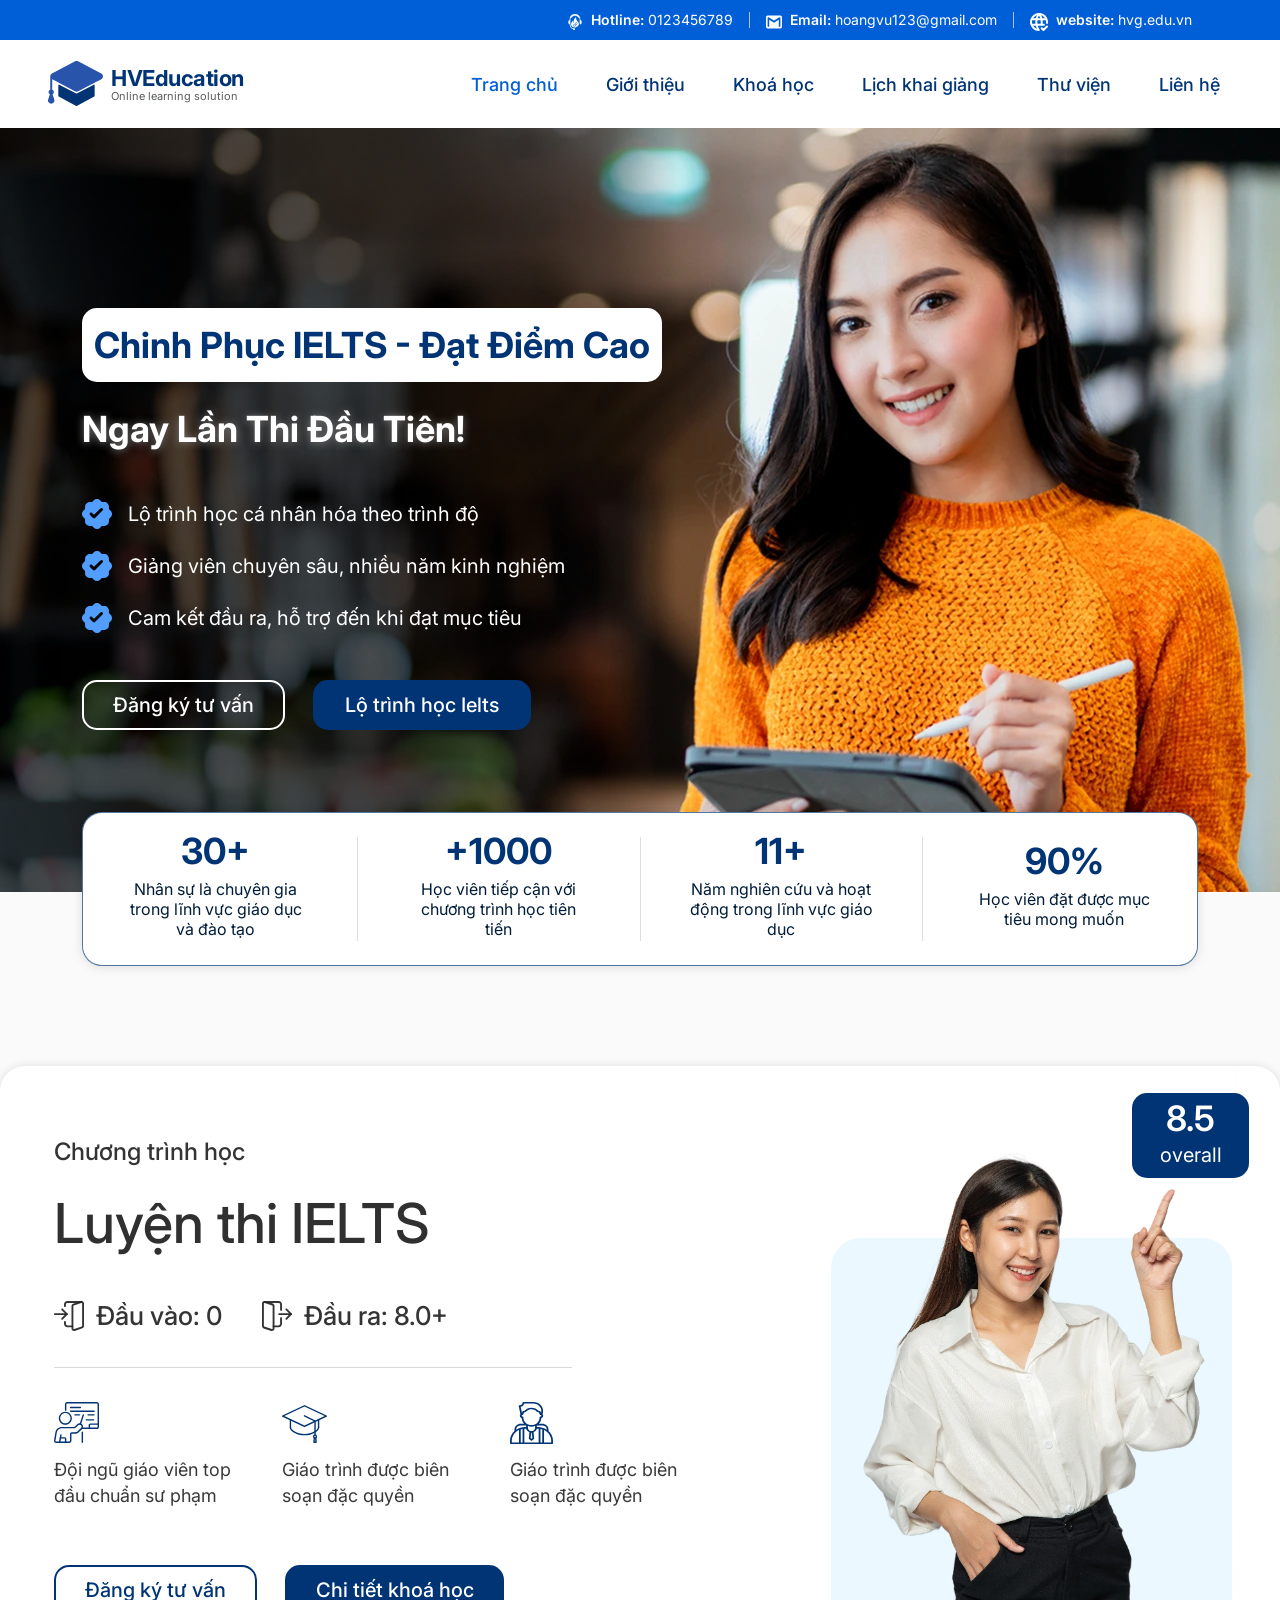
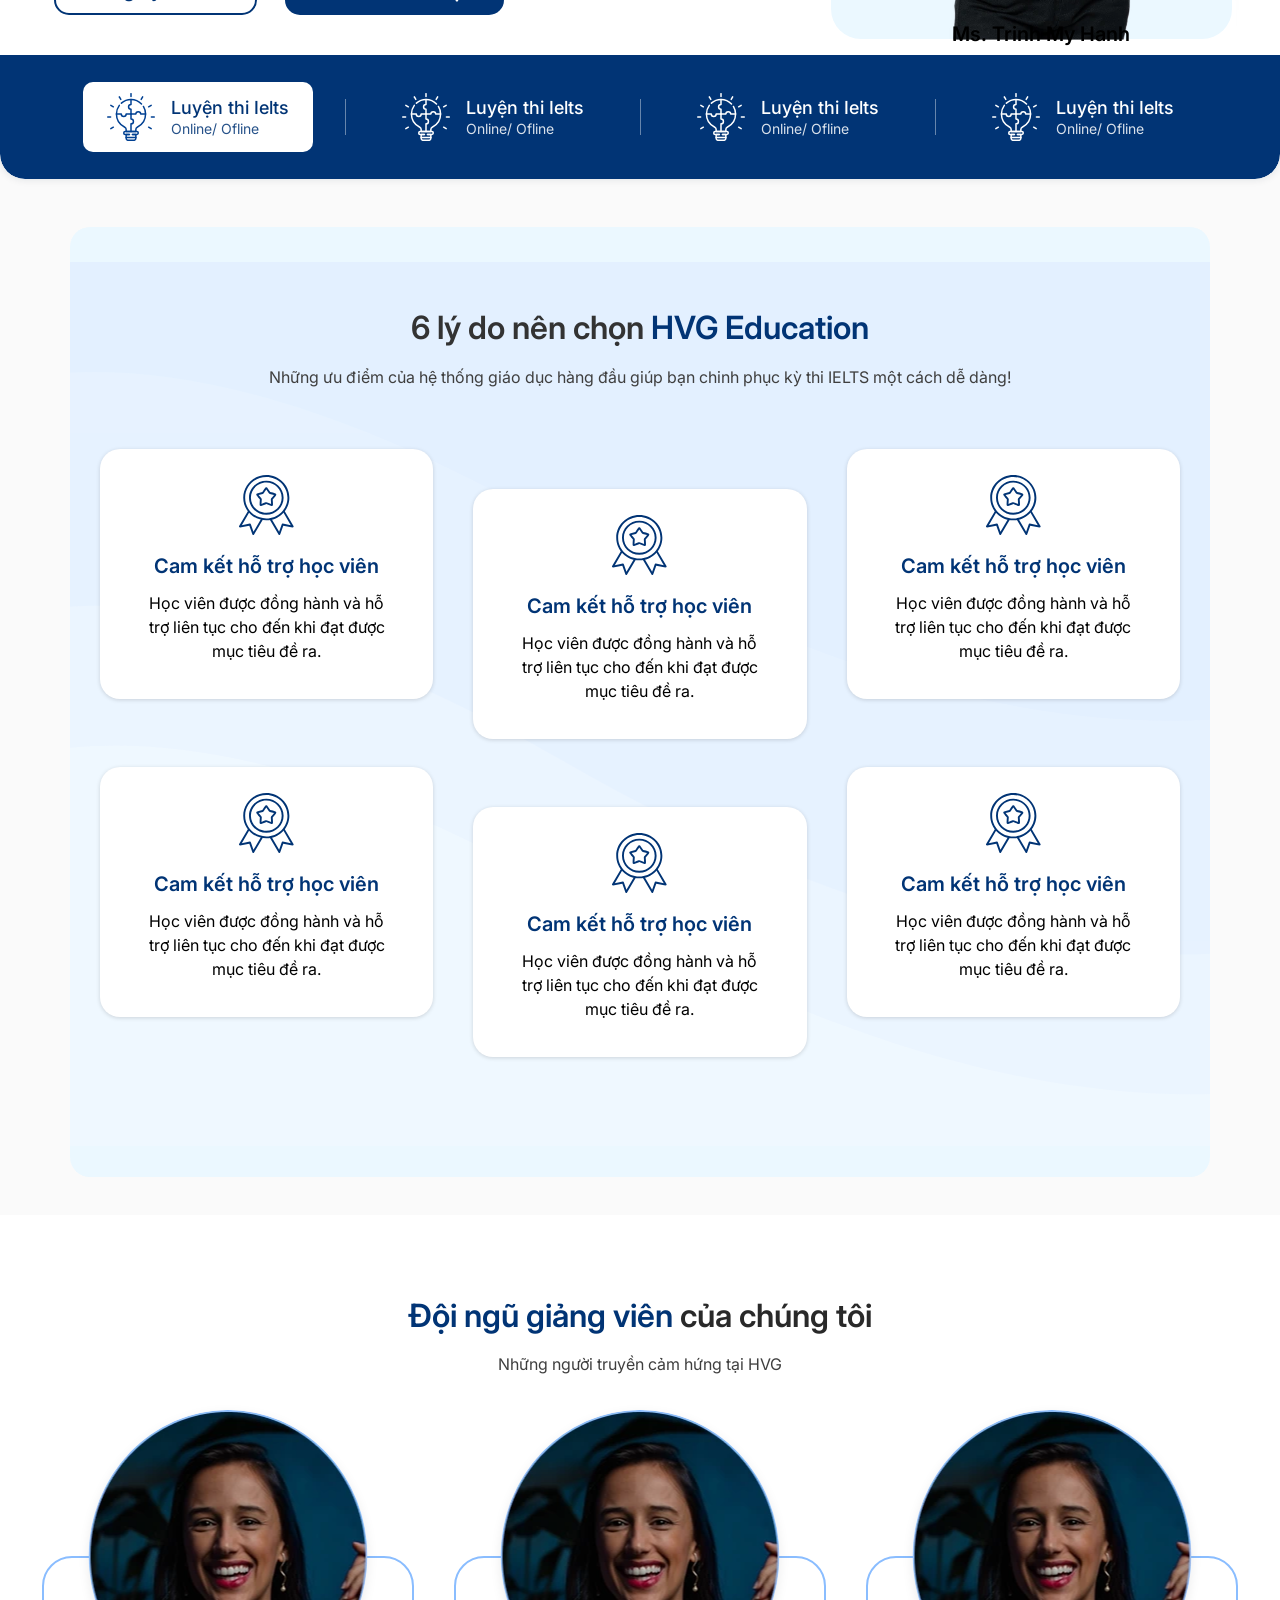
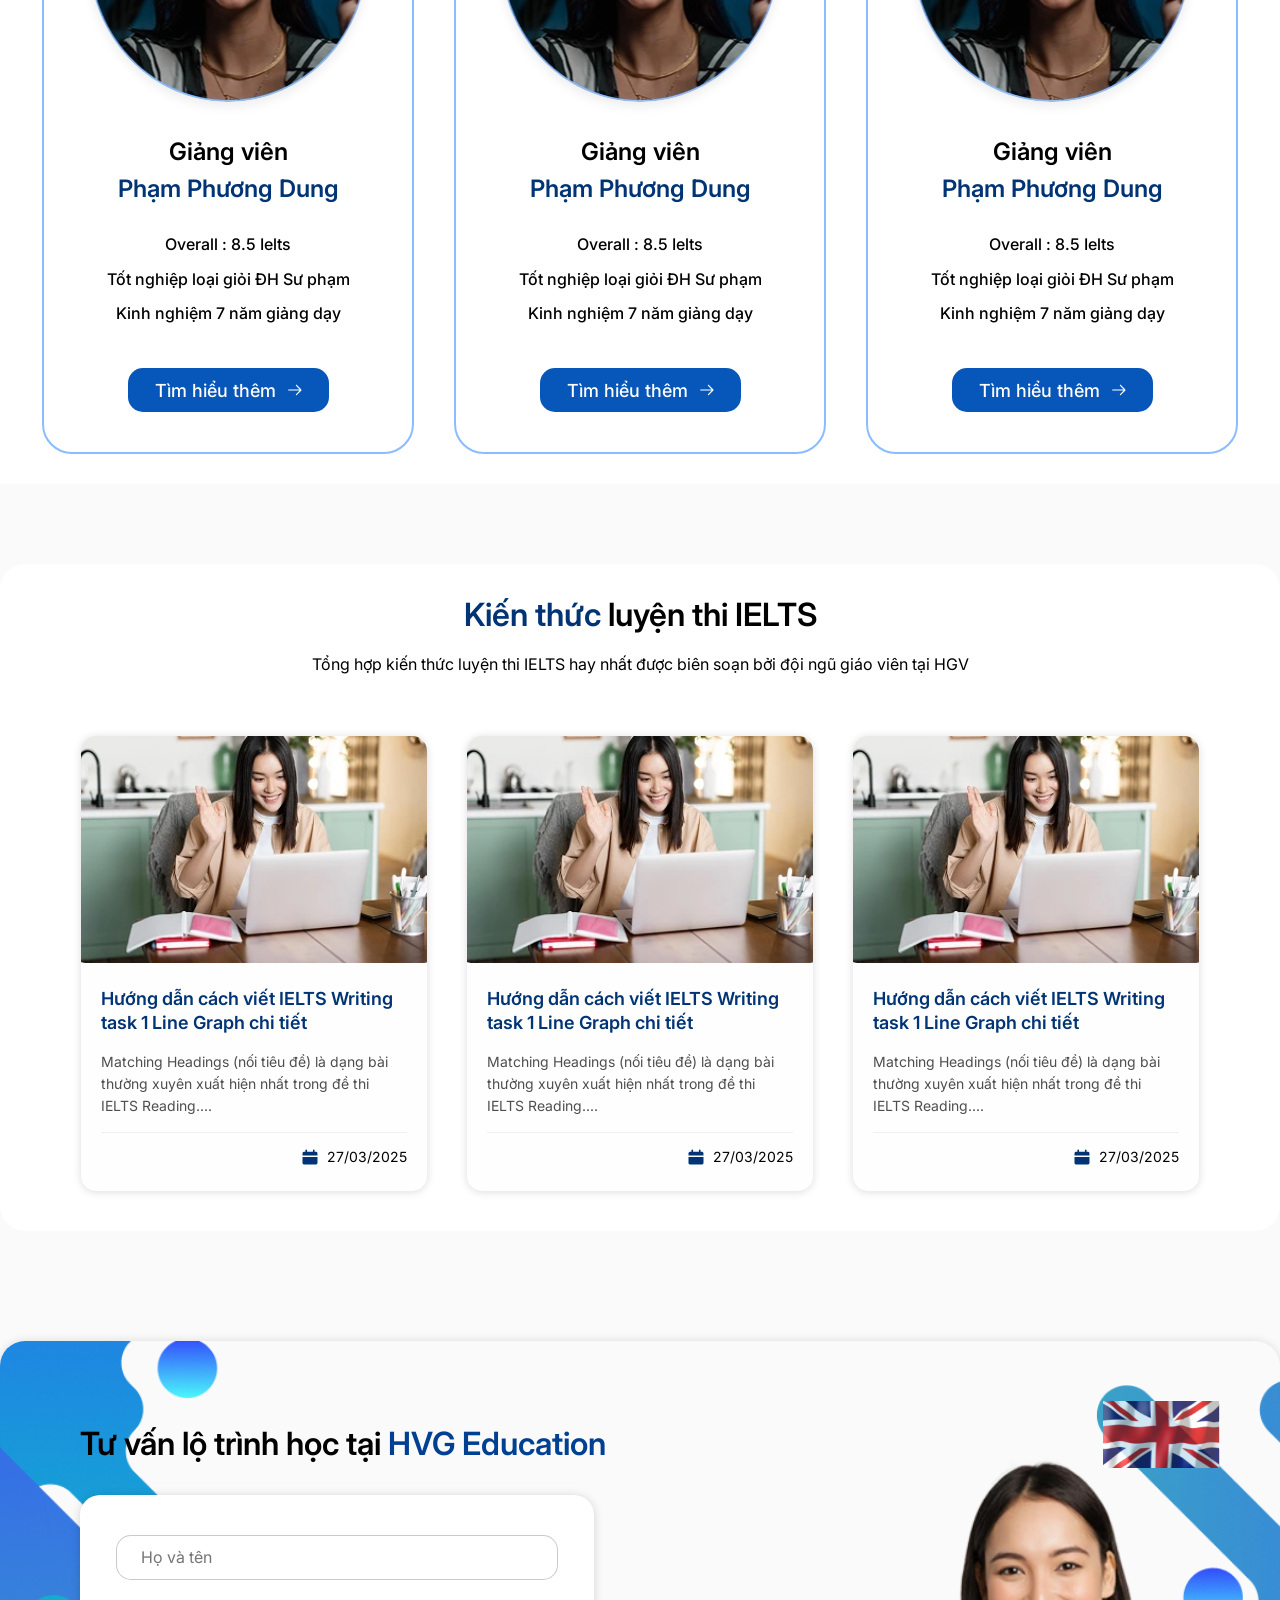
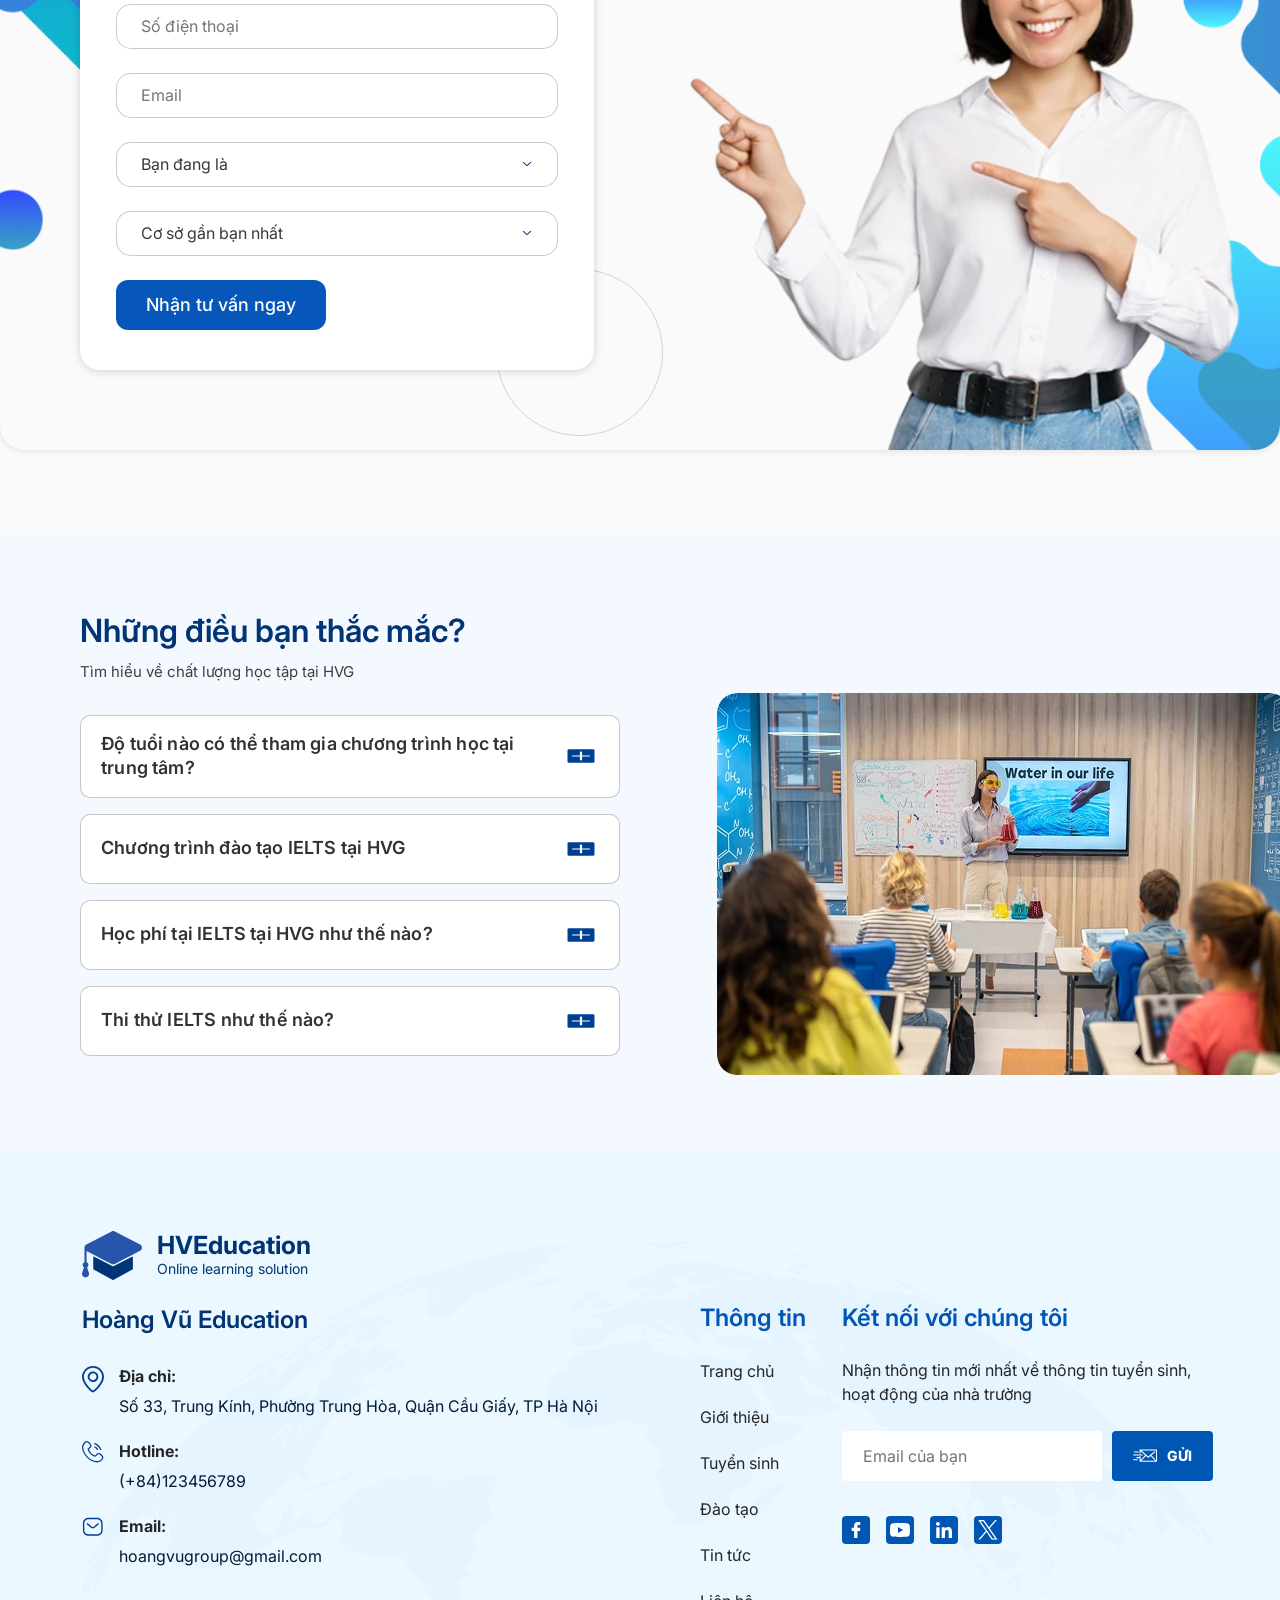
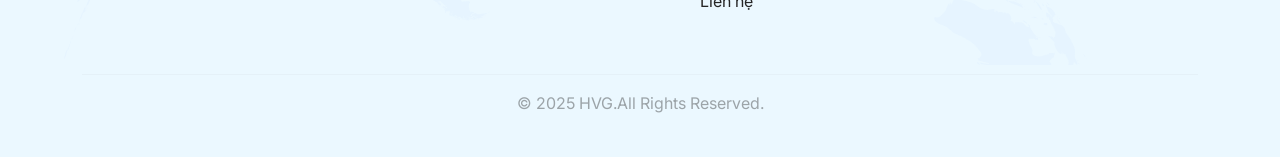
<file: index.html>
<!DOCTYPE html>
<html lang="vi">

<head>
  <meta charset="UTF-8">
  <meta name="viewport" content="width=device-width, initial-scale=1.0">
  <link rel="icon" type="image/svg+xml" href="assets/logo.svg">
  <link rel="preload" href="assets/hero-banner.webp" as="image" fetchpriority="high">

  <!-- Cấu hình các thẻ Meta SEO cơ bản để đảm bảo công cụ tìm kiếm hiểu rõ nội dung trang web -->
  <title>HVG Education - Hệ thống Anh Ngữ Quốc Tế</title>
  <meta name="description" content="HVG Education cung cấp các chương trình đào tạo Anh ngữ hàng đầu chất lượng cao.">

  <!-- Nhúng CSS Bootstrap 5 để tận dụng các class tiện ích như flexbox, responsive grid và spacing -->
  <link href="https://cdn.jsdelivr.net/npm/bootstrap@5.3.3/dist/css/bootstrap.min.css" rel="stylesheet">

  <!-- 
    Liên kết tệp CSS toàn cục (global.css):
    - Dùng để tải font chữ Google Font Inter.
    - Định nghĩa hệ màu sắc thương hiệu chủ đạo (Design Tokens) để toàn dự án sử dụng nhất quán.
  -->
  <link href="styles/global.css" rel="stylesheet">

  <!-- Liên kết tệp CSS riêng của các component như Topbar, Navbar và Footer -->
  <link href="styles/topbar.css" rel="stylesheet">
  <link href="styles/navbar.css" rel="stylesheet">
  <!-- Liên kết CSS của Hero Section (banner chính trang chủ) -->
  <link href="styles/hero.css" rel="stylesheet">
  <!-- Liên kết CSS của Courses Section (chương trình học) -->
  <link href="styles/courses.css" rel="stylesheet">
  <!-- Liên kết CSS của Reasons Section (6 lý do chọn HVG Education) -->
  <link href="styles/reasons.css" rel="stylesheet">
  <!-- Liên kết CSS của Teachers Section (Đội ngũ giảng viên) -->
  <link href="styles/teachers.css" rel="stylesheet">
  <!-- Liên kết CSS của IELTS Knowledge Section (Kiến thức luyện thi) -->
  <link href="styles/blog.css" rel="stylesheet">
  <!-- Liên kết CSS của Consultation Form Section (Tư vấn lộ trình) -->
  <link href="styles/consultation.css" rel="stylesheet">
  <!-- Liên kết CSS của FAQ Section (Câu hỏi thường gặp) -->
  <link href="styles/faq.css" rel="stylesheet">
  <link href="styles/footer.css" rel="stylesheet">
</head>

<body>

  <!-- Khai báo các vùng chứa để tải động nội dung của Topbar và Navbar qua jQuery AJAX -->
  <header>
    <div id="topbar-placeholder"></div>
    <div id="navbar-placeholder"></div>
  </header>

  <!-- 
    Hero Section: Viết trực tiếp vào index.html thay vì tải qua jQuery
    để giảm số lượng request AJAX và tránh lỗi CORS khi kiểm thử local.
  -->
  <main>
    <section class="hero-section" id="hero-section">
      <!-- Lớp hình nền hero: Đặt ảnh nền và lớp gradient phủ tối bên trái giúp chữ trắng dễ đọc -->
      <div class="hero-background">
        <!-- Placeholder: Người dùng sẽ tự thay thế đường dẫn ảnh nền -->
        <img src="assets/hero-banner.webp" alt="Hero Banner Background" class="hero-bg-image" width="1440" height="764" fetchpriority="high">
        <!-- Lớp phủ gradient: Tối dần từ trái sang để tạo tương phản cho nội dung chữ -->
        <div class="hero-gradient-overlay"></div>
      </div>

      <div class="container hero-container">
        <div class="hero-content">
          <!-- Khối tiêu đề chính: Nền trắng bo góc chứa dòng chữ thương hiệu nổi bật -->
          <div class="hero-headline-box">
            <h1 class="hero-headline">Chinh Phục IELTS - Đạt Điểm Cao</h1>
          </div>

          <!-- Dòng phụ đề: Nhấn mạnh thông điệp cam kết kết quả ngay lần thi đầu -->
          <p class="hero-subheadline">Ngay Lần Thi Đầu Tiên!</p>

          <!-- Danh sách 3 điểm nổi bật: Mỗi mục có icon check và mô tả ngắn -->
          <ul class="hero-features">
            <li class="hero-feature-item">
              <!-- Placeholder: Người dùng sẽ tự thay thế icon badge-check -->
              <img src="assets/tick.svg" alt="" class="hero-check-icon" width="30" height="30">
              <span>Lộ trình học cá nhân hóa theo trình độ</span>
            </li>
            <li class="hero-feature-item">
              <img src="assets/tick.svg" alt="" class="hero-check-icon" width="30" height="30">
              <span>Giảng viên chuyên sâu, nhiều năm kinh nghiệm</span>
            </li>
            <li class="hero-feature-item">
              <img src="assets/tick.svg" alt="" class="hero-check-icon" width="30" height="30">
              <span>Cam kết đầu ra, hỗ trợ đến khi đạt mục tiêu</span>
            </li>
          </ul>

          <!-- Nhóm nút hành động: 1 nút viền trắng + 1 nút nền navy xanh -->
          <div class="hero-cta-group">
            <a href="#" class="btn-hero-outline">Đăng ký tư vấn</a>
            <a href="#" class="btn-hero-filled">Lộ trình học Ielts</a>
          </div>
        </div>
      </div>
    </section>

    <!-- Stats Bar: Thanh thống kê nằm chồng lên phần dưới hero -->
    <section class="stats-section" id="stats-section">
      <div class="container">
        <div class="stats-bar">
          <div class="stat-item">
            <span class="stat-number">30+</span>
            <p class="stat-desc">Nhân sự là chuyên gia trong lĩnh vực giáo dục và đào tạo</p>
          </div>
          <div class="stat-divider"></div>
          <div class="stat-item">
            <span class="stat-number">+1000</span>
            <p class="stat-desc">Học viên tiếp cận với chương trình học tiên tiến</p>
          </div>
          <div class="stat-divider"></div>
          <div class="stat-item">
            <span class="stat-number">11+</span>
            <p class="stat-desc">Năm nghiên cứu và hoạt động trong lĩnh vực giáo dục</p>
          </div>
          <div class="stat-divider"></div>
          <div class="stat-item">
            <span class="stat-number">90%</span>
            <p class="stat-desc">Học viên đặt được mục tiêu mong muốn</p>
          </div>
        </div>
      </div>
    </section>

    <!-- 
      Courses Section: Phần "Chương trình học" 
      Hiển thị thông tin khóa học IELTS dạng card + thanh danh mục khoá học phía dưới.
    -->
    <section class="courses-section" id="courses-section">
      <div class="course-card">

        <!-- Phần nội dung chính: chia 2 cột (text bên trái + hình ảnh bên phải) -->
        <div class="course-card-inner">

          <!-- CỘT TRÁI: Thông tin khoá học -->
          <div class="course-info">

            <!-- Label phụ: "Chương trình học" -->
            <p class="course-label">Chương trình học</p>

            <!-- Tiêu đề chính: Tên khoá học lớn -->
            <h2 class="course-title">Luyện thi IELTS</h2>

            <!-- Thông tin đầu vào / đầu ra -->
            <div class="course-level-group">
              <div class="course-level-item">
                <!-- Placeholder: Icon đầu vào - người dùng tự thay thế -->
                <img src="assets/enter.svg" alt="" class="course-level-icon" width="30" height="30" loading="lazy">
                <span class="course-level-text">Đầu vào: 0</span>
              </div>
              <div class="course-level-item">
                <!-- Placeholder: Icon đầu ra - người dùng tự thay thế -->
                <img src="assets/exit.svg" alt="" class="course-level-icon" width="30" height="30" loading="lazy">
                <span class="course-level-text">Đầu ra: 8.0+</span>
              </div>
            </div>

            <!-- Đường phân cách ngang -->
            <div class="course-divider"></div>

            <!-- 3 điểm nổi bật của khoá học: icon + mô tả -->
            <div class="course-features">
              <div class="course-feature-item">
                <!-- Placeholder: Icon giáo viên - người dùng tự thay thế -->
                <img src="assets/teacher.svg" alt="" class="course-feature-icon" width="45" height="45" loading="lazy">
                <p class="course-feature-text">Đội ngũ giáo viên top đầu chuẩn sư phạm</p>
              </div>
              <div class="course-feature-item">
                <!-- Placeholder: Icon giáo trình - người dùng tự thay thế -->
                <img src="assets/magistrate.svg" alt="" class="course-feature-icon" width="45" height="45" loading="lazy">
                <p class="course-feature-text">Giáo trình được biên soạn đặc quyền</p>
              </div>
              <div class="course-feature-item">
                <!-- Placeholder: Icon học viên - người dùng tự thay thế -->
                <img src="assets/student.svg" alt="" class="course-feature-icon" width="45" height="45" loading="lazy">
                <p class="course-feature-text">Giáo trình được biên soạn đặc quyền</p>
              </div>
            </div>

            <!-- Nhóm nút hành động: viền navy + nền navy -->
            <div class="course-cta-group">
              <a href="#" class="btn-course-outline">Đăng ký tư vấn</a>
              <a href="#" class="btn-course-filled">Chi tiết khoá học</a>
            </div>
          </div>

          <!-- CỘT PHẢI: Hình ảnh minh hoạ + badge điểm -->
          <div class="course-visual">
            <!-- Vòng tròn xanh nhạt trang trí phía sau -->
            <div class="course-visual-circle"></div>
            <!-- Placeholder: Ảnh giáo viên - người dùng tự thay thế -->
            <img src="assets/course-teacher.webp" alt="Giáo viên IELTS" class="course-teacher-img" width="667" height="1000" loading="lazy">
            <!-- Badge hiển thị điểm overall -->
            <div class="course-score-badge">
              <span class="course-score-number">8.5</span>
              <span class="course-score-label">overall</span>
            </div>
            <!-- Tên giáo viên -->
            <p class="course-teacher-name">Ms. Trinh My Hanh</p>
          </div>

        </div>

        <!-- Thanh danh mục khoá học phía dưới card -->
        <div class="course-programs-bar">
          <ul class="course-programs-list">

            <!-- Khoá học đang được chọn (active): nền trắng -->
            <li class="course-program-item active">
              <!-- Placeholder: Icon puzzle - người dùng tự thay thế -->
              <img src="assets/puzzle.svg" alt="" class="course-program-icon" width="48" height="48" loading="lazy">
              <div class="course-program-info">
                <span class="course-program-name">Luyện thi Ielts</span>
                <span class="course-program-mode">Online/ Ofline</span>
              </div>
            </li>

            <li class="course-program-divider" aria-hidden="true"></li>

            <li class="course-program-item">
              <img src="assets/puzzle-white.svg" alt="" class="course-program-icon" width="48" height="48" loading="lazy">
              <div class="course-program-info">
                <span class="course-program-name">Luyện thi Ielts</span>
                <span class="course-program-mode">Online/ Ofline</span>
              </div>
            </li>

            <li class="course-program-divider" aria-hidden="true"></li>

            <li class="course-program-item">
              <img src="assets/puzzle-white.svg" alt="" class="course-program-icon" width="48" height="48" loading="lazy">
              <div class="course-program-info">
                <span class="course-program-name">Luyện thi Ielts</span>
                <span class="course-program-mode">Online/ Ofline</span>
              </div>
            </li>

            <li class="course-program-divider" aria-hidden="true"></li>

            <li class="course-program-item">
              <img src="assets/puzzle-white.svg" alt="" class="course-program-icon" width="48" height="48" loading="lazy">
              <div class="course-program-info">
                <span class="course-program-name">Luyện thi Ielts</span>
                <span class="course-program-mode">Online/ Ofline</span>
              </div>
            </li>

          </ul>
        </div>

      </div>
    </section>

    <!-- 
      Reasons Section: Phần "6 lý do nên chọn HVG Education"
      Hiển thị dưới dạng lưới so le (staggered grid) 3 cột trên desktop.
    -->
    <section class="reasons-section container" id="reasons-section">
      <!-- Lớp hình ảnh trang trí nền (Người dùng tự thay thế src khi có tệp SVG/ảnh thực tế) -->
      <div class="reasons-bg-decor">
        <img src="assets/reasons-bg.svg" alt="Background Decoration" class="reasons-bg-img" width="1767" height="1010" loading="lazy">
      </div>

      <div class="reasons-container">
        <!-- Tiêu đề chính và phụ đề -->
        <div class="reasons-header">
          <h2 class="reasons-title">6 lý do nên chọn <span class="reasons-title-highlight">HVG Education</span></h2>
          <p class="reasons-subtitle">Những ưu điểm của hệ thống giáo dục hàng đầu giúp bạn chinh phục kỳ thi IELTS một
            cách dễ dàng!</p>
        </div>

        <!-- Lưới hiển thị các lý do (3 cột so le) -->
        <div class="reasons-grid">

          <!-- CỘT 1: Chứa Lý do 1 và Lý do 4 -->
          <div class="reasons-col">
            <!-- Lý do 1 -->
            <div class="reason-card">
              <div class="reason-card-icon-wrap">
                <!-- Placeholder: Người dùng tự thay thế bằng file SVG/PNG của mình -->
                <img src="assets/medal.svg" alt="Icon Cam Kết" class="reason-card-icon" width="65" height="65" loading="lazy">
              </div>
              <h3 class="reason-card-title">Cam kết hỗ trợ học viên</h3>
              <p class="reason-card-desc">Học viên được đồng hành và hỗ trợ liên tục cho đến khi đạt được mục tiêu đề
                ra.</p>
            </div>

            <!-- Lý do 4 -->
            <div class="reason-card">
              <div class="reason-card-icon-wrap">
                <img src="assets/medal.svg" alt="Icon Cam Kết" class="reason-card-icon" width="65" height="65" loading="lazy">
              </div>
              <h3 class="reason-card-title">Cam kết hỗ trợ học viên</h3>
              <p class="reason-card-desc">Học viên được đồng hành và hỗ trợ liên tục cho đến khi đạt được mục tiêu đề
                ra.</p>
            </div>
          </div>

          <!-- CỘT 2: Chứa Lý do 2 và Lý do 5 (Được đẩy xuống để tạo hiệu ứng so le) -->
          <div class="reasons-col reasons-col-staggered">
            <!-- Lý do 2 -->
            <div class="reason-card">
              <div class="reason-card-icon-wrap">
                <img src="assets/medal.svg" alt="Icon Cam Kết" class="reason-card-icon" width="65" height="65" loading="lazy">
              </div>
              <h3 class="reason-card-title">Cam kết hỗ trợ học viên</h3>
              <p class="reason-card-desc">Học viên được đồng hành và hỗ trợ liên tục cho đến khi đạt được mục tiêu đề
                ra.</p>
            </div>

            <!-- Lý do 5 -->
            <div class="reason-card">
              <div class="reason-card-icon-wrap">
                <img src="assets/medal.svg" alt="Icon Cam Kết" class="reason-card-icon" width="65" height="65" loading="lazy">
              </div>
              <h3 class="reason-card-title">Cam kết hỗ trợ học viên</h3>
              <p class="reason-card-desc">Học viên được đồng hành và hỗ trợ liên tục cho đến khi đạt được mục tiêu đề
                ra.</p>
            </div>
          </div>

          <!-- CỘT 3: Chứa Lý do 3 và Lý do 6 -->
          <div class="reasons-col">
            <!-- Lý do 3 -->
            <div class="reason-card">
              <div class="reason-card-icon-wrap">
                <img src="assets/medal.svg" alt="Icon Cam Kết" class="reason-card-icon" width="65" height="65" loading="lazy">
              </div>
              <h3 class="reason-card-title">Cam kết hỗ trợ học viên</h3>
              <p class="reason-card-desc">Học viên được đồng hành và hỗ trợ liên tục cho đến khi đạt được mục tiêu đề
                ra.</p>
            </div>

            <!-- Lý do 6 -->
            <div class="reason-card">
              <div class="reason-card-icon-wrap">
                <img src="assets/medal.svg" alt="Icon Cam Kết" class="reason-card-icon" width="65" height="65" loading="lazy">
              </div>
              <h3 class="reason-card-title">Cam kết hỗ trợ học viên</h3>
              <p class="reason-card-desc">Học viên được đồng hành và hỗ trợ liên tục cho đến khi đạt được mục tiêu đề
                ra.</p>
            </div>
          </div>

        </div>
      </div>
    </section>

    <!-- 
      Teachers Section: Phần "Đội ngũ giảng viên của chúng tôi"
      Hiển thị danh sách giảng viên chất lượng cao với hình ảnh đè nửa card.
    -->
    <section class="teachers-section" id="teachers-section">
      <div class="teachers-container">
        <!-- Tiêu đề chính và phụ đề -->
        <div class="teachers-header">
          <h2 class="teachers-title"><span class="teachers-title-highlight">Đội ngũ giảng viên</span> của chúng tôi</h2>
          <p class="teachers-subtitle">Những người truyền cảm hứng tại HVG</p>
        </div>

        <!-- Lưới hiển thị danh sách giảng viên (3 cột) -->
        <div class="teachers-grid">

          <!-- Giảng viên 1 -->
          <div class="teacher-card">
            <div class="teacher-avatar-wrap">
              <img src="assets/teacher.webp" alt="Giảng viên Phạm Phương Dung" class="teacher-avatar" width="279" height="292" loading="lazy">
            </div>
            <h3 class="teacher-role">Giảng viên</h3>
            <h4 class="teacher-name">Phạm Phương Dung</h4>
            <div class="teacher-details">
              <p class="teacher-detail-item">Overall : 8.5 Ielts</p>
              <p class="teacher-detail-item">Tốt nghiệp loại giỏi ĐH Sư phạm</p>
              <p class="teacher-detail-item">Kinh nghiệm 7 năm giảng dạy</p>
            </div>
            <a href="#" class="btn-teacher-more">
              Tìm hiểu thêm
              <img src="assets/arrow-right.svg" alt="" width="14" height="14" loading="lazy">
            </a>
          </div>

          <!-- Giảng viên 2 -->
          <div class="teacher-card">
            <div class="teacher-avatar-wrap">
              <img src="assets/teacher.webp" alt="Giảng viên Phạm Phương Dung" class="teacher-avatar" width="279" height="292" loading="lazy">
            </div>
            <h3 class="teacher-role">Giảng viên</h3>
            <h4 class="teacher-name">Phạm Phương Dung</h4>
            <div class="teacher-details">
              <p class="teacher-detail-item">Overall : 8.5 Ielts</p>
              <p class="teacher-detail-item">Tốt nghiệp loại giỏi ĐH Sư phạm</p>
              <p class="teacher-detail-item">Kinh nghiệm 7 năm giảng dạy</p>
            </div>
            <a href="#" class="btn-teacher-more">
              Tìm hiểu thêm
              <img src="assets/arrow-right.svg" alt="" width="14" height="14" loading="lazy">
            </a>
          </div>

          <!-- Giảng viên 3 -->
          <div class="teacher-card">
            <div class="teacher-avatar-wrap">
              <img src="assets/teacher.webp" alt="Giảng viên Phạm Phương Dung" class="teacher-avatar" width="279" height="292" loading="lazy">
            </div>
            <h3 class="teacher-role">Giảng viên</h3>
            <h4 class="teacher-name">Phạm Phương Dung</h4>
            <div class="teacher-details">
              <p class="teacher-detail-item">Overall : 8.5 Ielts</p>
              <p class="teacher-detail-item">Tốt nghiệp loại giỏi ĐH Sư phạm</p>
              <p class="teacher-detail-item">Kinh nghiệm 7 năm giảng dạy</p>
            </div>
            <a href="#" class="btn-teacher-more">
              Tìm hiểu thêm
              <img src="assets/arrow-right.svg" alt="" width="14" height="14" loading="lazy">
            </a>
          </div>

    </section>

    <!-- 
      Knowledge Section: Phần "Kiến thức luyện thi IELTS"
      Hiển thị các bài viết chia sẻ kiến thức hữu ích từ đội ngũ giáo viên.
    -->
    <section class="knowledge-section" id="knowledge-section">
      <div class="knowledge-container">
        <!-- Tiêu đề chính và phụ đề -->
        <div class="knowledge-header">
          <h2 class="knowledge-title"><span class="knowledge-title-highlight">Kiến thức</span> luyện thi IELTS</h2>
          <p class="knowledge-subtitle">Tổng hợp kiến thức luyện thi IELTS hay nhất được biên soạn bởi đội ngũ giáo viên
            tại HGV</p>
        </div>

        <!-- Lưới hiển thị danh sách bài viết (3 cột) -->
        <div class="knowledge-grid">

          <!-- Bài viết 1 -->
          <div class="knowledge-card">
            <div class="knowledge-card-cover">
              <img src="assets/blog-banner.webp" alt="Hướng dẫn cách viết IELTS Writing task 1 Line Graph chi tiết"
                class="knowledge-card-img" width="346" height="214" loading="lazy">
            </div>
            <div class="knowledge-card-body">
              <h3 class="knowledge-card-title">
                <a href="#">Hướng dẫn cách viết IELTS Writing task 1 Line Graph chi tiết</a>
              </h3>
              <p class="knowledge-card-desc">Matching Headings (nối tiêu đề) là dạng bài thường xuyên xuất hiện nhất
                trong đề thi IELTS Reading....</p>
              <div class="knowledge-card-footer">
                <div class="knowledge-card-date-icon">
                  <img src="assets/calendar.svg" alt="Calendar Icon" width="18" height="18" loading="lazy">
                </div>
                <span class="knowledge-card-date-text">27/03/2025</span>
              </div>
            </div>
          </div>

          <!-- Bài viết 2 -->
          <div class="knowledge-card">
            <div class="knowledge-card-cover">
              <img src="assets/blog-banner.webp" alt="Hướng dẫn cách viết IELTS Writing task 1 Line Graph chi tiết"
                class="knowledge-card-img" width="346" height="214" loading="lazy">
            </div>
            <div class="knowledge-card-body">
              <h3 class="knowledge-card-title">
                <a href="#">Hướng dẫn cách viết IELTS Writing task 1 Line Graph chi tiết</a>
              </h3>
              <p class="knowledge-card-desc">Matching Headings (nối tiêu đề) là dạng bài thường xuyên xuất hiện nhất
                trong đề thi IELTS Reading....</p>
              <div class="knowledge-card-footer">
                <div class="knowledge-card-date-icon">
                  <img src="assets/calendar.svg" alt="Calendar Icon" width="18" height="18" loading="lazy">
                </div>
                <span class="knowledge-card-date-text">27/03/2025</span>
              </div>
            </div>
          </div>

          <!-- Bài viết 3 -->
          <div class="knowledge-card">
            <div class="knowledge-card-cover">
              <img src="assets/blog-banner.webp" alt="Hướng dẫn cách viết IELTS Writing task 1 Line Graph chi tiết"
                class="knowledge-card-img" width="346" height="214" loading="lazy">
            </div>
            <div class="knowledge-card-body">
              <h3 class="knowledge-card-title">
                <a href="#">Hướng dẫn cách viết IELTS Writing task 1 Line Graph chi tiết</a>
              </h3>
              <p class="knowledge-card-desc">Matching Headings (nối tiêu đề) là dạng bài thường xuyên xuất hiện nhất
                trong đề thi IELTS Reading....</p>
              <div class="knowledge-card-footer">
                <div class="knowledge-card-date-icon">
                  <img src="assets/calendar.svg" alt="Calendar Icon" width="18" height="18" loading="lazy">
                </div>
                <span class="knowledge-card-date-text">27/03/2025</span>
              </div>
            </div>
          </div>

    </section>

    <!-- 
      Consultation Section: Phần "Tư vấn lộ trình học tại HVG Education"
      Hiển thị form đăng ký tư vấn và hình ảnh minh họa học viên bên phải.
    -->
    <section class="consultation-section" id="consultation-section">
      <!-- Icon lá cờ Anh quốc trang trí góc trên bên phải (Học viên tự thay thế ảnh khi cần) -->
      <div class="consultation-uk-flag">
        <img src="assets/uk-flag.svg" alt="UK Flag Decor" width="117" height="67" loading="lazy">
      </div>

      <!-- Vòng tròn trang trí phía sau -->
      <div class="consultation-decor-circle"></div>

      <div class="consultation-container">
        <!-- Cột bên trái: Tiêu đề và Form đăng ký -->
        <div class="consultation-content">
          <h2 class="consultation-title">Tư vấn lộ trình học tại <span class="consultation-title-highlight">HVG
              Education</span></h2>

          <form class="consultation-form-card" action="#" method="POST">
            <!-- Trường: Họ và tên -->
            <div class="consultation-form-group">
              <input type="text" class="consultation-form-input" placeholder="Họ và tên" required>
            </div>

            <!-- Trường: Số điện thoại -->
            <div class="consultation-form-group">
              <input type="tel" class="consultation-form-input" placeholder="Số điện thoại" required>
            </div>

            <!-- Trường: Email -->
            <div class="consultation-form-group">
              <input type="email" class="consultation-form-input" placeholder="Email" required>
            </div>

            <!-- Trường: Bạn đang là (Select Dropdown) -->
            <div class="consultation-form-group">
              <select class="consultation-form-select" required>
                <option value="" disabled selected hidden>Bạn đang là</option>
                <option value="student">Học sinh / Sinh viên</option>
                <option value="worker">Người đi làm</option>
                <option value="other">Khác</option>
              </select>
            </div>

            <!-- Trường: Cơ sở gần bạn nhất (Select Dropdown) -->
            <div class="consultation-form-group">
              <select class="consultation-form-select" required>
                <option value="" disabled selected hidden>Cơ sở gần bạn nhất</option>
                <option value="hn">Hà Nội</option>
                <option value="hcm">TP. Hồ Chí Minh</option>
                <option value="dn">Đà Nẵng</option>
              </select>
            </div>

            <!-- Nút gửi form -->
            <button type="submit" class="btn-consultation-submit">Nhận tư vấn ngay</button>
          </form>
        </div>

        <!-- Cột bên phải: Hình ảnh học viên chỉ tay -->
        <div class="consultation-visual">
          <!-- Placeholder học viên chỉ tay (Đã chuẩn bị sẵn ảnh minh họa) -->
          <img src="assets/pointer.webp" alt="Student pointing to form" class="consultation-student-img" width="471" height="539" loading="lazy">
        </div>
    </section>

    <!-- 
      FAQ Section: Phần "Những điều bạn thắc mắc?"
      Hiển thị các câu hỏi thường gặp dạng accordion cùng hình ảnh lớp học bên phải.
    -->
    <section class="faq-section" id="faq-section">
      <div class="faq-container">
        <!-- Cột bên trái: Danh sách câu hỏi Accordion -->
        <div class="faq-content">
          <h2 class="faq-title">Những điều bạn thắc mắc?</h2>
          <p class="faq-subtitle">Tìm hiểu về chất lượng học tập tại HVG</p>

          <div class="faq-accordion">
            <!-- Câu hỏi 1 -->
            <div class="faq-item">
              <div class="faq-header">
                <h3 class="faq-question">Độ tuổi nào có thể tham gia chương trình học tại trung tâm?</h3>
                <div class="faq-icon">
                  <img src="assets/plus-fill.svg" alt="Toggle Icon" width="36" height="36" loading="lazy">
                </div>
              </div>
              <div class="faq-answer">
                <p class="faq-answer-inner">
                  Chương trình của HVG được xây dựng đa dạng cho học sinh từ 12 tuổi trở lên, sinh viên và người đi làm
                  muốn cải thiện kỹ năng tiếng Anh và thi chứng chỉ IELTS.
                </p>
              </div>
            </div>

            <!-- Câu hỏi 2 -->
            <div class="faq-item">
              <div class="faq-header">
                <h3 class="faq-question">Chương trình đào tạo IELTS tại HVG</h3>
                <div class="faq-icon">
                  <img src="assets/plus-fill.svg" alt="Toggle Icon" width="36" height="36" loading="lazy">
                </div>
              </div>
              <div class="faq-answer">
                <p class="faq-answer-inner">
                  HVG cung cấp lộ trình học cá nhân hóa toàn diện từ cơ bản đến nâng cao (cam kết đầu ra 6.5 - 8.0+),
                  tập trung phát triển đều 4 kỹ năng Nghe - Nói - Đọc - Viết.
                </p>
              </div>
            </div>

            <!-- Câu hỏi 3 -->
            <div class="faq-item">
              <div class="faq-header">
                <h3 class="faq-question">Học phí tại IELTS tại HVG như thế nào?</h3>
                <div class="faq-icon">
                  <img src="assets/plus-fill.svg" alt="Toggle Icon" width="36" height="36" loading="lazy">
                </div>
              </div>
              <div class="faq-answer">
                <p class="faq-answer-inner">
                  Học phí tại HVG cực kỳ linh hoạt, phù hợp với lộ trình học tập của từng học viên. Trung tâm thường
                  xuyên có các chương trình học bổng và ưu đãi hấp dẫn.
                </p>
              </div>
            </div>

            <!-- Câu hỏi 4 -->
            <div class="faq-item">
              <div class="faq-header">
                <h3 class="faq-question">Thi thử IELTS như thế nào?</h3>
                <div class="faq-icon">
                  <img src="assets/plus-fill.svg" alt="Toggle Icon" width="36" height="36" loading="lazy">
                </div>
              </div>
              <div class="faq-answer">
                <p class="faq-answer-inner">
                  Học viên được tham gia các kỳ thi thử (Mock Test) miễn phí định kỳ với đề thi thật cập nhật liên tục
                  để đánh giá chính xác trình độ hiện tại.
                </p>
              </div>
            </div>

          </div>
        </div>

        <!-- Cột bên phải: Hình ảnh minh họa lớp học -->
        <div class="faq-visual">
          <img src="assets/qna-banner.webp" alt="Classroom at HVG" class="faq-classroom-img" width="573" height="382" loading="lazy">
        </div>
      </div>
    </section>

  </main>

  <!-- Khai báo vùng chứa của Footer để tải động nội dung từ footer.html qua jQuery AJAX -->
  <footer>
    <div id="footer-placeholder"></div>
  </footer>

  <!-- 
    Nhúng thư viện jQuery CDN phiên bản 3.7.1:
    - Bắt buộc phải nhúng thư viện này trước tệp scripts/main.js tự viết nhằm sử dụng hàm $.load()
  -->
  <script src="https://code.jquery.com/jquery-3.7.1.min.js"></script>

  <!-- Nhúng thư viện Bootstrap Bundle (chứa cả Popper.js) hỗ trợ các tính năng động trong tương lai của Bootstrap -->
  <script src="https://cdn.jsdelivr.net/npm/bootstrap@5.3.3/dist/js/bootstrap.bundle.min.js"></script>

  <!-- 
    Liên kết tệp JavaScript điều khiển chính (main.js):
    - Đã tách mã khởi chạy jQuery load các component (Topbar, Navbar, Footer) ra khỏi index.html.
  -->
  <script src="scripts/main.js"></script>
</body>

</html>
</file>
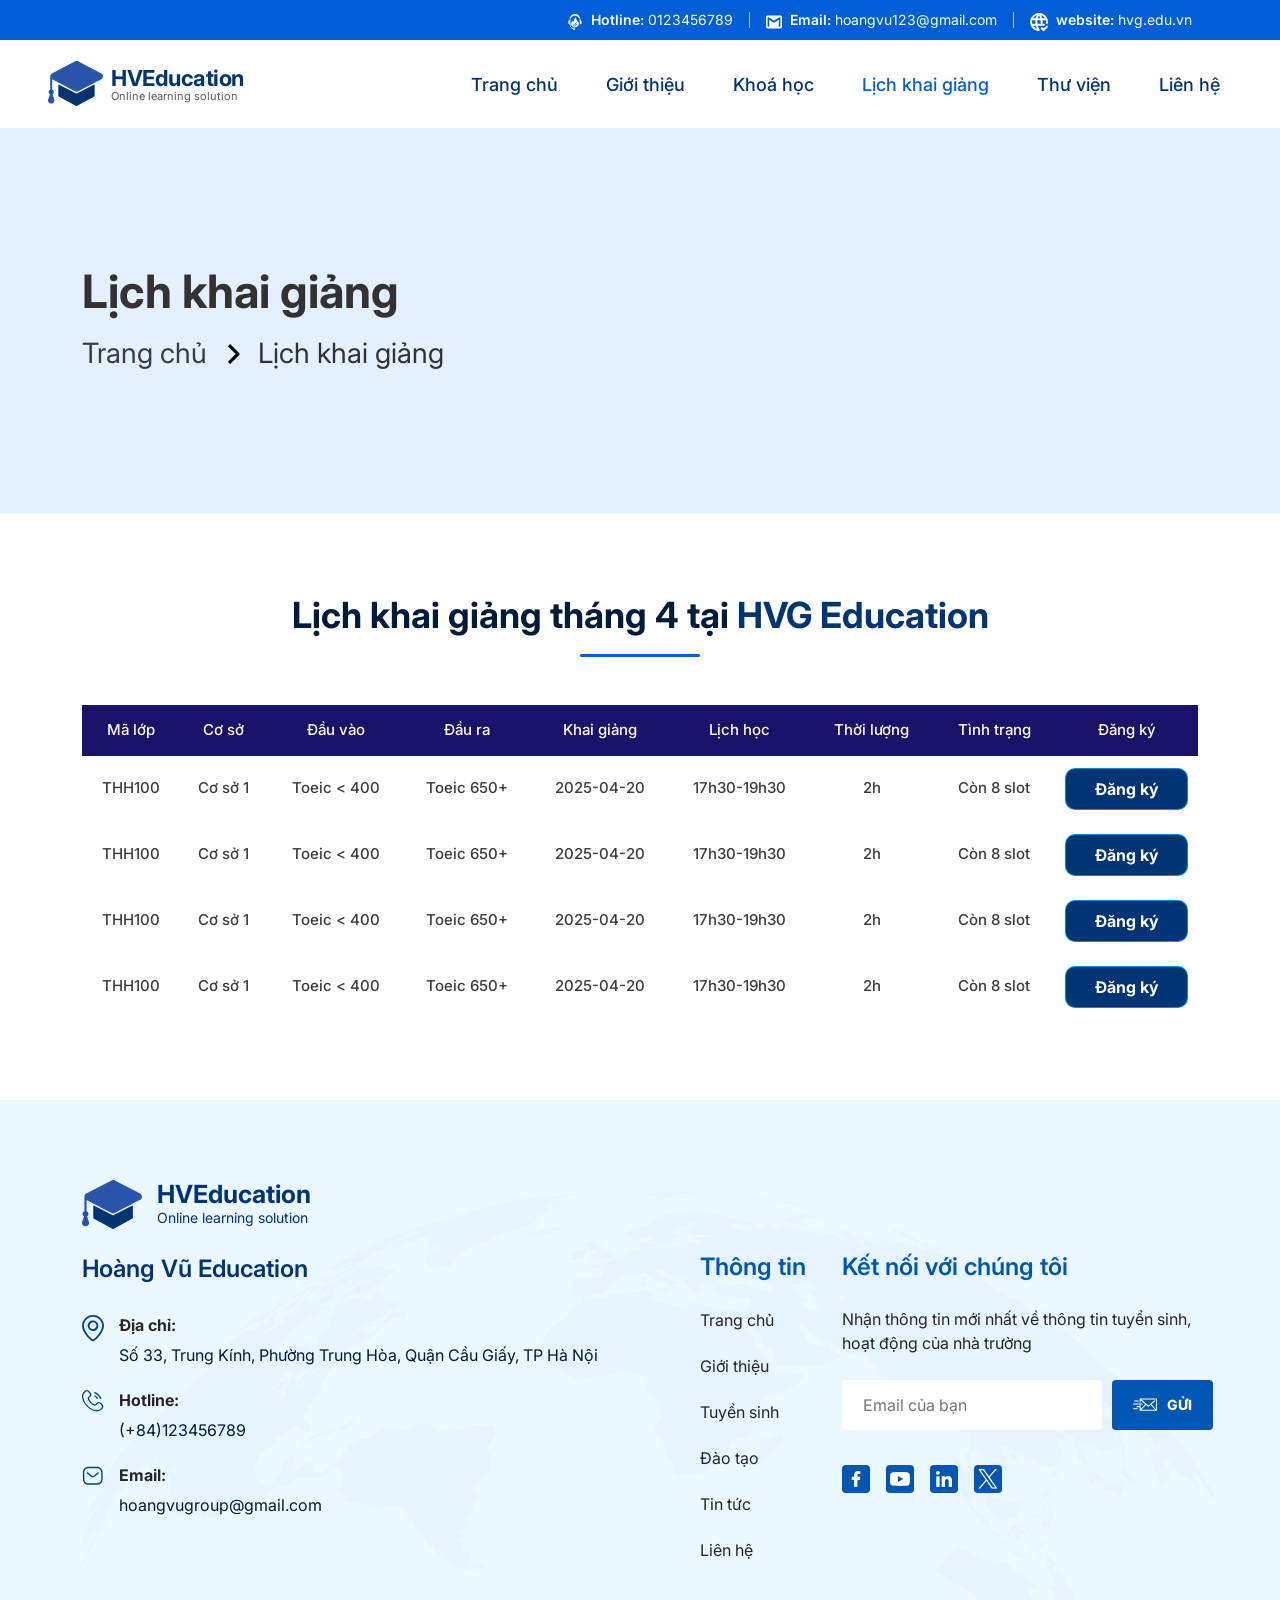
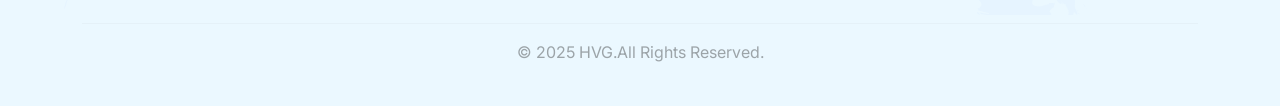
<file: pages/calendar.html>
<!DOCTYPE html>
<html lang="vi">

<head>
  <meta charset="UTF-8">
  <meta name="viewport" content="width=device-width, initial-scale=1.0">
  <link rel="icon" type="image/svg+xml" href="../assets/logo.svg">

  <!-- Cấu hình các thẻ Meta SEO cơ bản để đảm bảo công cụ tìm kiếm hiểu rõ nội dung trang web -->
  <title>Lịch khai giảng - HVG Education</title>
  <meta name="description" content="HVG Education cung cấp các chương trình đào tạo Anh ngữ hàng đầu chất lượng cao.">

  <!-- Nhúng CSS Bootstrap 5 để tận dụng các class tiện ích như flexbox, responsive grid và spacing -->
  <link href="https://cdn.jsdelivr.net/npm/bootstrap@5.3.3/dist/css/bootstrap.min.css" rel="stylesheet">

  <!-- 
    Liên kết tệp CSS toàn cục (global.css):
    - Dùng để tải font chữ Google Font Inter.
    - Định nghĩa hệ màu sắc thương hiệu chủ đạo (Design Tokens) để toàn dự án sử dụng nhất quán.
  -->
  <link href="../styles/global.css" rel="stylesheet">

  <!-- Liên kết tệp CSS riêng của các component như Topbar, Navbar và Footer -->
  <link href="../styles/topbar.css" rel="stylesheet">
  <link href="../styles/navbar.css" rel="stylesheet">
  <link href="../styles/footer.css" rel="stylesheet">
  <link href="../styles/breadcrumb.css" rel="stylesheet">
  <link href="../styles/calendar.css" rel="stylesheet">
</head>

<body>

  <!-- Khai báo các vùng chứa để tải động nội dung của Topbar và Navbar qua jQuery AJAX -->
  <header>
    <div id="topbar-placeholder"></div>
    <div id="navbar-placeholder"></div>
  </header>
  <!-- Breadcrumb Header Banner (Figma Node 1:2858) -->
  <section class="breadcrumb-banner">
    <div class="container">
      <h1 class="breadcrumb-title">Lịch khai giảng</h1>
      <nav aria-label="breadcrumb">
        <ol class="breadcrumb-list">
          <li class="breadcrumb-item"><a href="../index.html" class="breadcrumb-link">Trang chủ</a></li>
          <li class="breadcrumb-separator">
            <img src="../assets/arrow-right-filled.svg" alt="arrow right">
          </li>
          <li class="breadcrumb-item active" aria-current="page">Lịch khai giảng</li>
        </ol>
      </nav>
    </div>
  </section>

  <main>
    <!-- Phần Lịch khai giảng (Figma Node 1:3232) -->
    <section class="schedule-section">
      <div class="container">
        <!-- Tiêu đề chính và gạch chân trang trí -->
        <div class="schedule-header">
          <h2 class="schedule-title">Lịch khai giảng tháng 4 tại <span class="text-highlight">HVG Education</span></h2>
          <div class="schedule-decor-line"></div>
        </div>

        <!-- Bọc bảng trong thẻ responsive của Bootstrap để hỗ trợ thanh cuộn ngang trên di động tránh tràn khung -->
        <div class="schedule-table-card">
          <div class="table-responsive">
            <table class="table schedule-table align-middle">
              <thead>
                <tr>
                  <th scope="col">Mã lớp</th>
                  <th scope="col">Cơ sở</th>
                  <th scope="col">Đầu vào</th>
                  <th scope="col">Đầu ra</th>
                  <th scope="col">Khai giảng</th>
                  <th scope="col">Lịch học</th>
                  <th scope="col">Thời lượng</th>
                  <th scope="col">Tình trạng</th>
                  <th scope="col" class="col-register">Đăng ký</th>
                </tr>
              </thead>
              <tbody>
                <!-- Hàng lớp học 1 -->
                <tr>
                  <td>THH100</td>
                  <td>Cơ sở 1</td>
                  <td>Toeic &lt; 400</td>
                  <td>Toeic 650+</td>
                  <td>2025-04-20</td>
                  <td>17h30-19h30</td>
                  <td>2h</td>
                  <td>Còn 8 slot</td>
                  <td class="col-register">
                    <a href="/index.html#lien-he" class="btn-register-table">Đăng ký</a>
                  </td>
                </tr>
                <!-- Hàng lớp học 2 -->
                <tr>
                  <td>THH100</td>
                  <td>Cơ sở 1</td>
                  <td>Toeic &lt; 400</td>
                  <td>Toeic 650+</td>
                  <td>2025-04-20</td>
                  <td>17h30-19h30</td>
                  <td>2h</td>
                  <td>Còn 8 slot</td>
                  <td class="col-register">
                    <a href="/index.html#lien-he" class="btn-register-table">Đăng ký</a>
                  </td>
                </tr>
                <!-- Hàng lớp học 3 -->
                <tr>
                  <td>THH100</td>
                  <td>Cơ sở 1</td>
                  <td>Toeic &lt; 400</td>
                  <td>Toeic 650+</td>
                  <td>2025-04-20</td>
                  <td>17h30-19h30</td>
                  <td>2h</td>
                  <td>Còn 8 slot</td>
                  <td class="col-register">
                    <a href="/index.html#lien-he" class="btn-register-table">Đăng ký</a>
                  </td>
                </tr>
                <!-- Hàng lớp học 4 -->
                <tr>
                  <td>THH100</td>
                  <td>Cơ sở 1</td>
                  <td>Toeic &lt; 400</td>
                  <td>Toeic 650+</td>
                  <td>2025-04-20</td>
                  <td>17h30-19h30</td>
                  <td>2h</td>
                  <td>Còn 8 slot</td>
                  <td class="col-register">
                    <a href="/index.html#lien-he" class="btn-register-table">Đăng ký</a>
                  </td>
                </tr>
              </tbody>
            </table>
          </div>
        </div>
      </div>
    </section>
  </main>

  <!-- Khai báo vùng chứa của Footer để tải động nội dung từ footer.html qua jQuery AJAX -->
  <footer>
    <div id="footer-placeholder"></div>
  </footer>

  <!-- 
    Nhúng thư viện jQuery CDN phiên bản 3.7.1:
    - Bắt buộc phải nhúng thư viện này trước tệp scripts/main.js tự viết nhằm sử dụng hàm $.load()
  -->
  <script src="https://code.jquery.com/jquery-3.7.1.min.js"></script>

  <!-- Nhúng thư viện Bootstrap Bundle (chứa cả Popper.js) hỗ trợ các tính năng động trong tương lai của Bootstrap -->
  <script src="https://cdn.jsdelivr.net/npm/bootstrap@5.3.3/dist/js/bootstrap.bundle.min.js"></script>

  <!-- 
    Liên kết tệp JavaScript điều khiển chính (main.js):
    - Đã tách mã khởi chạy jQuery load các component (Topbar, Navbar, Footer) ra khỏi index.html.
  -->
  <script src="../scripts/main.js"></script>
</body>

</html>
</file>
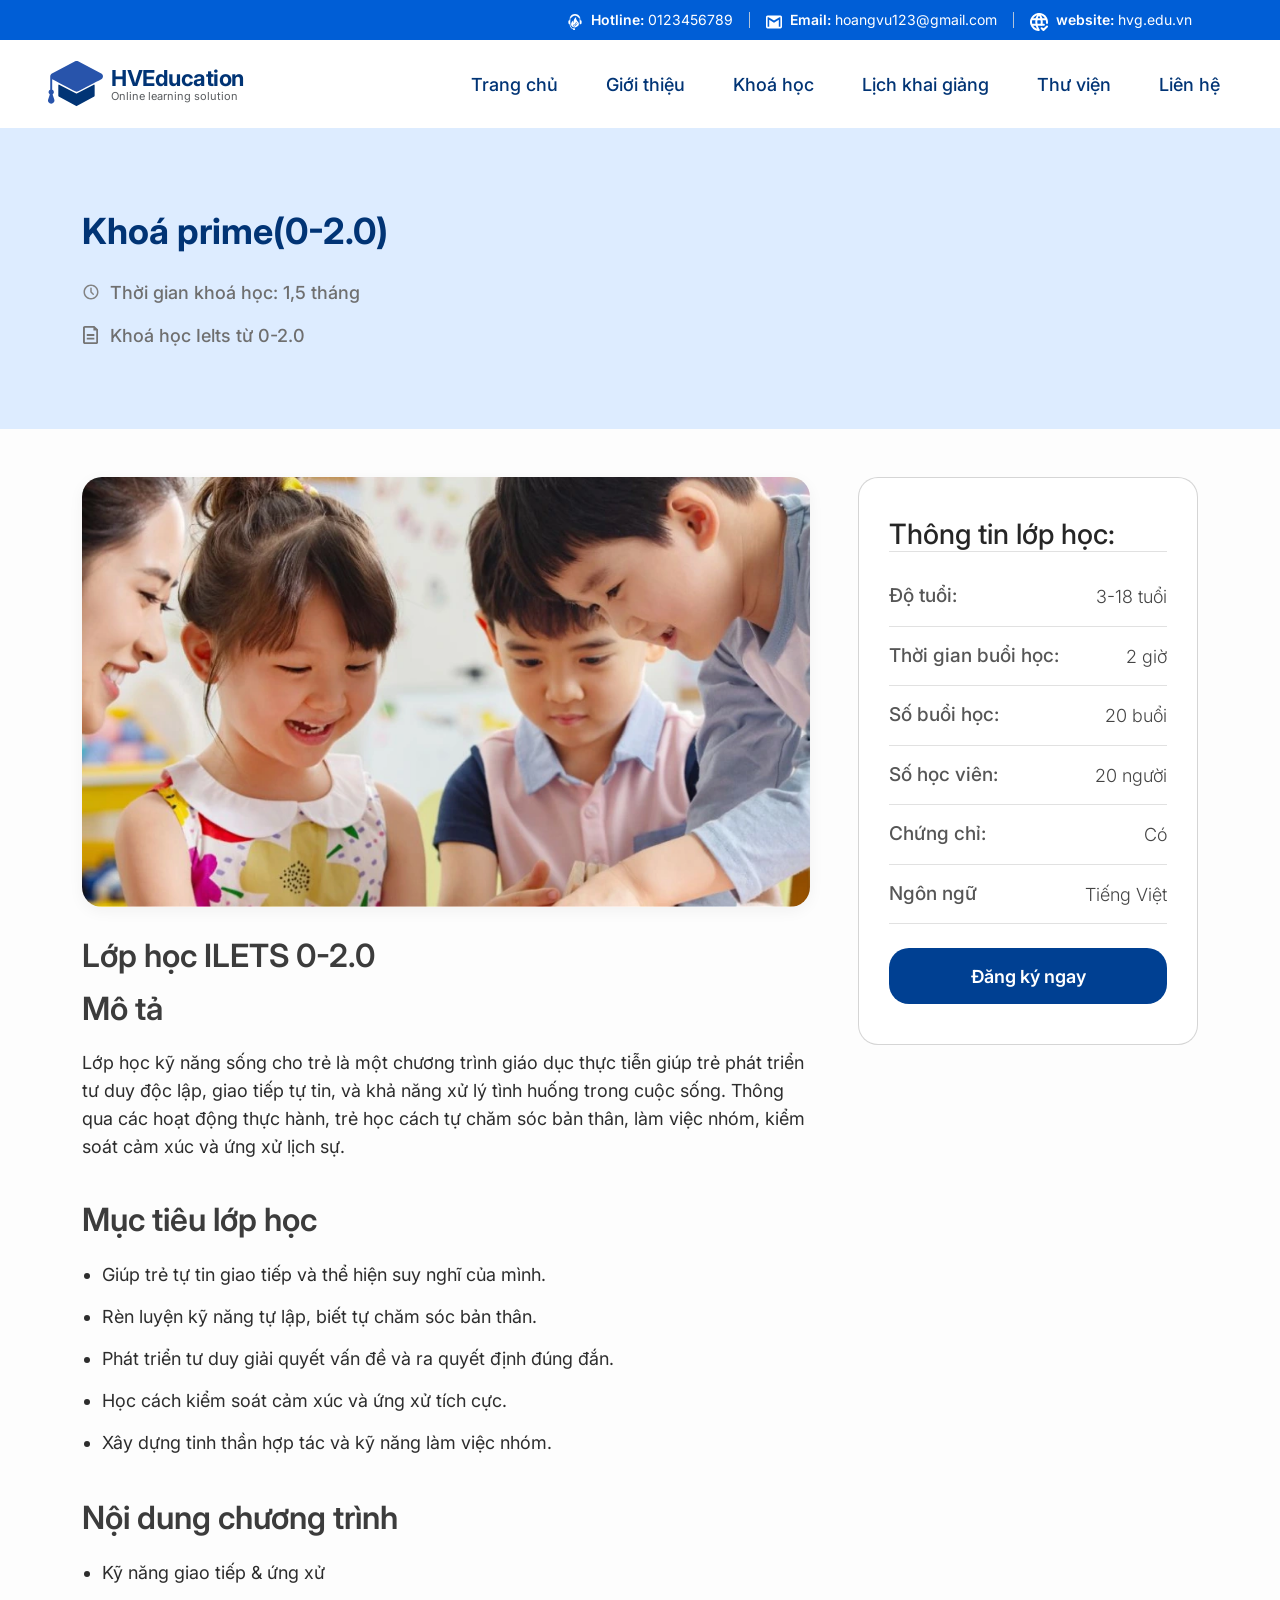
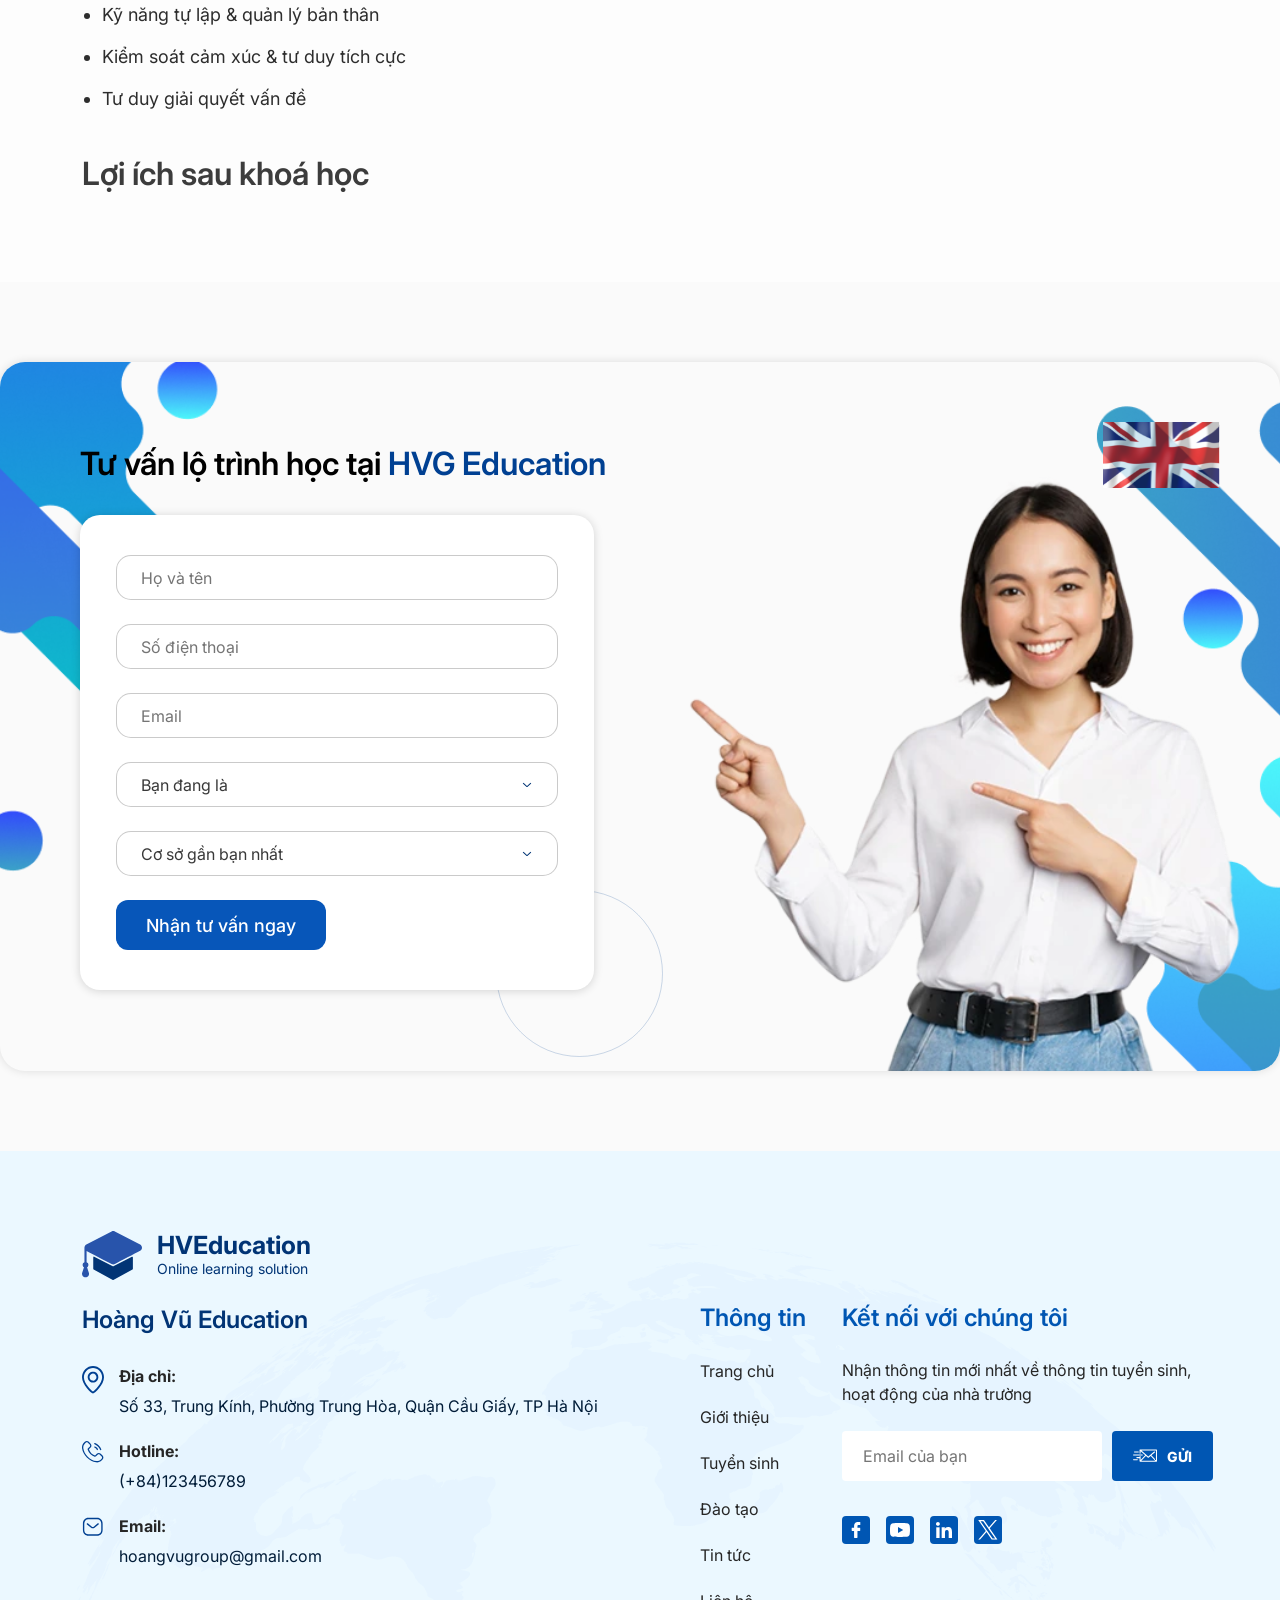
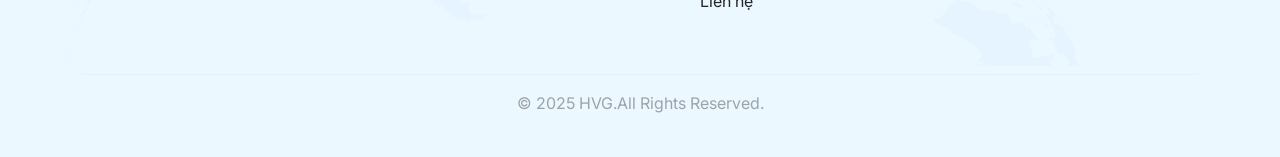
<file: pages/courses-detail.html>
<!DOCTYPE html>
<html lang="vi">

<head>
    <meta charset="UTF-8">
    <meta name="viewport" content="width=device-width, initial-scale=1.0">
    <link rel="icon" type="image/svg+xml" href="../assets/logo.svg">

    <!-- Cấu hình các thẻ Meta SEO cơ bản để đảm bảo công cụ tìm kiếm hiểu rõ nội dung trang web -->
    <title>Chi tiết khóa học - HVG Education</title>
    <meta name="description" content="HVG Education cung cấp các chương trình đào tạo Anh ngữ hàng đầu chất lượng cao.">

    <!-- Nhúng CSS Bootstrap 5 để tận dụng các class tiện ích như flexbox, responsive grid và spacing -->
    <link href="https://cdn.jsdelivr.net/npm/bootstrap@5.3.3/dist/css/bootstrap.min.css" rel="stylesheet">

    <!-- 
    Liên kết tệp CSS toàn cục (global.css):
    - Dùng để tải font chữ Google Font Inter.
    - Định nghĩa hệ màu sắc thương hiệu chủ đạo (Design Tokens) để toàn dự án sử dụng nhất quán.
  -->
    <link href="../styles/global.css" rel="stylesheet">

    <!-- Liên kết tệp CSS riêng của các component như Topbar, Navbar và Footer -->
    <link href="../styles/topbar.css" rel="stylesheet">
    <link href="../styles/navbar.css" rel="stylesheet">
    <link href="../styles/footer.css" rel="stylesheet">
    <link rel="stylesheet" href="../styles/courses-detail.css">
    <link rel="stylesheet" href="../styles/consultation.css">
</head>

<body>
    <!-- Khai báo các vùng chứa để tải động nội dung của Topbar và Navbar qua jQuery AJAX -->
    <header>
        <div id="topbar-placeholder"></div>
        <div id="navbar-placeholder"></div>
    </header>
    <main>
        <!-- Section: Banner Chi tiết khóa học (Figma Node 4:1976) -->
        <section class="course-detail-banner">
            <div class="container course-detail-banner-container">
                <h1 class="course-detail-title">Khoá prime(0-2.0)</h1>
                <ul class="course-detail-meta-list">
                    <li class="course-detail-meta-item">
                        <img class="course-detail-meta-icon" src="../assets/time-line.svg" alt="Clock Icon">
                        <span>Thời gian khoá học: 1,5 tháng</span>
                    </li>
                    <li class="course-detail-meta-item">
                        <img class="course-detail-meta-icon" src="../assets/document.svg" alt="Document Icon">
                        <span>Khoá học Ielts từ 0-2.0</span>
                    </li>
                </ul>
            </div>
        </section>

        <!-- Phần thông tin chi tiết khóa học: Sử dụng hệ lưới Bootstrap chia 2 cột -->
        <section class="course-detail-section py-3 py-lg-5">
            <div class="container">
                <div class="row g-4 g-lg-5">
                    
                    <!-- Cột trái (Chiếm 8/12 phần): Thông tin giới thiệu khóa học chính -->
                    <div class="col-lg-8">
                        <!-- Ảnh đại diện/Ảnh nổi bật của khóa học -->
                        <div class="course-feature-image-wrapper">
                            <img src="../assets/course-detail-banner.webp" alt="Lớp học Toeic 650+" class="course-feature-image">
                        </div>
                        
                        <!-- Tiêu đề và đường gạch chân phân tách theo thiết kế Figma -->
                        <h2 class="course-detail-title">Lớp học ILETS 0-2.0</h2>
                        
                        <!-- Khối thông tin "Mô tả" -->
                        <div class="course-detail-block">
                            <h3 class="course-block-title">Mô tả</h3>
                            <p class="course-block-text">
                                Lớp học kỹ năng sống cho trẻ là một chương trình giáo dục thực tiễn giúp trẻ phát triển tư duy độc lập, giao tiếp tự tin, và khả năng xử lý tình huống trong cuộc sống. Thông qua các hoạt động thực hành, trẻ học cách tự chăm sóc bản thân, làm việc nhóm, kiểm soát cảm xúc và ứng xử lịch sự.
                            </p>
                        </div>
                        
                        <!-- Khối thông tin "Mục tiêu lớp học" -->
                        <div class="course-detail-block">
                            <h3 class="course-block-title">Mục tiêu lớp học</h3>
                            <ul class="course-block-list">
                                <li>Giúp trẻ tự tin giao tiếp và thể hiện suy nghĩ của mình.</li>
                                <li>Rèn luyện kỹ năng tự lập, biết tự chăm sóc bản thân.</li>
                                <li>Phát triển tư duy giải quyết vấn đề và ra quyết định đúng đắn.</li>
                                <li>Học cách kiểm soát cảm xúc và ứng xử tích cực.</li>
                                <li>Xây dựng tinh thần hợp tác và kỹ năng làm việc nhóm.</li>
                            </ul>
                        </div>
                        
                        <!-- Khối thông tin "Nội dung chương trình" -->
                        <div class="course-detail-block">
                            <h3 class="course-block-title">Nội dung chương trình</h3>
                            <ul class="course-block-list">
                                <li>Kỹ năng giao tiếp & ứng xử</li>
                                <li>Kỹ năng tự lập & quản lý bản thân</li>
                                <li>Kiểm soát cảm xúc & tư duy tích cực</li>
                                <li>Tư duy giải quyết vấn đề</li>
                            </ul>
                        </div>
                        
                        <!-- Khối thông tin "Lợi ích sau khóa học" -->
                        <div class="course-detail-block">
                            <h3 class="course-block-title">Lợi ích sau khoá học</h3>
                        </div>
                    </div>
                    
                    <!-- Cột phải (Chiếm 4/12 phần): Card thông tin tổng hợp lớp học -->
                    <div class="col-lg-4">
                        <div class="course-info-card">
                            <h3 class="info-card-title">Thông tin lớp học:</h3>
                            
                            <!-- Hàng thông tin: Độ tuổi -->
                            <div class="info-card-item">
                                <span class="info-item-key">Độ tuổi:</span>
                                <span class="info-item-value">3-18 tuổi</span>
                            </div>
                            
                            <!-- Hàng thông tin: Thời gian buổi học -->
                            <div class="info-card-item">
                                <span class="info-item-key">Thời gian buổi học:</span>
                                <span class="info-item-value">2 giờ</span>
                            </div>
                            
                            <!-- Hàng thông tin: Số buổi học -->
                            <div class="info-card-item">
                                <span class="info-item-key">Số buổi học:</span>
                                <span class="info-item-value">20 buổi</span>
                            </div>
                            
                            <!-- Hàng thông tin: Số học viên -->
                            <div class="info-card-item">
                                <span class="info-item-key">Số học viên:</span>
                                <span class="info-item-value">20 người</span>
                            </div>
                            
                            <!-- Hàng thông tin: Chứng chỉ đi kèm -->
                            <div class="info-card-item">
                                <span class="info-item-key">Chứng chỉ:</span>
                                <span class="info-item-value">Có</span>
                            </div>
                            
                            <!-- Hàng thông tin: Ngôn ngữ đào tạo -->
                            <div class="info-card-item mb-4">
                                <span class="info-item-key">Ngôn ngữ</span>
                                <span class="info-item-value">Tiếng Việt</span>
                            </div>
                            
                            <!-- Nút kêu gọi hành động Đăng ký khóa học -->
                            <button class="btn btn-register">Đăng ký ngay</button>
                        </div>
                    </div>
                    
                </div>
            </div>
        </section>

        <!-- Consultation Section: Phần "Tư vấn lộ trình học tại HVG Education" -->
        <section class="consultation-section" id="consultation-section">
            <div class="consultation-uk-flag">
                <img src="../assets/uk-flag.svg" alt="UK Flag Decor">
            </div>

            <div class="consultation-decor-circle"></div>

            <div class="consultation-container">
                <div class="consultation-content">
                    <h2 class="consultation-title">Tư vấn lộ trình học tại <span class="consultation-title-highlight">HVG Education</span></h2>

                    <form class="consultation-form-card" action="#" method="POST">
                        <div class="consultation-form-group">
                            <input type="text" class="consultation-form-input" placeholder="Họ và tên" required>
                        </div>

                        <div class="consultation-form-group">
                            <input type="tel" class="consultation-form-input" placeholder="Số điện thoại" required>
                        </div>

                        <div class="consultation-form-group">
                            <input type="email" class="consultation-form-input" placeholder="Email" required>
                        </div>

                        <div class="consultation-form-group">
                            <select class="consultation-form-select" required>
                                <option value="" disabled selected hidden>Bạn đang là</option>
                                <option value="student">Học sinh / Sinh viên</option>
                                <option value="worker">Người đi làm</option>
                                <option value="other">Khác</option>
                            </select>
                        </div>

                        <div class="consultation-form-group">
                            <select class="consultation-form-select" required>
                                <option value="" disabled selected hidden>Cơ sở gần bạn nhất</option>
                                <option value="hn">Hà Nội</option>
                                <option value="hcm">TP. Hồ Chí Minh</option>
                                <option value="dn">Đà Nẵng</option>
                            </select>
                        </div>

                        <button type="submit" class="btn-consultation-submit">Nhận tư vấn ngay</button>
                    </form>
                </div>

                <div class="consultation-visual">
                    <img src="../assets/pointer.webp" alt="Student pointing to form" class="consultation-student-img">
                </div>
            </div>
        </section>
    </main>
    <!-- Khai báo vùng chứa của Footer để tải động nội dung từ footer.html qua jQuery AJAX -->
    <footer>
        <div id="footer-placeholder"></div>
    </footer>

    <!-- 
    Nhúng thư viện jQuery CDN phiên bản 3.7.1:
    - Bắt buộc phải nhúng thư viện này trước tệp scripts/main.js tự viết nhằm sử dụng hàm $.load()
  -->
    <script src="https://code.jquery.com/jquery-3.7.1.min.js"></script>

    <!-- Nhúng thư viện Bootstrap Bundle (chứa cả Popper.js) hỗ trợ các tính năng động trong tương lai của Bootstrap -->
    <script src="https://cdn.jsdelivr.net/npm/bootstrap@5.3.3/dist/js/bootstrap.bundle.min.js"></script>

    <!-- 
    Liên kết tệp JavaScript điều khiển chính (main.js):
    - Đã tách mã khởi chạy jQuery load các component (Topbar, Navbar, Footer) ra khỏi index.html.
  -->
    <script src="../scripts/main.js"></script>
</body>

</html>
</file>
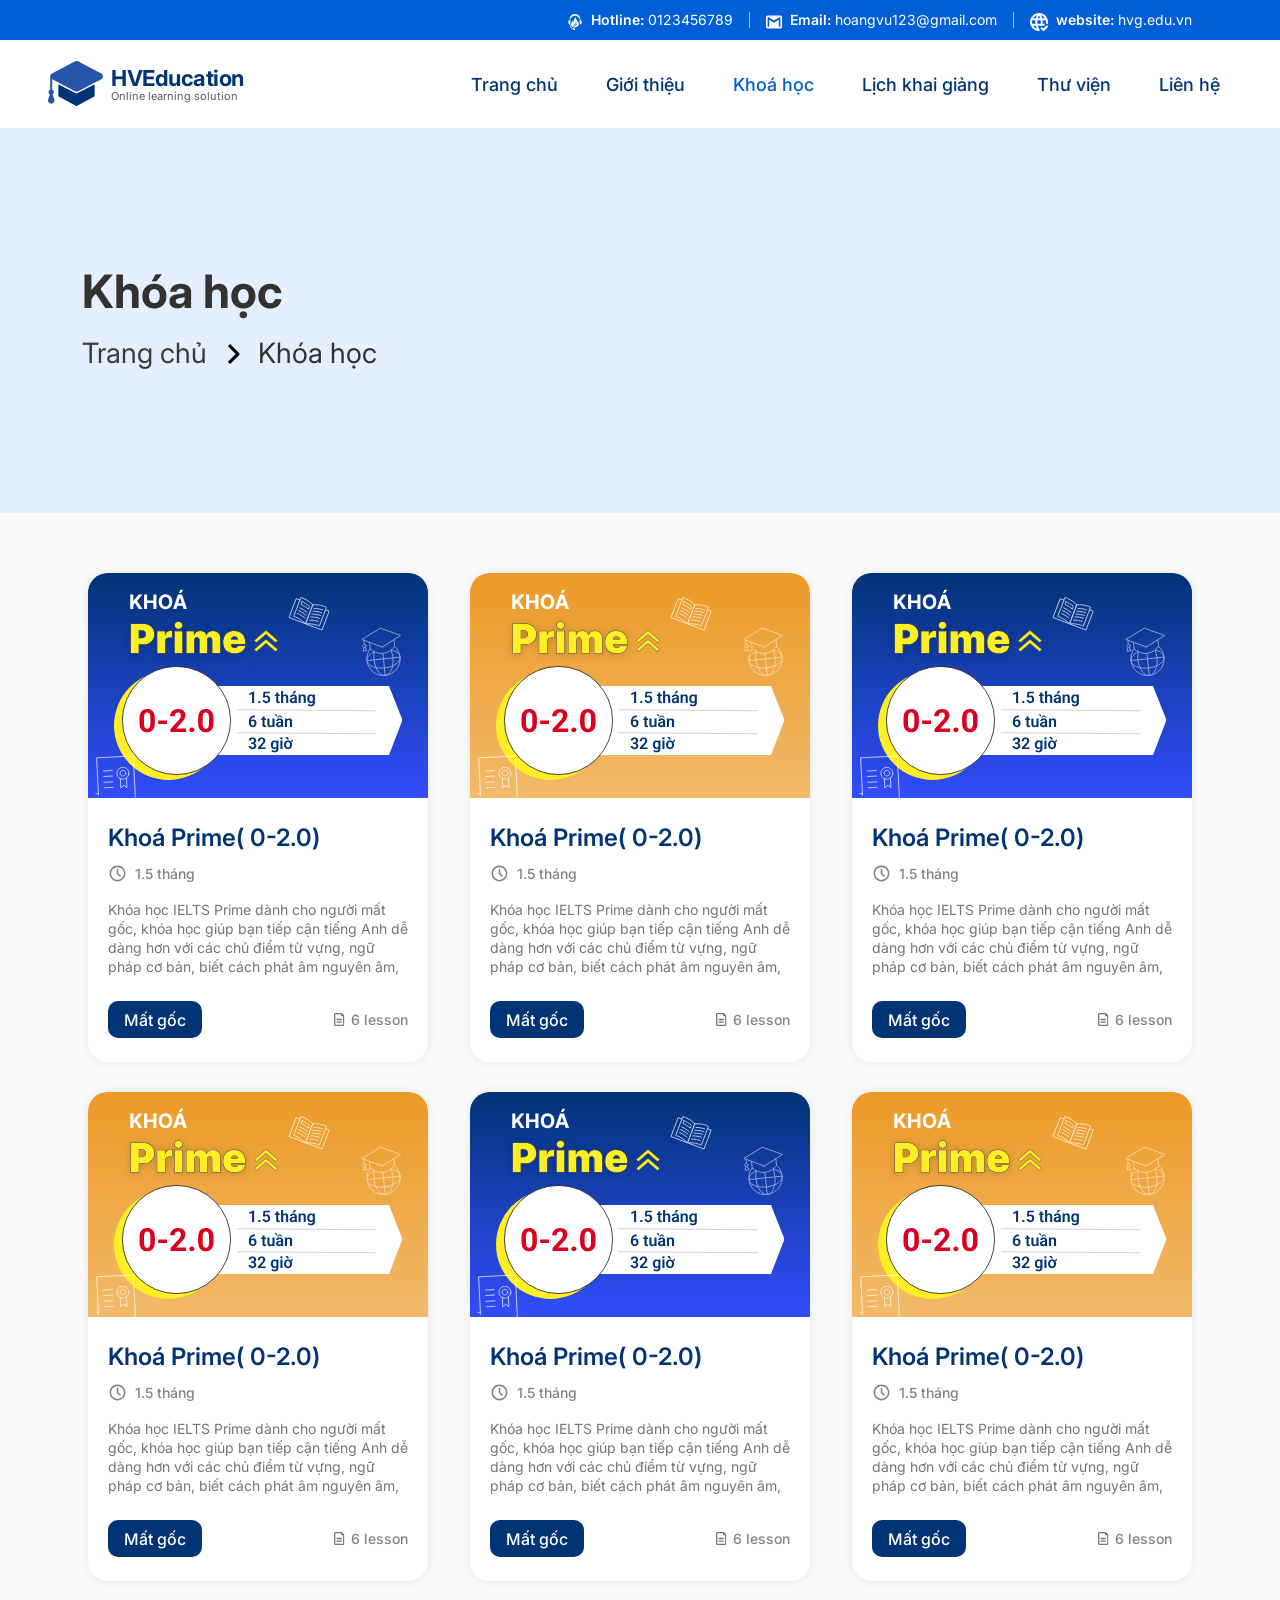
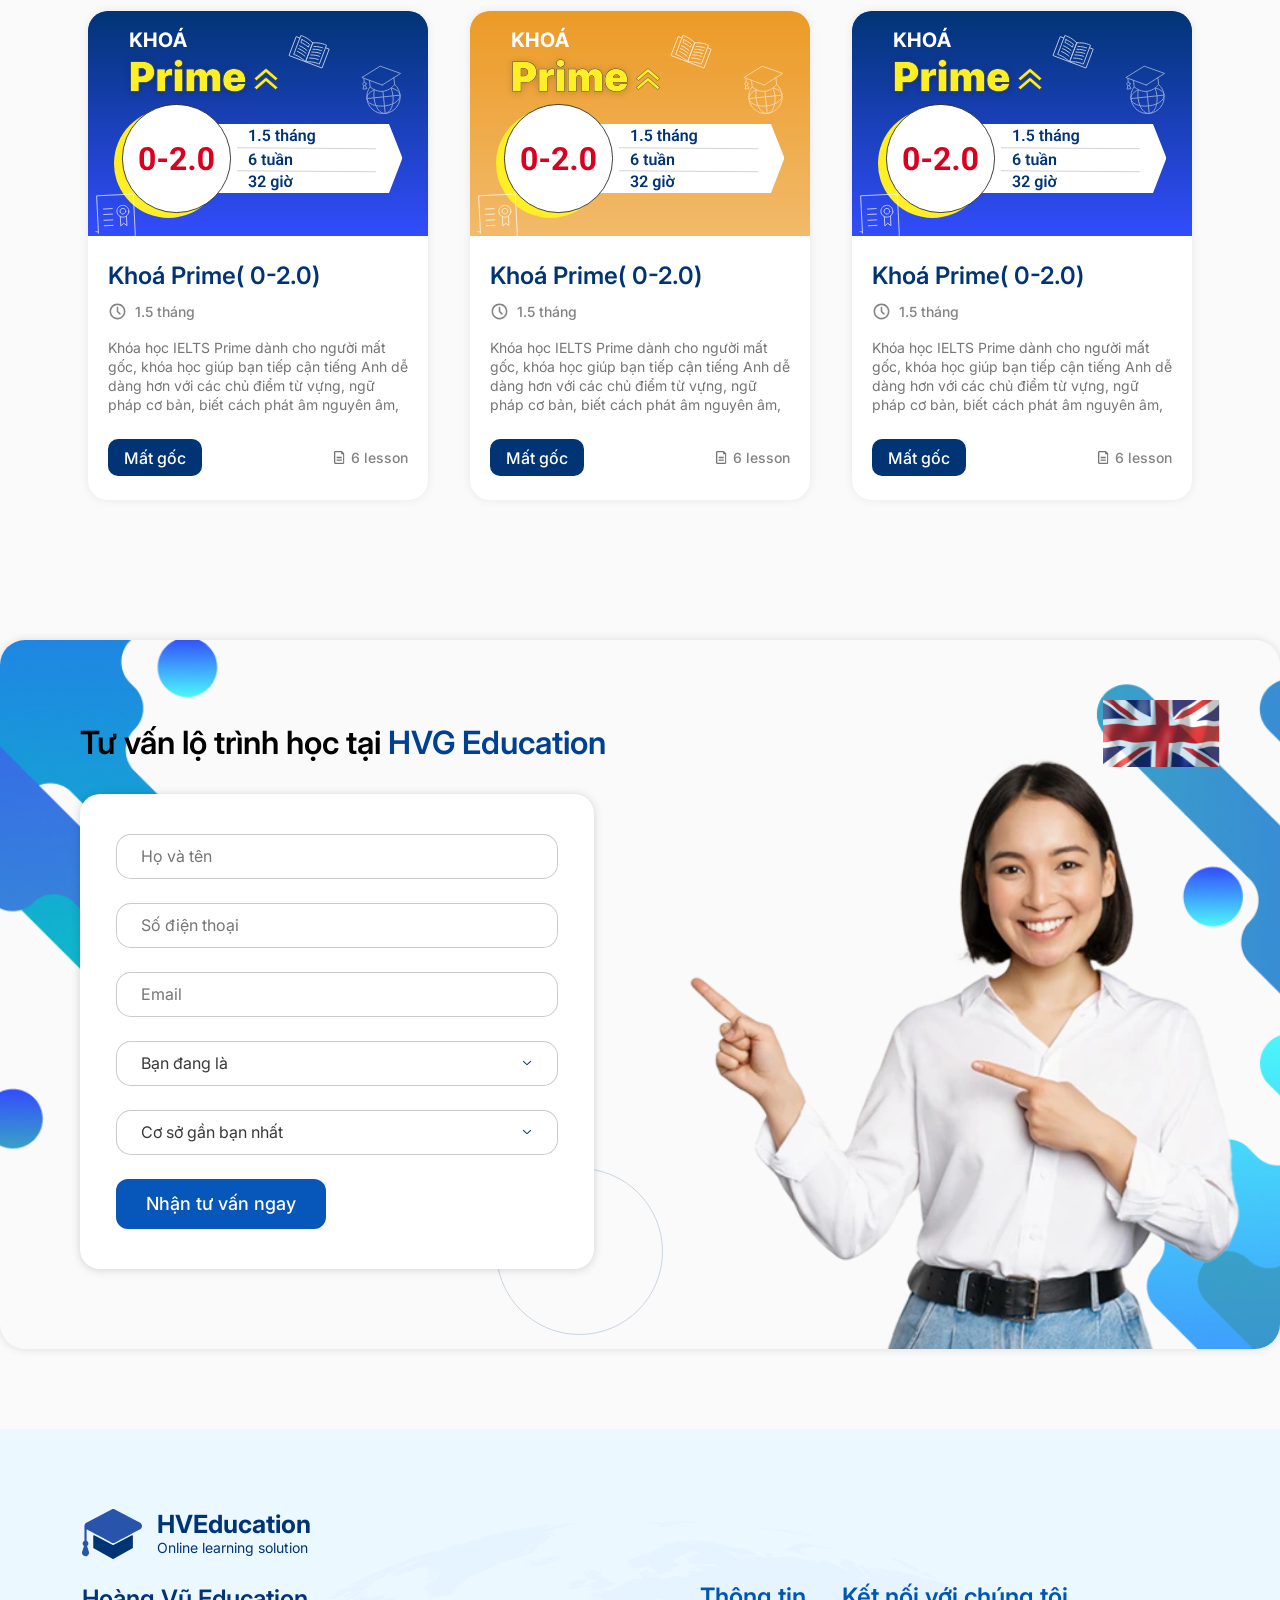
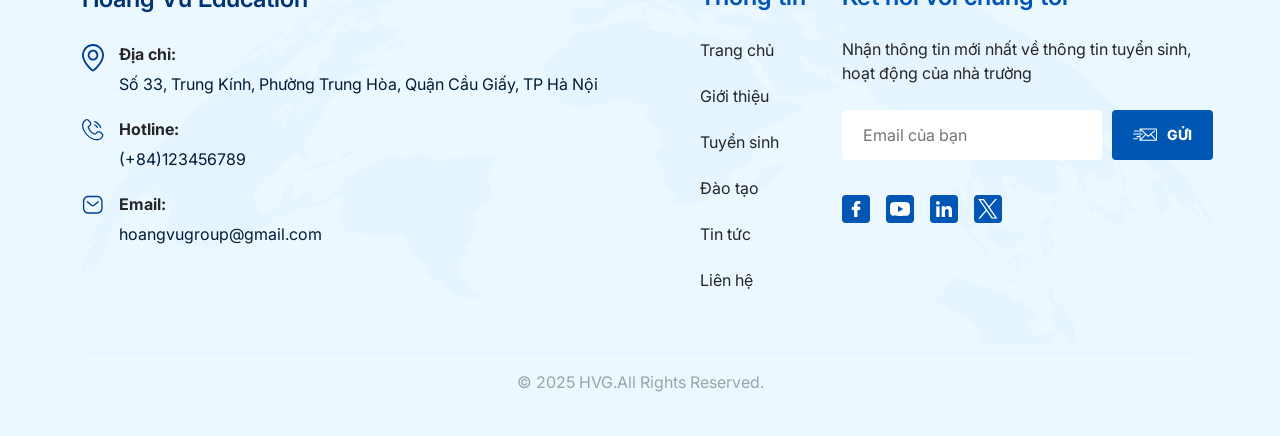
<file: pages/courses.html>
<!DOCTYPE html>
<html lang="vi">

<head>
  <meta charset="UTF-8">
  <meta name="viewport" content="width=device-width, initial-scale=1.0">
  <link rel="icon" type="image/svg+xml" href="../assets/logo.svg">

  <!-- Cấu hình các thẻ Meta SEO cơ bản để đảm bảo công cụ tìm kiếm hiểu rõ nội dung trang web -->
  <title>Khóa học - HVG Education</title>
  <meta name="description" content="HVG Education cung cấp các chương trình đào tạo Anh ngữ hàng đầu chất lượng cao.">

  <!-- Nhúng CSS Bootstrap 5 để tận dụng các class tiện ích như flexbox, responsive grid và spacing -->
  <link href="https://cdn.jsdelivr.net/npm/bootstrap@5.3.3/dist/css/bootstrap.min.css" rel="stylesheet">

  <!-- 
    Liên kết tệp CSS toàn cục (global.css):
    - Dùng để tải font chữ Google Font Inter.
    - Định nghĩa hệ màu sắc thương hiệu chủ đạo (Design Tokens) để toàn dự án sử dụng nhất quán.
  -->
  <link href="../styles/global.css" rel="stylesheet">

  <!-- Liên kết tệp CSS riêng của các component như Topbar, Navbar và Footer -->
  <link href="../styles/topbar.css" rel="stylesheet">
  <link href="../styles/navbar.css" rel="stylesheet">
  <link href="../styles/footer.css" rel="stylesheet">
  <link rel="stylesheet" href="../styles/breadcrumb.css">
  <link rel="stylesheet" href="../styles/courses.css">
  <link rel="stylesheet" href="../styles/consultation.css">
</head>

<body>

  <!-- Khai báo các vùng chứa để tải động nội dung của Topbar và Navbar qua jQuery AJAX -->
  <header>
    <div id="topbar-placeholder"></div>
    <div id="navbar-placeholder"></div>
  </header>

  <!-- Breadcrumb Header Banner (Figma Node 1:2858) -->
  <section class="breadcrumb-banner">
    <div class="container">
      <h1 class="breadcrumb-title">Khóa học</h1>
      <nav aria-label="breadcrumb">
        <ol class="breadcrumb-list">
          <li class="breadcrumb-item"><a href="../index.html" class="breadcrumb-link">Trang chủ</a></li>
          <li class="breadcrumb-separator">
            <img src="../assets/arrow-right-filled.svg" alt="arrow right">
          </li>
          <li class="breadcrumb-item active" aria-current="page">Khóa học</li>
        </ol>
      </nav>
    </div>
  </section>

  <main>
    <!-- Section: Danh sách khóa học (Figma Node 4:1110) -->
    <section class="courses-grid-section">
      <div class="container">
        <div class="courses-cards-grid">
          
          <!-- Khóa học 1 -->
          <div class="course-item-card">
            <!-- Phần banner được coi là 1 hình ảnh theo lưu ý của người dùng -->
            <div class="course-item-card-banner banner-blue">
              <img class="course-item-card-banner-img" src="../assets/blue-banner.svg" alt="Khóa học Prime Banner">
            </div>
            <div class="course-item-card-body">
              <h3 class="course-item-card-title">Khoá Prime( 0-2.0)</h3>
              <div class="course-item-card-meta">
                <img src="../assets/time-line.svg">
                <span>1.5 tháng</span>
              </div>
              <p class="course-item-card-desc">
                Khóa học IELTS Prime dành cho người mất gốc, khóa học giúp bạn tiếp cận tiếng Anh dễ dàng hơn với các chủ điểm từ vựng, ngữ pháp cơ bản, biết cách phát âm nguyên âm, phụ âm, trọng âm, âm đuôi và nối âm.
              </p>
              <div class="course-item-card-footer">
                <a href="courses-detail.html" class="course-item-card-tag">Mất gốc</a>
                <span class="course-item-card-lessons">
                  <img src="../assets/document.svg">
                  <span>6 lesson</span>
                </span>
              </div>
            </div>
          </div>

          <!-- Khóa học 2 -->
          <div class="course-item-card">
            <!-- Phần banner được coi là 1 hình ảnh theo lưu ý của người dùng -->
            <div class="course-item-card-banner banner-orange">
              <img class="course-item-card-banner-img" src="../assets/yellow-banner.svg" alt="Khóa học Prime Banner">
            </div>
            <div class="course-item-card-body">
              <h3 class="course-item-card-title">Khoá Prime( 0-2.0)</h3>
              <div class="course-item-card-meta">
                <img src="../assets/time-line.svg">
                <span>1.5 tháng</span>
              </div>
              <p class="course-item-card-desc">
                Khóa học IELTS Prime dành cho người mất gốc, khóa học giúp bạn tiếp cận tiếng Anh dễ dàng hơn với các chủ điểm từ vựng, ngữ pháp cơ bản, biết cách phát âm nguyên âm, phụ âm, trọng âm, âm đuôi và nối âm.
              </p>
              <div class="course-item-card-footer">
                <a href="courses-detail.html" class="course-item-card-tag">Mất gốc</a>
                <span class="course-item-card-lessons">
                  <img src="../assets/document.svg">
                  <span>6 lesson</span>
                </span>
              </div>
            </div>
          </div>

          <!-- Khóa học 3 -->
          <div class="course-item-card">
            <!-- Phần banner được coi là 1 hình ảnh theo lưu ý của người dùng -->
            <div class="course-item-card-banner banner-blue">
              <img class="course-item-card-banner-img" src="../assets/blue-banner.svg" alt="Khóa học Prime Banner">
            </div>
            <div class="course-item-card-body">
              <h3 class="course-item-card-title">Khoá Prime( 0-2.0)</h3>
              <div class="course-item-card-meta">
                <img src="../assets/time-line.svg">
                <span>1.5 tháng</span>
              </div>
              <p class="course-item-card-desc">
                Khóa học IELTS Prime dành cho người mất gốc, khóa học giúp bạn tiếp cận tiếng Anh dễ dàng hơn với các chủ điểm từ vựng, ngữ pháp cơ bản, biết cách phát âm nguyên âm, phụ âm, trọng âm, âm đuôi và nối âm.
              </p>
              <div class="course-item-card-footer">
                <a href="courses-detail.html" class="course-item-card-tag">Mất gốc</a>
                <span class="course-item-card-lessons">
                  <img src="../assets/document.svg">
                  <span>6 lesson</span>
                </span>
              </div>
            </div>
          </div>

          <!-- Khóa học 4 -->
          <div class="course-item-card">
            <!-- Phần banner được coi là 1 hình ảnh theo lưu ý của người dùng -->
            <div class="course-item-card-banner banner-orange">
              <img class="course-item-card-banner-img" src="../assets/yellow-banner.svg" alt="Khóa học Prime Banner">
            </div>
            <div class="course-item-card-body">
              <h3 class="course-item-card-title">Khoá Prime( 0-2.0)</h3>
              <div class="course-item-card-meta">
                <img src="../assets/time-line.svg">
                <span>1.5 tháng</span>
              </div>
              <p class="course-item-card-desc">
                Khóa học IELTS Prime dành cho người mất gốc, khóa học giúp bạn tiếp cận tiếng Anh dễ dàng hơn với các chủ điểm từ vựng, ngữ pháp cơ bản, biết cách phát âm nguyên âm, phụ âm, trọng âm, âm đuôi và nối âm.
              </p>
              <div class="course-item-card-footer">
                <a href="courses-detail.html" class="course-item-card-tag">Mất gốc</a>
                <span class="course-item-card-lessons">
                  <img src="../assets/document.svg">
                  <span>6 lesson</span>
                </span>
              </div>
            </div>
          </div>

          <!-- Khóa học 5 -->
          <div class="course-item-card">
            <!-- Phần banner được coi là 1 hình ảnh theo lưu ý của người dùng -->
            <div class="course-item-card-banner banner-blue">
              <img class="course-item-card-banner-img" src="../assets/blue-banner.svg" alt="Khóa học Prime Banner">
            </div>
            <div class="course-item-card-body">
              <h3 class="course-item-card-title">Khoá Prime( 0-2.0)</h3>
              <div class="course-item-card-meta">
                <img src="../assets/time-line.svg">
                <span>1.5 tháng</span>
              </div>
              <p class="course-item-card-desc">
                Khóa học IELTS Prime dành cho người mất gốc, khóa học giúp bạn tiếp cận tiếng Anh dễ dàng hơn với các chủ điểm từ vựng, ngữ pháp cơ bản, biết cách phát âm nguyên âm, phụ âm, trọng âm, âm đuôi và nối âm.
              </p>
              <div class="course-item-card-footer">
                <a href="courses-detail.html" class="course-item-card-tag">Mất gốc</a>
                <span class="course-item-card-lessons">
                  <img src="../assets/document.svg">
                  <span>6 lesson</span>
                </span>
              </div>
            </div>
          </div>

          <!-- Khóa học 6 -->
          <div class="course-item-card">
            <!-- Phần banner được coi là 1 hình ảnh theo lưu ý của người dùng -->
            <div class="course-item-card-banner banner-orange">
              <img class="course-item-card-banner-img" src="../assets/yellow-banner.svg" alt="Khóa học Prime Banner">
            </div>
            <div class="course-item-card-body">
              <h3 class="course-item-card-title">Khoá Prime( 0-2.0)</h3>
              <div class="course-item-card-meta">
                <img src="../assets/time-line.svg">
                <span>1.5 tháng</span>
              </div>
              <p class="course-item-card-desc">
                Khóa học IELTS Prime dành cho người mất gốc, khóa học giúp bạn tiếp cận tiếng Anh dễ dàng hơn với các chủ điểm từ vựng, ngữ pháp cơ bản, biết cách phát âm nguyên âm, phụ âm, trọng âm, âm đuôi và nối âm.
              </p>
              <div class="course-item-card-footer">
                <a href="courses-detail.html" class="course-item-card-tag">Mất gốc</a>
                <span class="course-item-card-lessons">
                  <img src="../assets/document.svg">
                  <span>6 lesson</span>
                </span>
              </div>
            </div>
          </div>

          <!-- Khóa học 7 -->
          <div class="course-item-card">
            <!-- Phần banner được coi là 1 hình ảnh theo lưu ý của người dùng -->
            <div class="course-item-card-banner banner-blue">
              <img class="course-item-card-banner-img" src="../assets/blue-banner.svg" alt="Khóa học Prime Banner">
            </div>
            <div class="course-item-card-body">
              <h3 class="course-item-card-title">Khoá Prime( 0-2.0)</h3>
              <div class="course-item-card-meta">
                <img src="../assets/time-line.svg">
                <span>1.5 tháng</span>
              </div>
              <p class="course-item-card-desc">
                Khóa học IELTS Prime dành cho người mất gốc, khóa học giúp bạn tiếp cận tiếng Anh dễ dàng hơn với các chủ điểm từ vựng, ngữ pháp cơ bản, biết cách phát âm nguyên âm, phụ âm, trọng âm, âm đuôi và nối âm.
              </p>
              <div class="course-item-card-footer">
                <a href="courses-detail.html" class="course-item-card-tag">Mất gốc</a>
                <span class="course-item-card-lessons">
                  <img src="../assets/document.svg">
                  <span>6 lesson</span>
                </span>
              </div>
            </div>
          </div>

          <!-- Khóa học 8 -->
          <div class="course-item-card">
            <!-- Phần banner được coi là 1 hình ảnh theo lưu ý của người dùng -->
            <div class="course-item-card-banner banner-orange">
              <img class="course-item-card-banner-img" src="../assets/yellow-banner.svg" alt="Khóa học Prime Banner">
            </div>
            <div class="course-item-card-body">
              <h3 class="course-item-card-title">Khoá Prime( 0-2.0)</h3>
              <div class="course-item-card-meta">
                <img src="../assets/time-line.svg">
                <span>1.5 tháng</span>
              </div>
              <p class="course-item-card-desc">
                Khóa học IELTS Prime dành cho người mất gốc, khóa học giúp bạn tiếp cận tiếng Anh dễ dàng hơn với các chủ điểm từ vựng, ngữ pháp cơ bản, biết cách phát âm nguyên âm, phụ âm, trọng âm, âm đuôi và nối âm.
              </p>
              <div class="course-item-card-footer">
                <a href="courses-detail.html" class="course-item-card-tag">Mất gốc</a>
                <span class="course-item-card-lessons">
                  <img src="../assets/document.svg">
                  <span>6 lesson</span>
                </span>
              </div>
            </div>
          </div>

          <!-- Khóa học 9 -->
          <div class="course-item-card">
            <!-- Phần banner được coi là 1 hình ảnh theo lưu ý của người dùng -->
            <div class="course-item-card-banner banner-blue">
              <img class="course-item-card-banner-img" src="../assets/blue-banner.svg" alt="Khóa học Prime Banner">
            </div>
            <div class="course-item-card-body">
              <h3 class="course-item-card-title">Khoá Prime( 0-2.0)</h3>
              <div class="course-item-card-meta">
                <img src="../assets/time-line.svg">
                <span>1.5 tháng</span>
              </div>
              <p class="course-item-card-desc">
                Khóa học IELTS Prime dành cho người mất gốc, khóa học giúp bạn tiếp cận tiếng Anh dễ dàng hơn với các chủ điểm từ vựng, ngữ pháp cơ bản, biết cách phát âm nguyên âm, phụ âm, trọng âm, âm đuôi và nối âm.
              </p>
              <div class="course-item-card-footer">
                <a href="courses-detail.html" class="course-item-card-tag">Mất gốc</a>
                <span class="course-item-card-lessons">
                  <img src="../assets/document.svg">
                  <span>6 lesson</span>
                </span>
              </div>
            </div>
          </div>

        </div>
      </div>
    </section>

    <!-- 
      Consultation Section: Phần "Tư vấn lộ trình học tại HVG Education"
      Hiển thị form đăng ký tư vấn và hình ảnh minh họa học viên bên phải.
    -->
    <section class="consultation-section" id="consultation-section">
      <!-- Icon lá cờ Anh quốc trang trí góc trên bên phải (Học viên tự thay thế ảnh khi cần) -->
      <div class="consultation-uk-flag">
        <img src="../assets/uk-flag.svg" alt="UK Flag Decor">
      </div>

      <!-- Vòng tròn trang trí phía sau -->
      <div class="consultation-decor-circle"></div>

      <div class="consultation-container">
        <!-- Cột bên trái: Tiêu đề và Form đăng ký -->
        <div class="consultation-content">
          <h2 class="consultation-title">Tư vấn lộ trình học tại <span class="consultation-title-highlight">HVG
              Education</span></h2>

          <form class="consultation-form-card" action="#" method="POST">
            <!-- Trường: Họ và tên -->
            <div class="consultation-form-group">
              <input type="text" class="consultation-form-input" placeholder="Họ và tên" required>
            </div>

            <!-- Trường: Số điện thoại -->
            <div class="consultation-form-group">
              <input type="tel" class="consultation-form-input" placeholder="Số điện thoại" required>
            </div>

            <!-- Trường: Email -->
            <div class="consultation-form-group">
              <input type="email" class="consultation-form-input" placeholder="Email" required>
            </div>

            <!-- Trường: Bạn đang là (Select Dropdown) -->
            <div class="consultation-form-group">
              <select class="consultation-form-select" required>
                <option value="" disabled selected hidden>Bạn đang là</option>
                <option value="student">Học sinh / Sinh viên</option>
                <option value="worker">Người đi làm</option>
                <option value="other">Khác</option>
              </select>
            </div>

            <!-- Trường: Cơ sở gần bạn nhất (Select Dropdown) -->
            <div class="consultation-form-group">
              <select class="consultation-form-select" required>
                <option value="" disabled selected hidden>Cơ sở gần bạn nhất</option>
                <option value="hn">Hà Nội</option>
                <option value="hcm">TP. Hồ Chí Minh</option>
                <option value="dn">Đà Nẵng</option>
              </select>
            </div>

            <!-- Nút gửi form -->
            <button type="submit" class="btn-consultation-submit">Nhận tư vấn ngay</button>
          </form>
        </div>

        <!-- Cột bên phải: Hình ảnh học viên chỉ tay -->
        <div class="consultation-visual">
          <!-- Placeholder học viên chỉ tay (Đã chuẩn bị sẵn ảnh minh họa) -->
          <img src="../assets/pointer.webp" alt="Student pointing to form" class="consultation-student-img">
        </div>
    </section>

  </main>

  <!-- Khai báo vùng chứa của Footer để tải động nội dung từ footer.html qua jQuery AJAX -->
  <footer>
    <div id="footer-placeholder"></div>
  </footer>

  <!-- 
    Nhúng thư viện jQuery CDN phiên bản 3.7.1:
    - Bắt buộc phải nhúng thư viện này trước tệp scripts/main.js tự viết nhằm sử dụng hàm $.load()
  -->
  <script src="https://code.jquery.com/jquery-3.7.1.min.js"></script>

  <!-- Nhúng thư viện Bootstrap Bundle (chứa cả Popper.js) hỗ trợ các tính năng động trong tương lai của Bootstrap -->
  <script src="https://cdn.jsdelivr.net/npm/bootstrap@5.3.3/dist/js/bootstrap.bundle.min.js"></script>

  <!-- 
    Liên kết tệp JavaScript điều khiển chính (main.js):
    - Đã tách mã khởi chạy jQuery load các component (Topbar, Navbar, Footer) ra khỏi index.html.
  -->
  <script src="../scripts/main.js"></script>
</body>

</html>
</file>
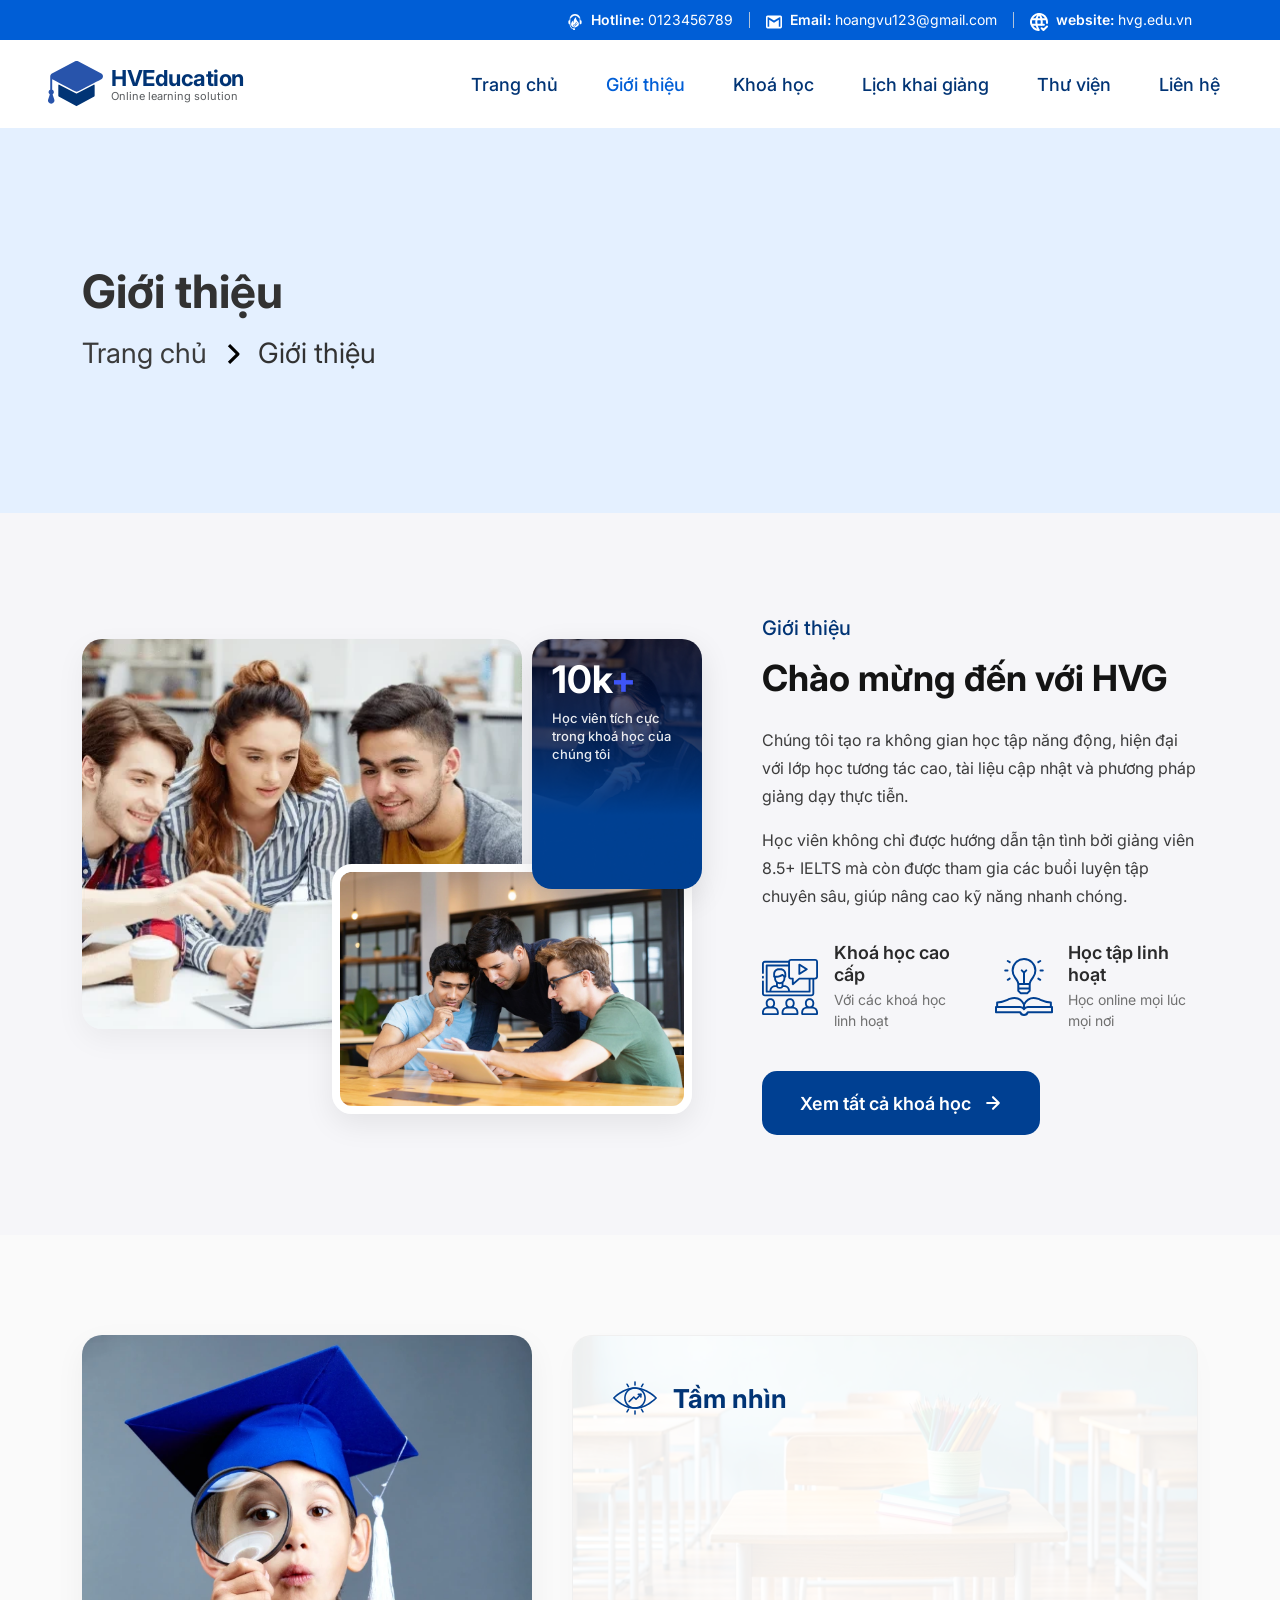
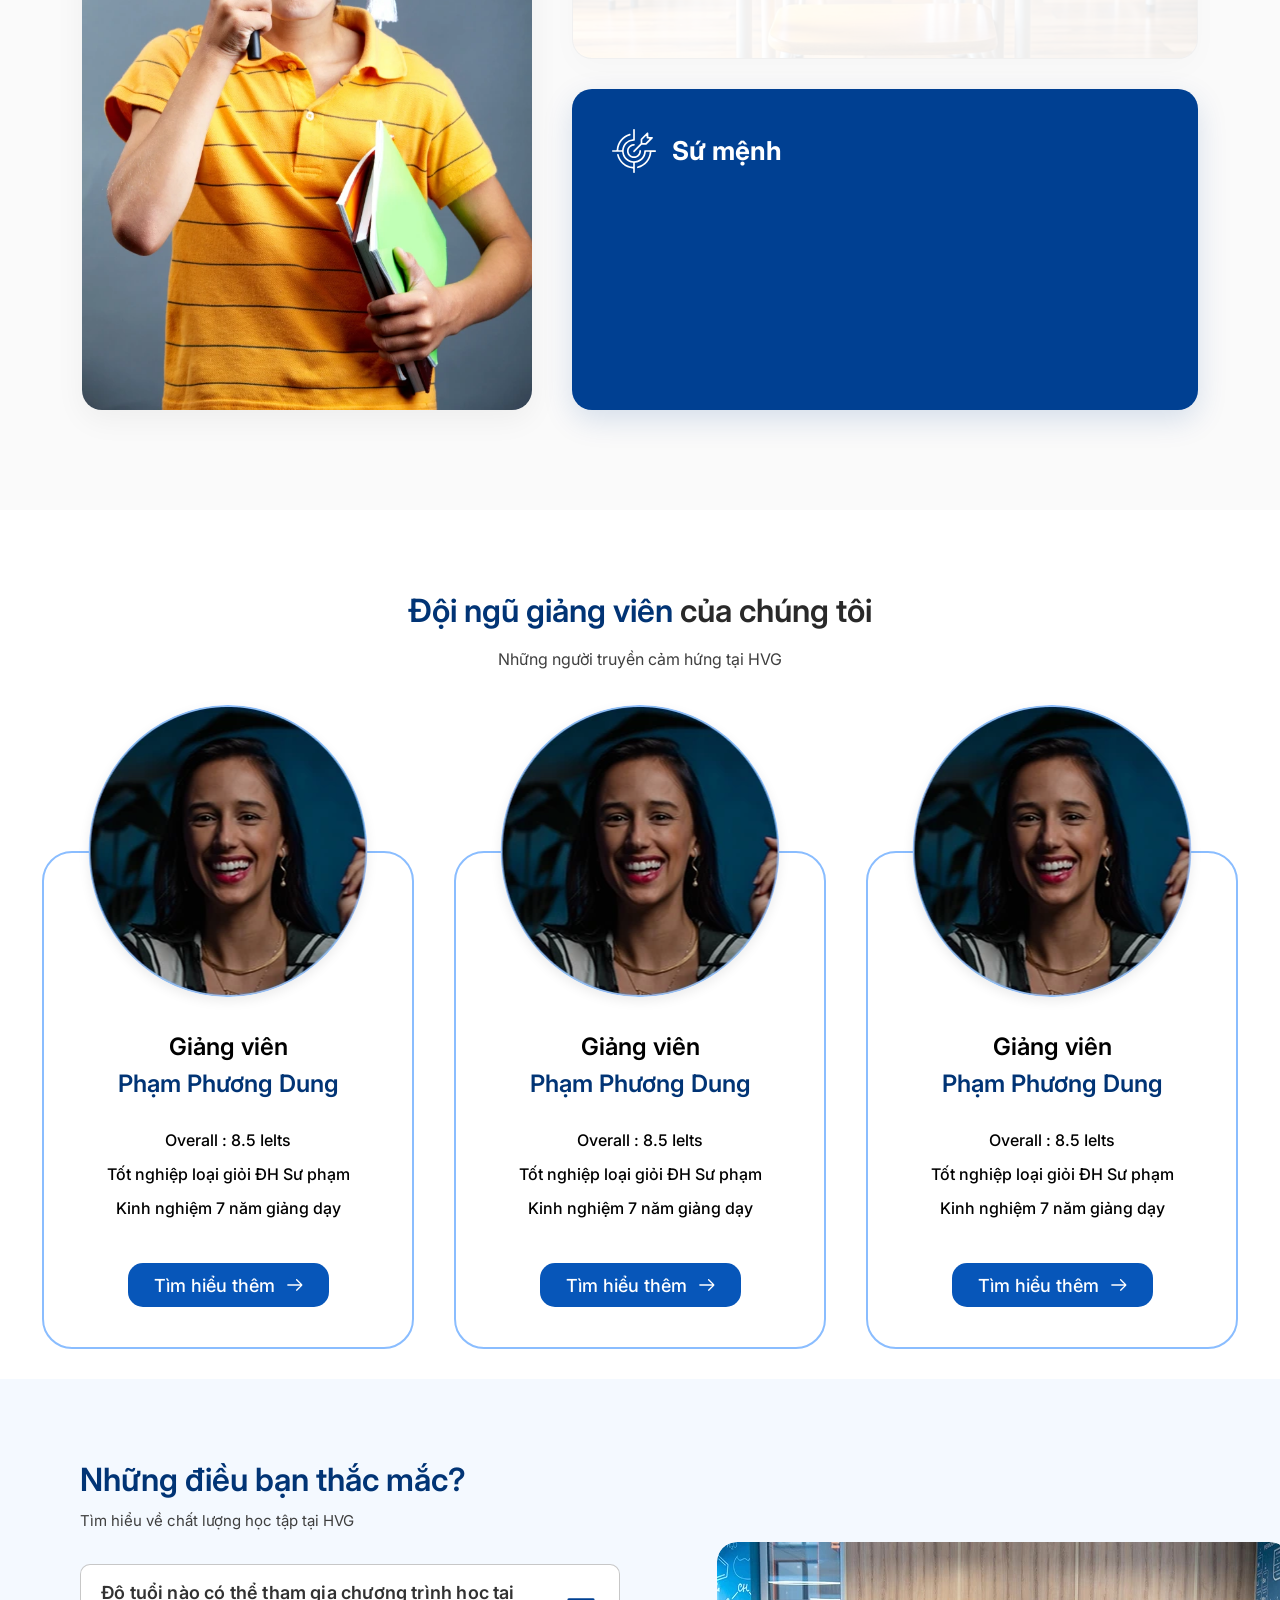
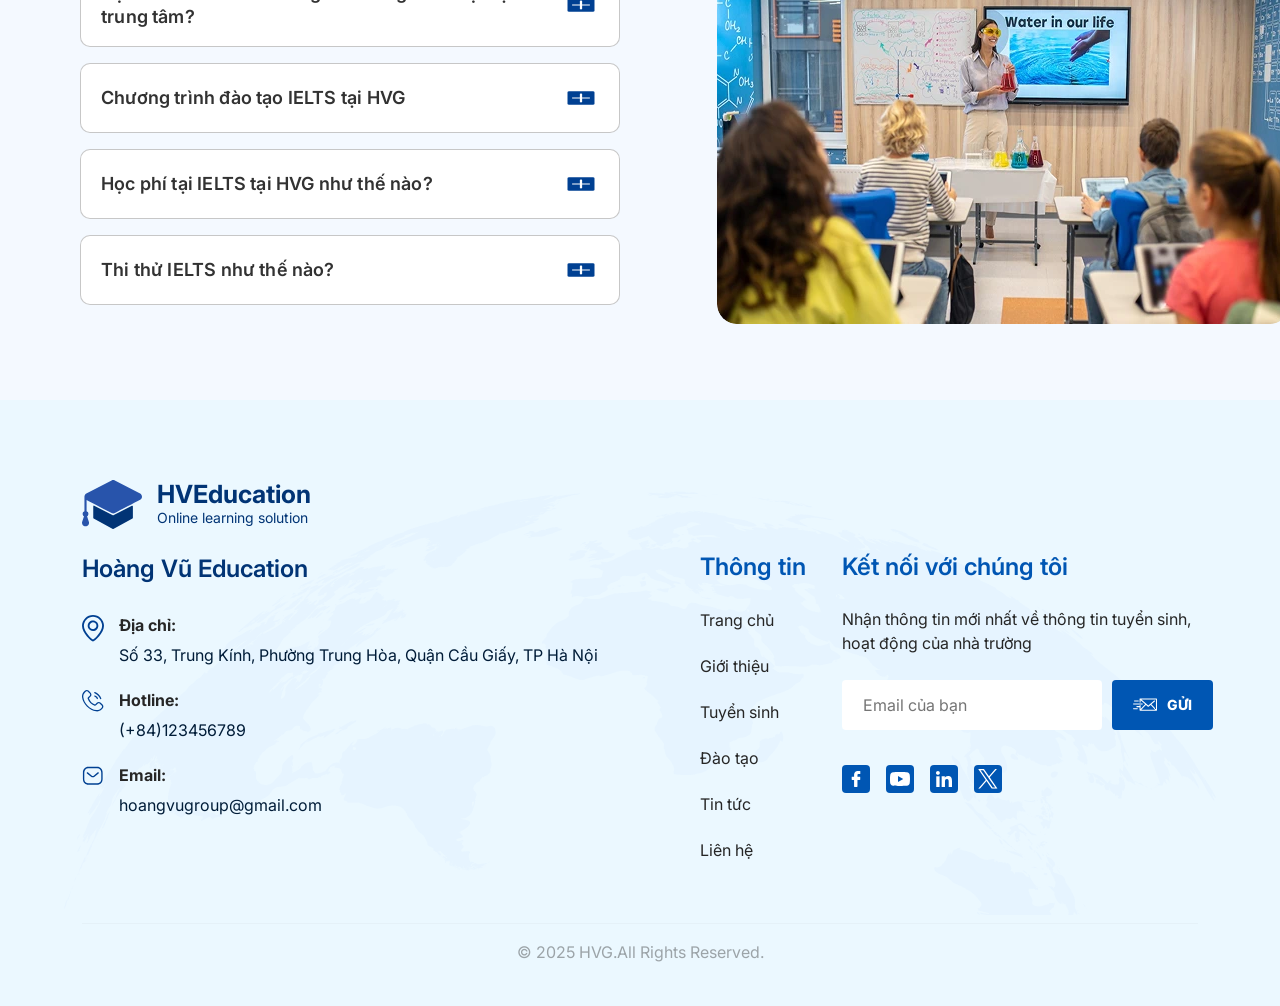
<file: pages/introduce.html>
<!DOCTYPE html>
<html lang="vi">

<head>
    <meta charset="UTF-8">
    <meta name="viewport" content="width=device-width, initial-scale=1.0">
    <link rel="icon" type="image/svg+xml" href="../assets/logo.svg">

    <!-- Cấu hình các thẻ Meta SEO cơ bản để đảm bảo công cụ tìm kiếm hiểu rõ nội dung trang web -->
    <title>Giới thiệu - HVG Education</title>
    <meta name="description" content="HVG Education cung cấp các chương trình đào tạo Anh ngữ hàng đầu chất lượng cao.">

    <!-- Nhúng CSS Bootstrap 5 để tận dụng các class tiện ích như flexbox, responsive grid và spacing -->
    <link href="https://cdn.jsdelivr.net/npm/bootstrap@5.3.3/dist/css/bootstrap.min.css" rel="stylesheet">

    <!-- 
    Liên kết tệp CSS toàn cục (global.css):
    - Dùng để tải font chữ Google Font Inter.
    - Định nghĩa hệ màu sắc thương hiệu chủ đạo (Design Tokens) để toàn dự án sử dụng nhất quán.
  -->
    <link href="../styles/global.css" rel="stylesheet">

    <!-- Liên kết tệp CSS riêng của các component như Topbar, Navbar và Footer -->
    <link href="../styles/topbar.css" rel="stylesheet">
    <link href="../styles/navbar.css" rel="stylesheet">
    <link href="../styles/footer.css" rel="stylesheet">
    <link rel="stylesheet" href="../styles/breadcrumb.css">
    <link rel="stylesheet" href="../styles/about.css">
    <link href="../styles/teachers.css" rel="stylesheet">
    <link href="../styles/faq.css" rel="stylesheet">
</head>

<body>

    <!-- Khai báo các vùng chứa để tải động nội dung của Topbar và Navbar qua jQuery AJAX -->
    <header>
        <div id="topbar-placeholder"></div>
        <div id="navbar-placeholder"></div>
    </header>

    <!-- Breadcrumb Header Banner (Figma Node 1:2858) -->
    <section class="breadcrumb-banner">
        <div class="container">
            <h1 class="breadcrumb-title">Giới thiệu</h1>
            <nav aria-label="breadcrumb">
                <ol class="breadcrumb-list">
                    <li class="breadcrumb-item"><a href="../index.html" class="breadcrumb-link">Trang chủ</a></li>
                    <li class="breadcrumb-separator">
                        <img src="../assets/arrow-right-filled.svg" alt="arrow right">
                    </li>
                    <li class="breadcrumb-item active" aria-current="page">Giới thiệu</li>
                </ol>
            </nav>
        </div>
    </section>

    <main>
        <!-- About HVG Section (Figma Node 4:852) -->
        <section class="about-hvg-section">
            <div class="container about-hvg-container">
                <!-- Cột bên trái: Collage hình ảnh và chỉ số -->
                <div class="about-hvg-visual">
                    <!-- Ảnh chính 1 (top-left) - Người dùng sẽ tự thêm ảnh -->
                    <img src="../assets/school.webp" alt="Lớp học tại HVG" class="about-img-primary">
                    <!-- Ảnh phụ 2 (bottom-right) - Người dùng sẽ tự thêm ảnh -->
                    <img src="../assets/discuss.webp" alt="Thảo luận nhóm tại HVG" class="about-img-secondary">
                    <!-- Thẻ chỉ số 10k+ (top-right) -->
                    <div class="about-card-badge">
                        <h2 class="about-badge-value">10k<span class="about-badge-plus">+</span></h2>
                        <p class="about-badge-label">Học viên tích cực trong khoá học của chúng tôi</p>
                    </div>
                </div>

                <!-- Cột bên phải: Nội dung giới thiệu -->
                <div class="about-hvg-content">
                    <span class="about-tag">Giới thiệu</span>
                    <h2 class="about-title">Chào mừng đến với HVG</h2>

                    <p class="about-desc">Chúng tôi tạo ra không gian học tập năng động, hiện đại với lớp học tương tác
                        cao, tài liệu cập nhật và phương pháp giảng dạy thực tiễn.</p>
                    <p class="about-desc">Học viên không chỉ được hướng dẫn tận tình bởi giảng viên 8.5+ IELTS mà còn
                        được tham gia các buổi luyện tập chuyên sâu, giúp nâng cao kỹ năng nhanh chóng.</p>

                    <!-- Lưới tính năng -->
                    <div class="about-features">
                        <!-- Tính năng 1 -->
                        <div class="about-feature-item">
                            <div class="about-feature-icon">
                                <img src="../assets/play.svg">
                            </div>
                            <div class="about-feature-info">
                                <h3 class="about-feature-title">Khoá học cao cấp</h3>
                                <p class="about-feature-subtitle">Với các khoá học linh hoạt</p>
                            </div>
                        </div>

                        <!-- Tính năng 2 -->
                        <div class="about-feature-item">
                            <div class="about-feature-icon">
                                <img src="../assets/idea.svg">
                            </div>
                            <div class="about-feature-info">
                                <h3 class="about-feature-title">Học tập linh hoạt</h3>
                                <p class="about-feature-subtitle">Học online mọi lúc mọi nơi</p>
                            </div>
                        </div>
                    </div>

                    <!-- Nút Xem khóa học -->
                    <div class="about-actions">
                        <a href="courses.html" class="btn-about-more">
                            Xem tất cả khoá học
                            <svg width="20" height="20" viewBox="0 0 24 24" fill="none"
                                xmlns="http://www.w3.org/2000/svg">
                                <path d="M5 12H19M19 12L12 5M19 12L12 19" stroke="currentColor" stroke-width="2.5"
                                    stroke-linecap="round" stroke-linejoin="round" />
                            </svg>
                        </a>
                    </div>
                </div>
            </div>
        </section>

        <!-- Vision & Mission Section (Tầm nhìn & Sứ mệnh) -->
        <section class="vision-mission-section">
            <div class="container vision-mission-container">
                <!-- Cột bên trái: Ảnh học sinh tốt nghiệp -->
                <div class="vision-mission-visual">
                    <img src="../assets/mission-banner.webp" alt="Học viên tốt nghiệp tại HVG"
                        class="vision-mission-img">
                </div>

                <!-- Cột bên phải: Các hộp Tầm nhìn & Sứ mệnh -->
                <div class="vision-mission-content">
                    <!-- Hộp Tầm nhìn -->
                    <div class="vision-box">
                        <div class="vision-box-header">
                            <div class="vision-box-icon">
                                <img src="../assets/eye.svg" alt="Biểu tượng Tầm nhìn">
                            </div>
                            <h3 class="vision-box-title">Tầm nhìn</h3>
                        </div>
                    </div>

                    <!-- Hộp Sứ mệnh -->
                    <div class="mission-box">
                        <div class="mission-box-header">
                            <div class="mission-box-icon">
                                <img src="../assets/target.svg" alt="Biểu tượng Sứ mệnh">
                            </div>
                            <h3 class="mission-box-title">Sứ mệnh</h3>
                        </div>
                    </div>
                </div>
            </div>
        </section>

        <!-- 
      Teachers Section: Phần "Đội ngũ giảng viên của chúng tôi"
      Hiển thị danh sách giảng viên chất lượng cao với hình ảnh đè nửa card.
    -->
        <section class="teachers-section" id="teachers-section">
            <div class="teachers-container">
                <!-- Tiêu đề chính và phụ đề -->
                <div class="teachers-header">
                    <h2 class="teachers-title"><span class="teachers-title-highlight">Đội ngũ giảng viên</span> của
                        chúng tôi</h2>
                    <p class="teachers-subtitle">Những người truyền cảm hứng tại HVG</p>
                </div>

                <!-- Lưới hiển thị danh sách giảng viên (3 cột) -->
                <div class="teachers-grid">

                    <!-- Giảng viên 1 -->
                    <div class="teacher-card">
                        <div class="teacher-avatar-wrap">
                            <img src="../assets/teacher.webp" alt="Giảng viên Phạm Phương Dung" class="teacher-avatar">
                        </div>
                        <h3 class="teacher-role">Giảng viên</h3>
                        <h4 class="teacher-name">Phạm Phương Dung</h4>
                        <div class="teacher-details">
                            <p class="teacher-detail-item">Overall : 8.5 Ielts</p>
                            <p class="teacher-detail-item">Tốt nghiệp loại giỏi ĐH Sư phạm</p>
                            <p class="teacher-detail-item">Kinh nghiệm 7 năm giảng dạy</p>
                        </div>
                        <a href="#" class="btn-teacher-more">
                            Tìm hiểu thêm
                            <img src="../assets/arrow-right.svg">
                        </a>
                    </div>

                    <!-- Giảng viên 2 -->
                    <div class="teacher-card">
                        <div class="teacher-avatar-wrap">
                            <img src="../assets/teacher.webp" alt="Giảng viên Phạm Phương Dung" class="teacher-avatar">
                        </div>
                        <h3 class="teacher-role">Giảng viên</h3>
                        <h4 class="teacher-name">Phạm Phương Dung</h4>
                        <div class="teacher-details">
                            <p class="teacher-detail-item">Overall : 8.5 Ielts</p>
                            <p class="teacher-detail-item">Tốt nghiệp loại giỏi ĐH Sư phạm</p>
                            <p class="teacher-detail-item">Kinh nghiệm 7 năm giảng dạy</p>
                        </div>
                        <a href="#" class="btn-teacher-more">
                            Tìm hiểu thêm
                            <img src="../assets/arrow-right.svg">
                        </a>
                    </div>

                    <!-- Giảng viên 3 -->
                    <div class="teacher-card">
                        <div class="teacher-avatar-wrap">
                            <img src="../assets/teacher.webp" alt="Giảng viên Phạm Phương Dung" class="teacher-avatar">
                        </div>
                        <h3 class="teacher-role">Giảng viên</h3>
                        <h4 class="teacher-name">Phạm Phương Dung</h4>
                        <div class="teacher-details">
                            <p class="teacher-detail-item">Overall : 8.5 Ielts</p>
                            <p class="teacher-detail-item">Tốt nghiệp loại giỏi ĐH Sư phạm</p>
                            <p class="teacher-detail-item">Kinh nghiệm 7 năm giảng dạy</p>
                        </div>
                        <a href="#" class="btn-teacher-more">
                            Tìm hiểu thêm
                            <img src="../assets/arrow-right.svg">
                        </a>
                    </div>

        </section>

        <!-- 
      FAQ Section: Phần "Những điều bạn thắc mắc?"
      Hiển thị các câu hỏi thường gặp dạng accordion cùng hình ảnh lớp học bên phải.
    -->
        <section class="faq-section" id="faq-section">
            <div class="faq-container">
                <!-- Cột bên trái: Danh sách câu hỏi Accordion -->
                <div class="faq-content">
                    <h2 class="faq-title">Những điều bạn thắc mắc?</h2>
                    <p class="faq-subtitle">Tìm hiểu về chất lượng học tập tại HVG</p>

                    <div class="faq-accordion">
                        <!-- Câu hỏi 1 -->
                        <div class="faq-item">
                            <div class="faq-header">
                                <h3 class="faq-question">Độ tuổi nào có thể tham gia chương trình học tại trung tâm?
                                </h3>
                                <div class="faq-icon">
                                    <img src="../assets/plus-fill.svg" alt="Toggle Icon">
                                </div>
                            </div>
                            <div class="faq-answer">
                                <p class="faq-answer-inner">
                                    Chương trình của HVG được xây dựng đa dạng cho học sinh từ 12 tuổi trở lên, sinh
                                    viên và người đi làm
                                    muốn cải thiện kỹ năng tiếng Anh và thi chứng chỉ IELTS.
                                </p>
                            </div>
                        </div>

                        <!-- Câu hỏi 2 -->
                        <div class="faq-item">
                            <div class="faq-header">
                                <h3 class="faq-question">Chương trình đào tạo IELTS tại HVG</h3>
                                <div class="faq-icon">
                                    <img src="../assets/plus-fill.svg" alt="Toggle Icon">
                                </div>
                            </div>
                            <div class="faq-answer">
                                <p class="faq-answer-inner">
                                    HVG cung cấp lộ trình học cá nhân hóa toàn diện từ cơ bản đến nâng cao (cam kết đầu
                                    ra 6.5 - 8.0+),
                                    tập trung phát triển đều 4 kỹ năng Nghe - Nói - Đọc - Viết.
                                </p>
                            </div>
                        </div>

                        <!-- Câu hỏi 3 -->
                        <div class="faq-item">
                            <div class="faq-header">
                                <h3 class="faq-question">Học phí tại IELTS tại HVG như thế nào?</h3>
                                <div class="faq-icon">
                                    <img src="../assets/plus-fill.svg" alt="Toggle Icon">
                                </div>
                            </div>
                            <div class="faq-answer">
                                <p class="faq-answer-inner">
                                    Học phí tại HVG cực kỳ linh hoạt, phù hợp với lộ trình học tập của từng học viên.
                                    Trung tâm thường
                                    xuyên có các chương trình học bổng và ưu đãi hấp dẫn.
                                </p>
                            </div>
                        </div>

                        <!-- Câu hỏi 4 -->
                        <div class="faq-item">
                            <div class="faq-header">
                                <h3 class="faq-question">Thi thử IELTS như thế nào?</h3>
                                <div class="faq-icon">
                                    <img src="../assets/plus-fill.svg" alt="Toggle Icon">
                                </div>
                            </div>
                            <div class="faq-answer">
                                <p class="faq-answer-inner">
                                    Học viên được tham gia các kỳ thi thử (Mock Test) miễn phí định kỳ với đề thi thật
                                    cập nhật liên tục
                                    để đánh giá chính xác trình độ hiện tại.
                                </p>
                            </div>
                        </div>

                    </div>
                </div>

                <!-- Cột bên phải: Hình ảnh minh họa lớp học -->
                <div class="faq-visual">
                    <img src="../assets/qna-banner.webp" alt="Classroom at HVG" class="faq-classroom-img">
                </div>
            </div>
        </section>
    </main>

    <!-- Khai báo vùng chứa của Footer để tải động nội dung từ footer.html qua jQuery AJAX -->
    <footer>
        <div id="footer-placeholder"></div>
    </footer>

    <!-- 
    Nhúng thư viện jQuery CDN phiên bản 3.7.1:
    - Bắt buộc phải nhúng thư viện này trước tệp scripts/main.js tự viết nhằm sử dụng hàm $.load()
  -->
    <script src="https://code.jquery.com/jquery-3.7.1.min.js"></script>

    <!-- Nhúng thư viện Bootstrap Bundle (chứa cả Popper.js) hỗ trợ các tính năng động trong tương lai của Bootstrap -->
    <script src="https://cdn.jsdelivr.net/npm/bootstrap@5.3.3/dist/js/bootstrap.bundle.min.js"></script>

    <!-- 
    Liên kết tệp JavaScript điều khiển chính (main.js):
    - Đã tách mã khởi chạy jQuery load các component (Topbar, Navbar, Footer) ra khỏi index.html.
  -->
    <script src="../scripts/main.js"></script>
</body>

</html>
</file>
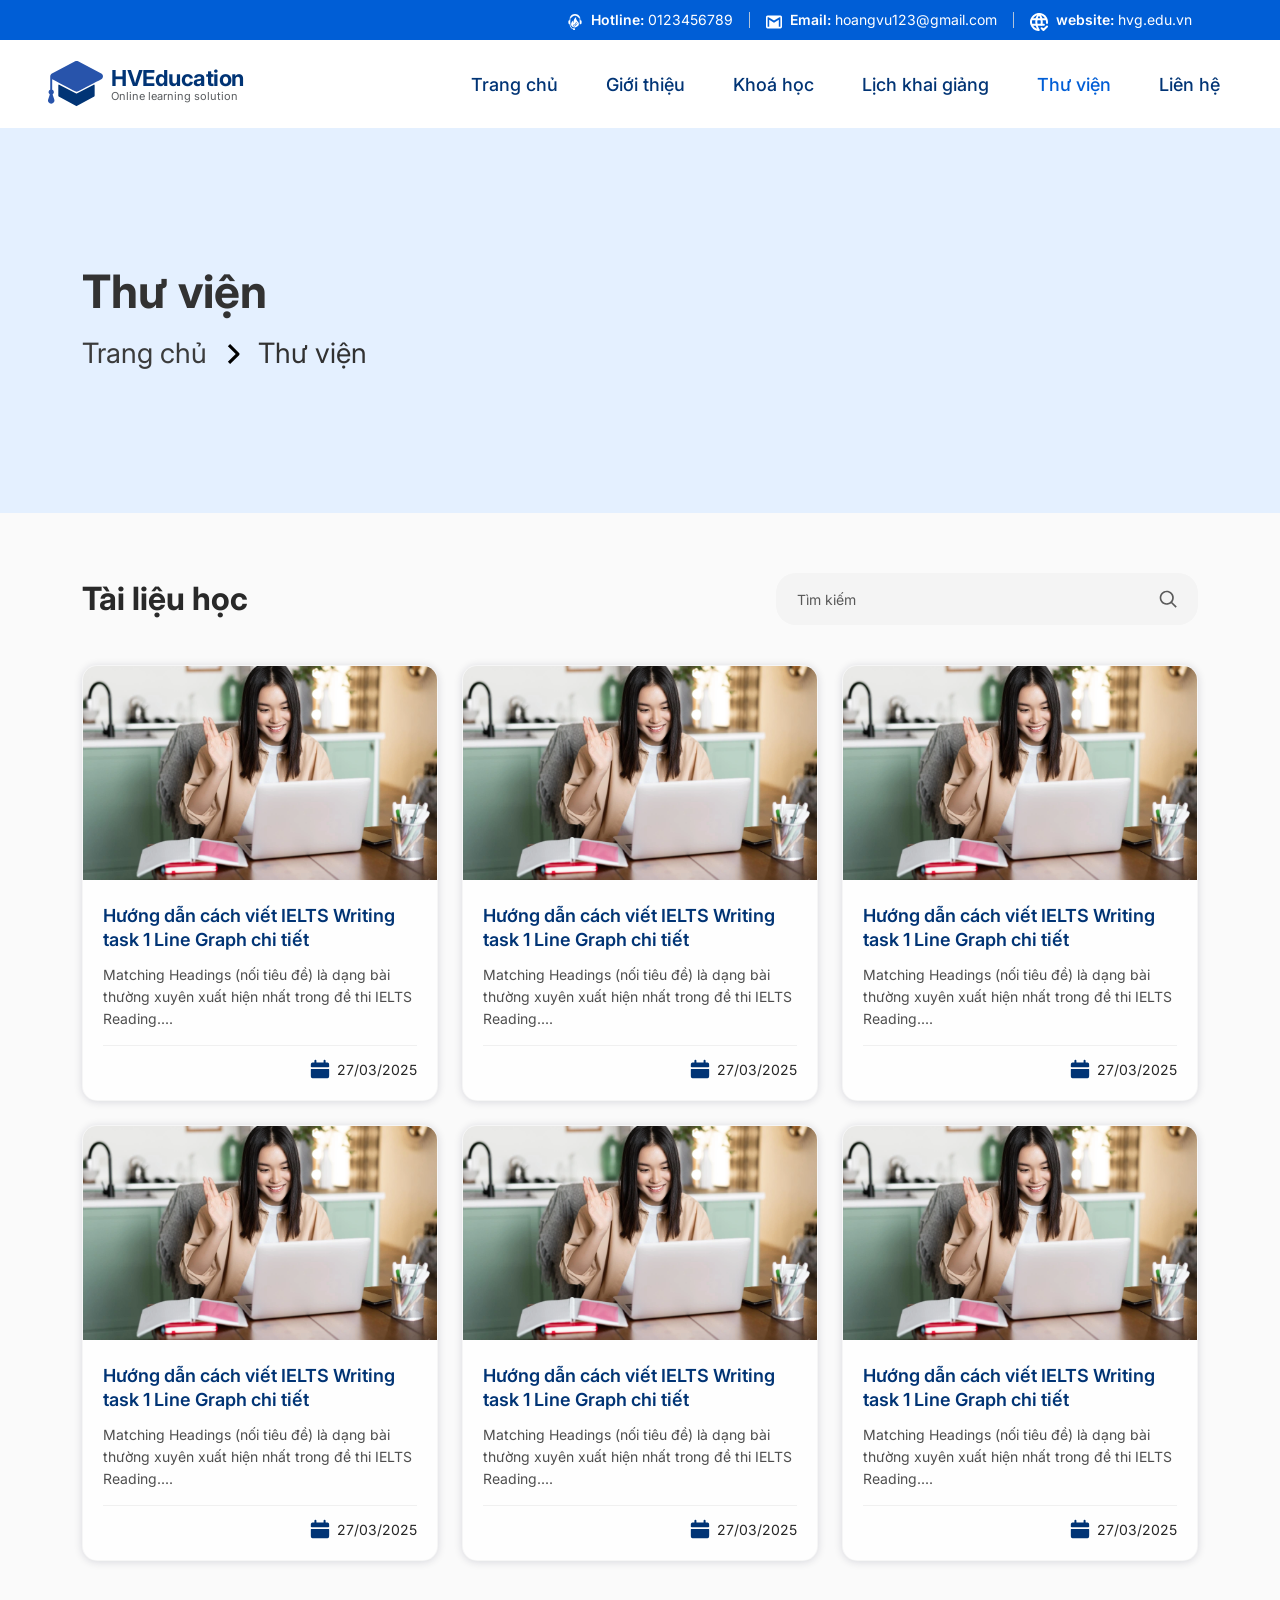
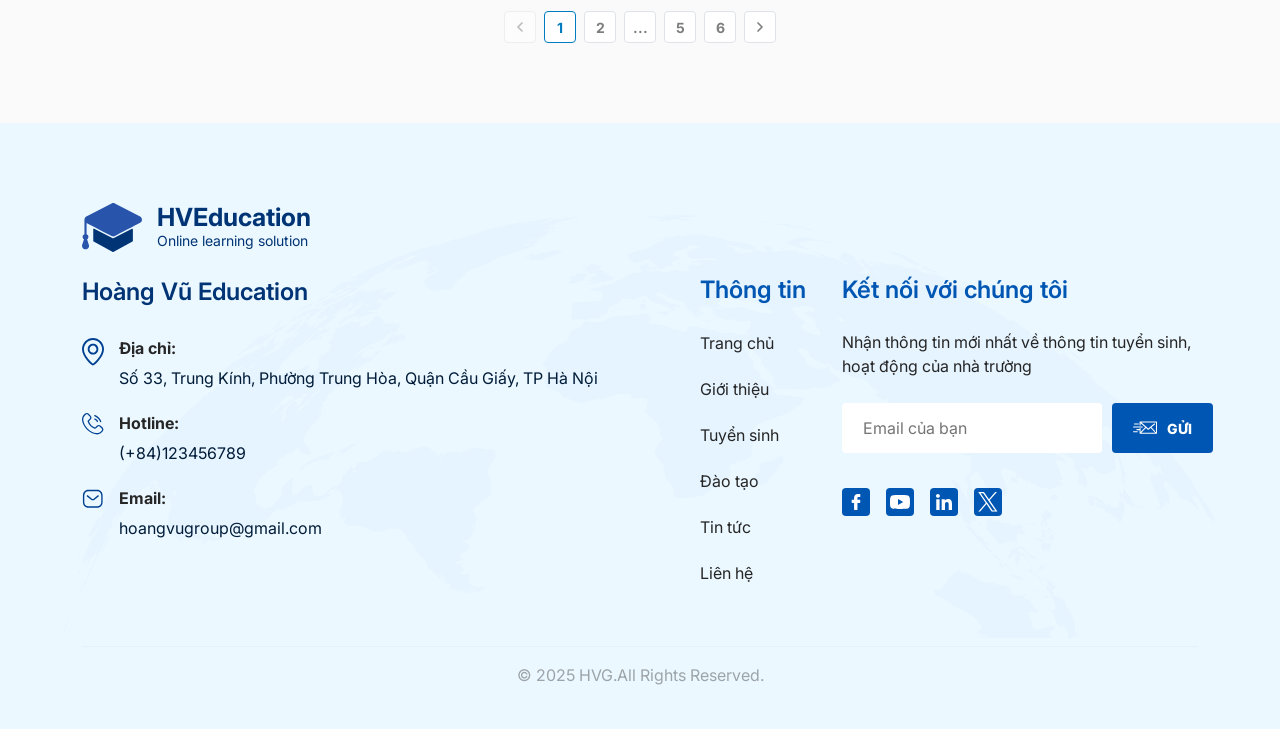
<file: pages/library.html>
<!DOCTYPE html>
<html lang="vi">

<head>
  <meta charset="UTF-8">
  <meta name="viewport" content="width=device-width, initial-scale=1.0">
  <link rel="icon" type="image/svg+xml" href="../assets/logo.svg">

  <!-- Cấu hình các thẻ Meta SEO cơ bản để đảm bảo công cụ tìm kiếm hiểu rõ nội dung trang web -->
  <title>Thư viện - HVG Education</title>
  <meta name="description" content="HVG Education cung cấp các chương trình đào tạo Anh ngữ hàng đầu chất lượng cao.">

  <!-- Nhúng CSS Bootstrap 5 để tận dụng các class tiện ích như flexbox, responsive grid và spacing -->
  <link href="https://cdn.jsdelivr.net/npm/bootstrap@5.3.3/dist/css/bootstrap.min.css" rel="stylesheet">

  <!-- 
    Liên kết tệp CSS toàn cục (global.css):
    - Dùng để tải font chữ Google Font Inter.
    - Định nghĩa hệ màu sắc thương hiệu chủ đạo (Design Tokens) để toàn dự án sử dụng nhất quán.
  -->
  <link href="../styles/global.css" rel="stylesheet">

  <!-- Liên kết tệp CSS riêng của các component như Topbar, Navbar và Footer -->
  <link href="../styles/topbar.css" rel="stylesheet">
  <link href="../styles/navbar.css" rel="stylesheet">
  <link href="../styles/footer.css" rel="stylesheet">
  <link href="../styles/breadcrumb.css" rel="stylesheet">
  <link href="../styles/library.css" rel="stylesheet">
</head>

<body>

  <!-- Khai báo các vùng chứa để tải động nội dung của Topbar và Navbar qua jQuery AJAX -->
  <header>
    <div id="topbar-placeholder"></div>
    <div id="navbar-placeholder"></div>
  </header>

  <!-- Breadcrumb Header Banner (Figma Node 1:2858) -->
  <section class="breadcrumb-banner">
    <div class="container">
      <h1 class="breadcrumb-title">Thư viện</h1>
      <nav aria-label="breadcrumb">
        <ol class="breadcrumb-list">
          <li class="breadcrumb-item"><a href="../index.html" class="breadcrumb-link">Trang chủ</a></li>
          <li class="breadcrumb-separator">
            <img src="../assets/arrow-right-filled.svg" alt="arrow right">
          </li>
          <li class="breadcrumb-item active" aria-current="page">Thư viện</li>
        </ol>
      </nav>
    </div>
  </section>

  <main>
    <!-- Section: Thư viện tài liệu học (Figma Node 4:2217) -->
    <section class="library-section">
      <div class="container">
        
        <!-- Hàng tiêu đề & Thanh tìm kiếm -->
        <div class="library-header-row">
          <h2 class="library-title">Tài liệu học</h2>
          
          <div class="library-search-container">
            <input type="text" class="library-search-input" placeholder="Tìm kiếm">
            <div class="library-search-icon">
              <img src="../assets/search.svg">
            </div>
          </div>
        </div>

        <!-- Grid chứa 6 Thẻ Tài liệu -->
        <div class="row g-4 library-grid">
          
          <!-- Thẻ Tài liệu 1 -->
          <div class="col-12 col-md-6 col-lg-4">
            <div class="library-card">
              <div class="library-card-img-wrapper">
                <img src="../assets/library-banner.webp">
              </div>
              <div class="library-card-body">
                <a href="#" class="library-card-title">Hướng dẫn cách viết IELTS Writing task 1 Line Graph chi tiết</a>
                <p class="library-card-desc">Matching Headings (nối tiêu đề) là dạng bài thường xuyên xuất hiện nhất trong đề thi IELTS Reading....</p>
                <div class="library-card-footer">
                  <div class="library-card-date-container">
                    <span class="library-card-date-icon">
                      <!-- SVG Date Icon (lets-icons:date-fill) -->
                      <img src="../assets/date-fill.svg">
                    </span>
                    <span>27/03/2025</span>
                  </div>
                </div>
              </div>
            </div>
          </div>

          <!-- Thẻ Tài liệu 2 -->
          <div class="col-12 col-md-6 col-lg-4">
            <div class="library-card">
              <div class="library-card-img-wrapper">
                <img src="../assets/library-banner.webp">
              </div>
              <div class="library-card-body">
                <a href="#" class="library-card-title">Hướng dẫn cách viết IELTS Writing task 1 Line Graph chi tiết</a>
                <p class="library-card-desc">Matching Headings (nối tiêu đề) là dạng bài thường xuyên xuất hiện nhất trong đề thi IELTS Reading....</p>
                <div class="library-card-footer">
                  <div class="library-card-date-container">
                    <span class="library-card-date-icon">
                      <img src="../assets/date-fill.svg">
                    </span>
                    <span>27/03/2025</span>
                  </div>
                </div>
              </div>
            </div>
          </div>

          <!-- Thẻ Tài liệu 3 -->
          <div class="col-12 col-md-6 col-lg-4">
            <div class="library-card">
              <div class="library-card-img-wrapper">
                <img src="../assets/library-banner.webp">
              </div>
              <div class="library-card-body">
                <a href="#" class="library-card-title">Hướng dẫn cách viết IELTS Writing task 1 Line Graph chi tiết</a>
                <p class="library-card-desc">Matching Headings (nối tiêu đề) là dạng bài thường xuyên xuất hiện nhất trong đề thi IELTS Reading....</p>
                <div class="library-card-footer">
                  <div class="library-card-date-container">
                    <span class="library-card-date-icon">
                      <img src="../assets/date-fill.svg">
                    </span>
                    <span>27/03/2025</span>
                  </div>
                </div>
              </div>
            </div>
          </div>

          <!-- Thẻ Tài liệu 4 -->
          <div class="col-12 col-md-6 col-lg-4">
            <div class="library-card">
              <div class="library-card-img-wrapper">
                <img src="../assets/library-banner.webp">
              </div>
              <div class="library-card-body">
                <a href="#" class="library-card-title">Hướng dẫn cách viết IELTS Writing task 1 Line Graph chi tiết</a>
                <p class="library-card-desc">Matching Headings (nối tiêu đề) là dạng bài thường xuyên xuất hiện nhất trong đề thi IELTS Reading....</p>
                <div class="library-card-footer">
                  <div class="library-card-date-container">
                    <span class="library-card-date-icon">
                      <img src="../assets/date-fill.svg">
                    </span>
                    <span>27/03/2025</span>
                  </div>
                </div>
              </div>
            </div>
          </div>

          <!-- Thẻ Tài liệu 5 -->
          <div class="col-12 col-md-6 col-lg-4">
            <div class="library-card">
              <div class="library-card-img-wrapper">
                <img src="../assets/library-banner.webp">
              </div>
              <div class="library-card-body">
                <a href="#" class="library-card-title">Hướng dẫn cách viết IELTS Writing task 1 Line Graph chi tiết</a>
                <p class="library-card-desc">Matching Headings (nối tiêu đề) là dạng bài thường xuyên xuất hiện nhất trong đề thi IELTS Reading....</p>
                <div class="library-card-footer">
                  <div class="library-card-date-container">
                    <span class="library-card-date-icon">
                      <img src="../assets/date-fill.svg">
                    </span>
                    <span>27/03/2025</span>
                  </div>
                </div>
              </div>
            </div>
          </div>

          <!-- Thẻ Tài liệu 6 -->
          <div class="col-12 col-md-6 col-lg-4">
            <div class="library-card">
              <div class="library-card-img-wrapper">
                <img src="../assets/library-banner.webp">
              </div>
              <div class="library-card-body">
                <a href="#" class="library-card-title">Hướng dẫn cách viết IELTS Writing task 1 Line Graph chi tiết</a>
                <p class="library-card-desc">Matching Headings (nối tiêu đề) là dạng bài thường xuyên xuất hiện nhất trong đề thi IELTS Reading....</p>
                <div class="library-card-footer">
                  <div class="library-card-date-container">
                    <span class="library-card-date-icon">
                      <img src="../assets/date-fill.svg">
                    </span>
                    <span>27/03/2025</span>
                  </div>
                </div>
              </div>
            </div>
          </div>

        </div>

        <!-- Phân trang (Pagination) -->
        <nav class="library-pagination-nav" aria-label="Library Page Navigation">
          <ul class="library-pagination">
            <!-- Nút Trước (disabled) -->
            <li class="library-page-item disabled">
              <span class="library-page-link" aria-label="Previous">
                <!-- SVG Chevron Left -->
                <svg xmlns="http://www.w3.org/2000/svg" width="16" height="16" viewBox="0 0 24 24" fill="none" stroke="currentColor" stroke-width="2.5" stroke-linecap="round" stroke-linejoin="round">
                  <polyline points="15 18 9 12 15 6"></polyline>
                </svg>
              </span>
            </li>
            
            <!-- Các số trang -->
            <li class="library-page-item active">
              <span class="library-page-link">1</span>
            </li>
            <li class="library-page-item">
              <a class="library-page-link" href="#">2</a>
            </li>
            <li class="library-page-item">
              <span class="library-page-link">...</span>
            </li>
            <li class="library-page-item">
              <a class="library-page-link" href="#">5</a>
            </li>
            <li class="library-page-item">
              <a class="library-page-link" href="#">6</a>
            </li>
            
            <!-- Nút Tiếp -->
            <li class="library-page-item">
              <a class="library-page-link" href="#" aria-label="Next">
                <!-- SVG Chevron Right -->
                <svg xmlns="http://www.w3.org/2000/svg" width="16" height="16" viewBox="0 0 24 24" fill="none" stroke="currentColor" stroke-width="2.5" stroke-linecap="round" stroke-linejoin="round">
                  <polyline points="9 18 15 12 9 6"></polyline>
                </svg>
              </a>
            </li>
          </ul>
        </nav>

      </div>
    </section>
  </main>

  <!-- Khai báo vùng chứa của Footer để tải động nội dung từ footer.html qua jQuery AJAX -->
  <footer>
    <div id="footer-placeholder"></div>
  </footer>

  <!-- 
    Nhúng thư viện jQuery CDN phiên bản 3.7.1:
    - Bắt buộc phải nhúng thư viện này trước tệp scripts/main.js tự viết nhằm sử dụng hàm $.load()
  -->
  <script src="https://code.jquery.com/jquery-3.7.1.min.js"></script>

  <!-- Nhúng thư viện Bootstrap Bundle (chứa cả Popper.js) hỗ trợ các tính năng động trong tương lai của Bootstrap -->
  <script src="https://cdn.jsdelivr.net/npm/bootstrap@5.3.3/dist/js/bootstrap.bundle.min.js"></script>

  <!-- 
    Liên kết tệp JavaScript điều khiển chính (main.js):
    - Đã tách mã khởi chạy jQuery load các component (Topbar, Navbar, Footer) ra khỏi index.html.
  -->
  <script src="../scripts/main.js"></script>
</body>

</html>
</file>
<file: styles/global.css>
/* 
  Nạp font chữ Inter từ Google Fonts cho toàn bộ dự án để đảm bảo tính đồng bộ và thẩm mỹ.
*/
@import url('https://fonts.googleapis.com/css2?family=Inter:wght@400;500;600;700&display=swap');

/* 
  Định nghĩa hệ màu sắc chủ đạo (Design Tokens) của dự án HVG Education dựa trên thiết kế Figma:
  - Màu chủ đạo thứ nhất (Primary): Xanh navy đậm (#013475) dùng cho tiêu đề, nút bấm chính, menu.
  - Màu chủ đạo thứ hai (Secondary): Xanh dương tươi sáng (#005ed6) dùng cho topbar và các điểm nhấn nổi bật.
  - Các màu bổ trợ như màu nền nhẹ (#fafafa), màu phân tách (#dddddd) và các biến thể font chữ.
*/
:root {
  /* Bảng màu dự án */
  --primary-color: #013475;      /* Xanh Navy đậm - màu thương hiệu chính */
  --secondary-color: #005ed6;    /* Xanh dương Topbar */
  --accent-light: #ebf8ff;       /* Xanh dương nhạt dùng cho background phụ */
  --body-bg: #fafafa;            /* Màu nền xám trắng của trang chủ */
  --text-dark: #001c38;          /* Màu chữ tối chính */
  --text-muted: #2f2f2f;         /* Màu chữ xám phụ */
  --divider-color: #dddddd;      /* Màu của đường phân tách */
  --white: #ffffff;

  /* Định nghĩa font chữ toàn cục */
  --font-main: 'Inter', system-ui, -apple-system, sans-serif;
}

/* 
  Thiết lập các thuộc tính mặc định cho toàn bộ trang web sử dụng các biến toàn cục:
*/
html,
body {
  max-width: 100%;
  overflow-x: hidden;
}

body {
  font-family: var(--font-main);
  background-color: var(--body-bg);
  color: var(--text-dark);
  margin: 0;
  padding: 0;
}
</file>
<file: styles/topbar.css>
/* 
  Tối ưu hóa stylesheet topbar để tận dụng các biến CSS toàn cục từ global.css.
  Điều này giúp giảm trùng lặp mã nguồn và duy trì tính nhất quán của hệ thống thiết kế (Design System).
*/
.topbar-wrapper {
  background-color: var(--secondary-color, #005ed6); /* Sử dụng màu xanh topbar từ hệ thống màu chủ đạo */
  font-family: var(--font-main, 'Inter', sans-serif);
  font-size: 14px;
  min-height: 40px;
  transition: all 0.3s ease;
}

.topbar-content {
    margin-right: 4rem;
}

/*
  Từng item liên hệ trong topbar:
  - Cấu hình flexbox để icon và text nằm ngang hàng.
  - Thêm hiệu ứng hover tinh tế để tăng trải nghiệm tương tác (Micro-animations).
*/
.topbar-item {
  transition: opacity 0.2s ease, transform 0.2s ease;
}

.topbar-label {
  font-weight: 600;
}

/*
  Giá trị thông tin (Ví dụ số điện thoại, địa chỉ email):
  - Đặt độ đậm chữ là 400 (Regular) để phân biệt rõ ràng với nhãn tiêu đề.
*/
.topbar-value {
  font-weight: 400;
}

/*
  Đường kẻ dọc phân tách giữa các mục:
  - Sử dụng biến màu phân tách từ global.css.
*/
.topbar-divider {
  width: 1px;
  height: 16px;
  background-color: var(--divider-color, #dddddd);
  opacity: 0.8;
}

@media (max-width: 991.98px) {
  .topbar-wrapper {
    justify-content: center !important;
    padding-left: 10px;
    padding-right: 10px;
  }
  .topbar-content {
    flex-wrap: wrap;
    justify-content: center;
    gap: 8px !important;
    margin-right: 0 !important; /* Loại bỏ margin-right để căn giữa thông tin */
  }
  .topbar-divider {
    display: none;
  }
}

@media (max-width: 575.98px) {
  .topbar-text {
    display: none;
  }
  .topbar-content {
    gap: 24px !important; /* Giãn cách các icon hợp lý hơn khi ẩn chữ */
  }
  .topbar-icon-placeholder img {
    width: 18px;
    height: 18px;
    transition: transform 0.2s ease;
  }
  .topbar-item:hover .topbar-icon-placeholder img {
    transform: scale(1.15); /* Micro-animation zoom nhẹ icon khi hover */
  }
}
</file>
<file: styles/navbar.css>
/*
  CSS cho Navbar Component:
  - Định nghĩa các kiểu dáng riêng biệt cho menu điều hướng.
  - Sử dụng các biến CSS toàn cục từ global.css để duy trì tính nhất quán.
*/

.navbar-custom {
  background-color: var(--white, #ffffff);
}

/*
  Phần chữ của logo thương hiệu:
  - Tiêu đề chính sử dụng màu xanh Navy chủ đạo của thương hiệu.
  - Phân chia font size rõ ràng theo tỷ lệ thiết kế Figma.
*/
.logo-title {
  display: block;
  font-size: 22px;
  font-weight: 700;
  color: var(--primary-color, #013475);
  line-height: 1.1;
  letter-spacing: -0.5px;
}

.logo-subtitle {
  display: block;
  font-size: 11px;
  font-weight: 400;
  color: var(--text-muted, #2f2f2f);
  line-height: 1;
}

/*
  Các liên kết menu (Menu Links):
  - Kích thước 18px đúng như Figma thiết kế.
  - Màu chữ sử dụng màu thương hiệu chính (--primary-color).
  - Sử dụng transition để hiệu ứng hover mượt mà.
*/
.nav-link-custom {
  font-size: 18px;
  font-weight: 500;
  color: var(--primary-color, #013475) !important;
  padding: 8px 12px !important;
}

/*
  Hiệu ứng hover cho link và trạng thái active:
  - Chuyển màu sang xanh dương sáng (--secondary-color) và kích hoạt gạch chân của thương hiệu.
*/
.nav-link-custom:hover, 
.nav-link-custom.active {
  color: var(--secondary-color, #005ed6) !important;
}

/*
  Tùy chỉnh nút dropdown toggle:
  - Sử dụng hình ảnh arrow-down.svg từ thư mục assets làm biểu tượng mũi tên chỉ xuống.
  - Định kích thước phù hợp và căn chỉnh dọc để cân đối với dòng chữ.
*/
.navbar-custom .dropdown-toggle::after {
  vertical-align: middle;
  border: none;
  content: "";
  display: inline-block;
  width: 12px;
  height: 12px;
  background-image: url("../assets/arrow-down.svg");
  background-size: contain;
  background-repeat: no-repeat;
  margin-left: 6px;
}

/*
  Responsive styling cho menu di động:
  - Khi thu gọn, căn chỉnh các menu item dọc và thêm border phân tách nhẹ để người dùng dễ thao tác trên màn hình cảm ứng.
*/
@media (max-width: 991.98px) {
  .navbar-custom .navbar-nav {
    align-items: flex-start !important;
    width: 100%;
    gap: 4px !important; /* Giãn cách nhẹ giữa các item */
  }

  .nav-link-custom {
    font-size: 16px;
    width: 100%;
    text-align: left;
    border-bottom: none !important; /* Loại bỏ border-bottom */
    padding: 12px 16px !important;
    border-radius: 6px;
    transition: all 0.25s ease;
  }
  
  .nav-link-custom:hover, 
  .nav-link-custom.active {
    color: var(--secondary-color, #005ed6) !important;
  }
  
  .navbar-custom .dropdown-menu {
    text-align: left;
    box-shadow: none !important;
    border: none;
    background-color: var(--accent-light, #ebf8ff);
    padding-left: 16px;
  }
}

/*
  Tối ưu hóa hiển thị cho màn hình Laptop nhỏ (như 1024px):
  - Giảm font-size, padding và gap của các nav-link để toàn bộ menu hiển thị gọn gàng trên một dòng duy nhất.
  - Chỉ áp dụng từ kích thước tablet ngang (992px) đến laptop nhỏ (1199.98px) để không ảnh hưởng đến các màn hình khác.
*/
@media (min-width: 992px) and (max-width: 1199.98px) {
  .navbar-custom .navbar-nav {
    gap: 12px !important; /* Giảm gap giữa các nav-item từ 24px xuống 12px */
  }
  .nav-link-custom {
    font-size: 15px !important; /* Giảm cỡ chữ từ 18px xuống 15px */
    padding: 8px 8px !important; /* Giảm padding ngang để các liên kết vừa khít */
  }
}
</file>
<file: styles/hero.css>
/*
  Hero Section CSS
  Dựa trên thiết kế Figma node 4:91 (trang chủ).
  Hero banner hiển thị hình nền lớn với gradient overlay,
  nội dung văn bản nằm bên trái, và thanh thống kê chồng lên phía dưới.
*/

/* ========================================
   HERO SECTION - Khu vực banner chính
   ======================================== */

.hero-section {
  position: relative;
  width: 100%;
  /* Chiều cao cố định theo thiết kế Figma (764px) để giữ đúng tỷ lệ bố cục */
  min-height: 764px;
  overflow: hidden;
}

/* Lớp chứa hình nền: phủ toàn bộ hero-section bằng position absolute */
.hero-background {
  position: absolute;
  top: 0;
  left: 0;
  width: 100%;
  height: 100%;
  z-index: 0;
}

/* Ảnh nền hero: cover toàn bộ vùng chứa, giữ tâm ảnh ở phía trên */
.hero-bg-image {
  width: 100%;
  height: 100%;
  object-fit: cover;
  object-position: center top;
  display: block;
}

/*
  Lớp phủ gradient tối từ trái sang phải:
  Giúp chữ trắng bên trái dễ đọc trên mọi hình nền.
  Giá trị gradient lấy chính xác từ Figma (opacity 0.45 → 0.19 → 0).
*/
.hero-gradient-overlay {
  position: absolute;
  top: 0;
  left: 0;
  width: 100%;
  height: 100%;
  background: linear-gradient(
    to right,
    rgba(0, 0, 0, 0.45) 34.66%,
    rgba(0, 0, 0, 0.19) 48.02%,
    rgba(0, 0, 0, 0) 52.91%
  );
  z-index: 1;
}

/* Container nội dung hero: nâng lên trên gradient bằng z-index */
.hero-container {
  position: relative;
  z-index: 2;
  height: 100%;
}

/* Bố cục nội dung hero: dùng padding-top để đẩy nội dung xuống đúng vị trí Figma */
.hero-content {
  padding-top: 180px;
  padding-bottom: 80px;
}

/* ========================================
   HEADLINE BOX - Khối tiêu đề nền trắng
   ======================================== */

/*
  Khối nền trắng bo góc chứa dòng tiêu đề chính.
  Kích thước và bo góc lấy từ Figma (606x74px, border-radius 15px).
*/
.hero-headline-box {
  display: inline-block;
  background-color: var(--white, #ffffff);
  border-radius: 15px;
  padding: 10px 12px;
  max-width: 606px;
  margin-bottom: 20px;
}

/* Tiêu đề chính: font 36px đậm, màu xanh navy thương hiệu */
.hero-headline {
  font-family: var(--font-main, 'Inter', sans-serif);
  font-size: 36px;
  font-weight: 700;
  line-height: 54px;
  color: var(--primary-color, #013475);
  margin: 0;
  white-space: nowrap;
}

/* ========================================
   SUBHEADLINE - Dòng phụ đề trắng
   ======================================== */

/*
  Phụ đề: Chữ trắng đậm + text-shadow giúp nổi bật trên mọi loại ảnh nền.
  Text-shadow lấy từ Figma (0px 1px 8px #787878).
*/
.hero-subheadline {
  font-family: var(--font-main, 'Inter', sans-serif);
  font-size: 36px;
  font-weight: 700;
  line-height: 54px;
  color: var(--white, #ffffff);
  text-shadow: 0px 1px 8px #787878;
  margin-bottom: 36px;
}

/* ========================================
   FEATURES LIST - Danh sách điểm nổi bật
   ======================================== */

/* Bỏ bullet mặc định và dùng layout flex dọc với khoảng cách giữa các mục */
.hero-features {
  list-style: none;
  padding: 0;
  margin: 0 0 40px 0;
  display: flex;
  flex-direction: column;
  gap: 8px;
}

/* Mỗi mục gồm icon check + text nằm ngang, canh giữa theo trục dọc */
.hero-feature-item {
  display: flex;
  align-items: center;
  gap: 16px;
}

/* Icon check: kích thước 30x30px theo Figma */
.hero-check-icon {
  width: 30px;
  height: 30px;
  flex-shrink: 0;
  object-fit: contain;
}

/* Văn bản mô tả điểm nổi bật: chữ trắng 20px */
.hero-feature-item span {
  font-family: var(--font-main, 'Inter', sans-serif);
  font-size: 20px;
  font-weight: 400;
  line-height: 44px;
  color: var(--white, #ffffff);
}

/* ========================================
   CTA BUTTONS - Nhóm nút hành động
   ======================================== */

/* Nhóm 2 nút nằm ngang, khoảng cách 28px */
.hero-cta-group {
  display: flex;
  gap: 28px;
  align-items: center;
  flex-wrap: wrap;
}

/*
  Kiểu chung cho cả 2 nút CTA:
  Kích thước, bo góc, font chữ giống nhau.
  Transition mượt khi hover để tạo cảm giác tương tác.
*/
.btn-hero-outline,
.btn-hero-filled {
  display: inline-flex;
  align-items: center;
  justify-content: center;
  height: 50px;
  border-radius: 15px;
  font-family: var(--font-main, 'Inter', sans-serif);
  font-size: 20px;
  font-weight: 500;
  line-height: 44px;
  text-decoration: none;
  cursor: pointer;
  transition: all 0.3s ease;
  white-space: nowrap;
}

/* Nút viền trắng: nổi bật trên nền tối, viền 2px */
.btn-hero-outline {
  width: 203px;
  border: 2px solid var(--white, #ffffff);
  background-color: transparent;
  color: var(--white, #ffffff);
}

.btn-hero-outline:hover {
  background-color: rgba(255, 255, 255, 0.15);
  color: var(--white, #ffffff);
}

/* Nút nền navy: nền xanh đậm, chữ trắng */
.btn-hero-filled {
  width: 218px;
  border: none;
  background-color: var(--primary-color, #013475);
  color: var(--white, #ffffff);
}

.btn-hero-filled:hover {
  background-color: var(--secondary-color, #005ed6);
  color: var(--white, #ffffff);
}

/* ========================================
   STATS SECTION - Thanh thống kê
   ======================================== */

/*
  Stats section: dùng margin-top âm để chồng lên phần dưới hero.
  Khoảng chồng ~80px tạo hiệu ứng thị giác liền mạch giữa 2 section.
*/
.stats-section {
  position: relative;
  z-index: 3;
  margin-top: -80px;
  padding-bottom: 40px;
}

/*
  Stats bar: Khung trắng bo góc lớn với viền mỏng xanh và bóng đổ nhẹ.
  Giá trị border, shadow, border-radius lấy từ Figma.
*/
.stats-bar {
  background-color: var(--white, #ffffff);
  border: 0.6px solid rgba(1, 52, 117, 0.68);
  border-radius: 20px;
  box-shadow: 0px 1px 12px 0px rgba(0, 0, 0, 0.12);
  max-width: 1276px;
  margin: 0 auto;
  padding: 24px 40px;
  display: flex;
  align-items: center;
  justify-content: center;
  gap: 48px;
}

/* Mỗi stat-item: bố cục dọc, văn bản căn giữa */
.stat-item {
  display: flex;
  flex-direction: column;
  align-items: center;
  text-align: center;
  flex: 1;
  min-width: 0;
}

/* Số liệu lớn: font 36px đậm, màu xanh navy thương hiệu */
.stat-number {
  font-family: var(--font-main, 'Inter', sans-serif);
  font-size: 36px;
  font-weight: 700;
  line-height: 24px;
  color: var(--primary-color, #013475);
  margin-bottom: 16px;
  white-space: nowrap;
}

/* Mô tả ngắn dưới mỗi số liệu: font 16px, màu chữ tối */
.stat-desc {
  font-family: var(--font-main, 'Inter', sans-serif);
  font-size: 16px;
  font-weight: 400;
  line-height: 20px;
  color: var(--text-dark, #001c38);
  margin: 0;
  max-width: 203px;
}

/*
  Đường phân tách dọc giữa các stat-item:
  Chiều cao 104px theo Figma, rộng 1px.
*/
.stat-divider {
  width: 1px;
  height: 104px;
  background-color: var(--divider-color, #dddddd);
  flex-shrink: 0;
}

/* ========================================
   RESPONSIVE - Tablet (≤991px)
   ======================================== */

@media (max-width: 991px) {
  .hero-section {
    min-height: 620px;
  }

  .hero-content {
    padding-top: 120px;
  }

  .hero-headline {
    font-size: 28px;
    line-height: 42px;
    /* Cho phép xuống dòng trên tablet vì chiều rộng giới hạn */
    white-space: normal;
  }

  .hero-headline-box {
    max-width: 480px;
  }

  .hero-subheadline {
    font-size: 28px;
    line-height: 42px;
    margin-bottom: 28px;
  }

  .hero-feature-item span {
    font-size: 17px;
    line-height: 36px;
  }

  .hero-check-icon {
    width: 24px;
    height: 24px;
  }

  .btn-hero-outline,
  .btn-hero-filled {
    font-size: 17px;
    height: 46px;
  }

  /* Stats bar: chuyển sang dạng lưới 2x2 khi tablet */
  .stats-bar {
    flex-wrap: wrap;
    gap: 24px;
    padding: 24px 20px;
  }

  .stat-divider {
    display: none;
  }

  .stat-item {
    /* Chia 2 cột, trừ đi khoảng cách giữa (gap) */
    flex: 0 0 calc(50% - 12px);
    padding: 12px 0;
  }

  .stats-section {
    margin-top: -60px;
    padding-bottom: 24px;
  }
}

/* ========================================
   RESPONSIVE - Mobile (≤767px)
   ======================================== */

@media (max-width: 767px) {
  .hero-section {
    min-height: 520px;
  }

  .hero-content {
    padding-top: 60px;
    padding-bottom: 40px;
    /* Căn giữa nội dung trên mobile để phù hợp màn hình hẹp */
    text-align: center;
  }

  .hero-headline-box {
    max-width: 100%;
  }

  .hero-headline {
    font-size: 22px;
    line-height: 34px;
    white-space: normal;
  }

  .hero-subheadline {
    font-size: 22px;
    line-height: 34px;
    margin-bottom: 20px;
  }

  .hero-features {
    gap: 4px;
    margin-bottom: 28px;
    /* Căn trái danh sách điểm nổi bật trên mobile cho dễ đọc */
    align-items: flex-start;
    display: inline-flex;
  }

  .hero-feature-item {
    gap: 10px;
  }

  .hero-feature-item span {
    font-size: 15px;
    line-height: 30px;
    text-align: left;
  }

  .hero-check-icon {
    width: 22px;
    height: 22px;
  }

  .hero-cta-group {
    justify-content: center;
    gap: 16px;
  }

  .btn-hero-outline,
  .btn-hero-filled {
    font-size: 16px;
    height: 44px;
    width: auto;
    padding: 0 24px;
  }

  /* Stats bar: xếp chồng dọc trên mobile */
  .stats-bar {
    flex-direction: column;
    gap: 20px;
    padding: 20px 16px;
  }

  .stat-item {
    flex: none;
    width: 100%;
    padding: 8px 0;
  }

  .stat-number {
    font-size: 28px;
    margin-bottom: 8px;
  }

  .stat-desc {
    font-size: 14px;
    max-width: none;
  }

  .stats-section {
    margin-top: -40px;
    padding-bottom: 16px;
  }
}

/* ========================================
   RESPONSIVE - Mobile M & S (≤375.98px)
   ======================================== */
@media (max-width: 375.98px) {
  .hero-bg-image {
    object-position: 75%; /* Dịch ngang 75% và dịch dọc xuống 30px */
  }

  .hero-content {
    padding-top: 35px; /* Đẩy toàn bộ khối nội dung lên phía trên */
  }

  .hero-headline-box {
    padding: 6px 10px; /* Giảm padding của hộp nền trắng để gọn gàng hơn */
    margin-bottom: 12px;
  }

  .hero-headline {
    font-size: 18px; /* Thu nhỏ chữ tiêu đề chính */
    line-height: 28px;
  }

  .hero-subheadline {
    font-size: 18px; /* Thu nhỏ chữ dòng phụ đề */
    line-height: 28px;
    margin-bottom: 12px;
  }

  .hero-cta-group {
    flex-wrap: nowrap !important; /* Giữ 2 nút trên cùng một hàng */
    gap: 8px !important; /* Giảm khoảng cách gap giữa 2 nút */
    width: 100%;
  }

  .btn-hero-outline,
  .btn-hero-filled {
    flex: 1 !important; /* Chia sẻ chiều rộng đều nhau (50/50) */
    font-size: 13px !important; /* Thu nhỏ cỡ chữ để không bị tràn dòng */
    height: 40px !important; /* Thu nhỏ chiều cao của nút */
    padding: 0 4px !important; /* Thu nhỏ padding ngang */
    border-radius: 10px !important; /* Cân chỉnh góc bo tròn phù hợp */
  }
}

/* ========================================
   RESPONSIVE - Mobile S (≤340px)
   ======================================== */
@media (max-width: 340px) {
  .stats-section {
    margin-top: -15px !important; /* Giảm margin-top âm để dịch chuyển stats card xuống, tạo khoảng cách với nút */
  }
}
</file>
<file: styles/courses.css>
/*
  Courses Section CSS
  Dựa trên thiết kế Figma node 4:168.
  Card hiển thị thông tin khóa học IELTS + thanh danh mục khoá học phía dưới.
*/

/* ========================================
   COURSES SECTION - Khu vực chương trình học
   ======================================== */

.courses-section {
  padding: 60px 0 0;
}

/* Card chính: nền trắng, bo góc 25px, shadow nhẹ, chứa toàn bộ nội dung khoá học */
.course-card {
  background-color: var(--white, #ffffff);
  border-radius: 25px;
  box-shadow: 0px 0px 8px 0px rgba(12, 29, 50, 0.12);
  position: relative;
  overflow: hidden;
  max-width: 1280px;
  margin: 0 auto;
}

/* Chia card thành 2 phần: nội dung bên trái + hình ảnh bên phải */
.course-card-inner {
  display: flex;
  align-items: stretch;
  min-height: 570px;
}

/* ========================================
   PHẦN NỘI DUNG BÊN TRÁI
   ======================================== */

.course-info {
  flex: 1;
  padding: 68px 40px 40px 54px;
  position: relative;
  z-index: 2;
}

/* Label nhỏ phía trên tiêu đề: "Chương trình học" */
.course-label {
  font-family: var(--font-main, 'Inter', sans-serif);
  font-size: 24px;
  font-weight: 500;
  color: rgba(39, 39, 39, 0.94);
  margin-bottom: 20px;
}

/* Tiêu đề chính: "Luyện thi IELTS" - font lớn 55px */
.course-title {
  font-family: var(--font-main, 'Inter', sans-serif);
  font-size: 55px;
  font-weight: 500;
  color: #303030;
  margin-bottom: 40px;
  line-height: 1.2;
}

/* ========================================
   THÔNG TIN ĐẦU VÀO / ĐẦU RA
   ======================================== */

/* Nhóm hiển thị "Đầu vào" và "Đầu ra" nằm ngang */
.course-level-group {
  display: flex;
  align-items: center;
  gap: 40px;
  margin-bottom: 32px;
}

/* Mỗi mục level: icon + text nằm ngang */
.course-level-item {
  display: flex;
  align-items: center;
  gap: 12px;
}

/* Icon đầu vào/ra: kích thước 30x30 */
.course-level-icon {
  width: 30px;
  height: 30px;
  flex-shrink: 0;
  object-fit: contain;
}

/* Text thông tin level: font 26px medium */
.course-level-text {
  font-family: var(--font-main, 'Inter', sans-serif);
  font-size: 26px;
  font-weight: 500;
  color: rgba(39, 39, 39, 0.94);
  white-space: nowrap;
}

/* ========================================
   ĐƯỜNG PHÂN CÁCH NGANG
   ======================================== */

/* Đường kẻ ngang ngăn cách giữa level info và features */
.course-divider {
  width: 100%;
  max-width: 518px;
  height: 1px;
  background-color: #d9d9d9;
  margin-bottom: 32px;
}

/* ========================================
   FEATURES - 3 điểm nổi bật của khoá học
   ======================================== */

/* 3 features nằm ngang, khoảng cách đều */
.course-features {
  display: flex;
  gap: 48px;
  margin-bottom: 40px;
}

/* Mỗi feature: icon phía trên + text phía dưới, bố cục dọc */
.course-feature-item {
  display: flex;
  flex-direction: column;
  align-items: flex-start;
  gap: 12px;
  max-width: 180px;
}

/* Icon feature: 45x45 */
.course-feature-icon {
  width: 45px;
  height: 45px;
  object-fit: contain;
}

/* Mô tả feature: font 18px, line-height thoáng */
.course-feature-text {
  font-family: var(--font-main, 'Inter', sans-serif);
  font-size: 18px;
  font-weight: 400;
  line-height: 26px;
  color: rgba(37, 37, 37, 0.91);
}

/* ========================================
   NÚT CTA TRONG CARD
   ======================================== */

.course-cta-group {
  display: flex;
  gap: 28px;
  align-items: center;
  flex-wrap: wrap;
}

/* Kiểu chung cho 2 nút CTA */
.btn-course-outline,
.btn-course-filled {
  display: inline-flex;
  align-items: center;
  justify-content: center;
  height: 50px;
  border-radius: 15px;
  font-family: var(--font-main, 'Inter', sans-serif);
  font-size: 20px;
  font-weight: 500;
  line-height: 44px;
  text-decoration: none;
  cursor: pointer;
  transition: all 0.3s ease;
  white-space: nowrap;
}

/* Nút viền navy: viền 2px, chữ navy */
.btn-course-outline {
  width: 203px;
  border: 2px solid var(--primary-color, #013475);
  background-color: transparent;
  color: var(--primary-color, #013475);
}

.btn-course-outline:hover {
  background-color: var(--primary-color, #013475);
  color: var(--white, #ffffff);
}

/* Nút nền navy: nền xanh đậm, chữ trắng */
.btn-course-filled {
  width: 219px;
  border: none;
  background-color: var(--primary-color, #013475);
  color: var(--white, #ffffff);
}

.btn-course-filled:hover {
  background-color: var(--secondary-color, #005ed6);
  color: var(--white, #ffffff);
}

/* ========================================
   PHẦN HÌNH ẢNH BÊN PHẢI
   ======================================== */

/* Cột phải chứa hình ảnh giáo viên + vòng tròn trang trí */
.course-visual {
  position: relative;
  width: 450px;
  flex-shrink: 0;
}

/* Vòng tròn xanh nhạt trang trí phía sau ảnh giáo viên */
.course-visual-circle {
  position: absolute;
  width: 401px;
  height: 401px;
  border-radius: 30px;
  background-color: #ebf8ff;
  right: 48px;
  top: 172px;
}

/* Ảnh giáo viên: kích thước lớn, cắt vừa khung */
.course-teacher-img {
  position: absolute;
  width: 357px;
  height: 516px;
  right: 70px;
  top: 6px;
  object-fit: cover;
  z-index: 1;
  scale: 1.2;
}

/* Badge điểm: hình chữ nhật navy bo góc ở góc trên phải */
.course-score-badge {
  position: absolute;
  right: 31px;
  top: 27px;
  width: 117px;
  height: 85px;
  background-color: var(--primary-color, #013475);
  border-radius: 15px;
  display: flex;
  flex-direction: column;
  align-items: center;
  justify-content: center;
  z-index: 2;
  overflow: hidden;
}

/* Số điểm lớn trong badge */
.course-score-number {
  font-family: var(--font-main, 'Inter', sans-serif);
  font-size: 35px;
  font-weight: 600;
  color: var(--white, #ffffff);
  line-height: 1;
}

/* Label "overall" nhỏ dưới số điểm */
.course-score-label {
  font-family: var(--font-main, 'Inter', sans-serif);
  font-size: 20px;
  font-weight: 400;
  color: var(--white, #ffffff);
  margin-top: 4px;
}

/* Tên giáo viên phía dưới ảnh */
.course-teacher-name {
  position: absolute;
  right: 150px;
  bottom: -10px;
  font-family: var(--font-main, 'Inter', sans-serif);
  font-size: 20px;
  font-weight: 600;
  color: #000000;
  line-height: 30px;
  z-index: 2;
  white-space: nowrap;
}

/* ========================================
   THANH DANH MỤC KHOÁ HỌC PHÍA DƯỚI CARD
   ======================================== */

/*
  Thanh navy full-width chứa danh sách các khoá học.
  Bo góc dưới card theo thiết kế.
*/
.course-programs-bar {
  background-color: var(--primary-color, #013475);
  padding: 27px 0;
  border-radius: 0 0 25px 25px;
}

/* Flex ngang: 4 mục khoá học, canh giữa */
.course-programs-list {
  display: flex;
  align-items: center;
  justify-content: center;
  gap: 32px;
  list-style: none;
  padding: 0;
  margin: 0;
}

/* Mỗi mục khoá học */
.course-program-item {
  display: flex;
  align-items: center;
  gap: 16px;
  color: var(--white, #ffffff);
  flex-shrink: 0;
  cursor: pointer;
  transition: all 0.3s ease;
  padding: 11px 24px;
  border-radius: 10px;
}

.course-program-item:not(.active):hover {
  opacity: 0.9;
  background-color: rgba(255, 255, 255, 0.08);
}

/*
  Mục khoá học đầu tiên (active): nền trắng, bo góc, chữ navy.
  Nổi bật so với các mục còn lại.
*/
.course-program-item.active {
  background-color: var(--white, #ffffff);
  color: var(--primary-color, #013475);
}

/* Icon puzzle/khoá học */
.course-program-icon {
  width: 48px;
  height: 48px;
  object-fit: contain;
  flex-shrink: 0;
}

/* Nhóm text bên phải icon */
.course-program-info {
  display: flex;
  flex-direction: column;
  gap: 2px;
}

/* Tên khoá học: font 18px medium */
.course-program-name {
  font-family: var(--font-main, 'Inter', sans-serif);
  font-size: 18px;
  font-weight: 500;
  line-height: 22px;
}

/* Hình thức học: font 14px nhỏ */
.course-program-mode {
  font-family: var(--font-main, 'Inter', sans-serif);
  font-size: 14px;
  font-weight: 400;
  line-height: 16px;
  opacity: 0.85;
}

/* Đường phân tách dọc giữa các mục trong thanh danh mục */
.course-program-divider {
  width: 1px;
  height: 36px;
  background-color: rgba(255, 255, 255, 0.4);
  flex-shrink: 0;
}

/* ========================================
   RESPONSIVE - Tablet (≤991px)
   ======================================== */

@media (max-width: 991px) {
  .courses-section {
    padding: 50px 0 0;
  }

  .course-card-inner {
    flex-direction: column;
    min-height: auto;
  }

  .course-info {
    padding: 40px 32px;
  }

  .course-title {
    font-size: 40px;
  }

  .course-level-text {
    font-size: 22px;
  }

  .course-features {
    gap: 28px;
  }

  /* Ẩn phần visual (ảnh giáo viên) trên tablet để tránh bố cục bị vỡ */
  .course-visual {
    display: none;
  }

  /* Thanh khoá học cuộn ngang trên tablet nếu thiếu chỗ */
  .course-programs-list {
    overflow-x: auto;
    justify-content: flex-start;
    padding: 0 20px;
    -webkit-overflow-scrolling: touch;
  }

  .course-programs-bar {
    border-radius: 0 0 25px 25px;
  }
}

/* ========================================
   RESPONSIVE - Mobile (≤767px)
   ======================================== */

@media (max-width: 767px) {
  .courses-section {
    padding: 35px 0 0;
  }

  .course-info {
    padding: 28px 20px;
  }

  .course-label {
    font-size: 18px;
  }

  .course-title {
    font-size: 30px;
    margin-bottom: 24px;
  }

  .course-level-group {
    flex-direction: column;
    align-items: flex-start;
    gap: 16px;
    margin-bottom: 24px;
  }

  .course-level-text {
    font-size: 20px;
  }

  /* Features xếp dọc trên mobile */
  .course-features {
    flex-direction: column;
    gap: 20px;
    margin-bottom: 28px;
  }

  .course-feature-item {
    max-width: none;
  }

  .course-cta-group {
    gap: 16px;
  }

  .btn-course-outline,
  .btn-course-filled {
    width: auto;
    padding: 0 24px;
    font-size: 17px;
    height: 44px;
  }

  /* Thanh khoá học: xếp dọc trên mobile */
  .course-programs-list {
    flex-direction: column;
    align-items: stretch;
    gap: 16px;
    padding: 0 20px;
  }

  .course-program-divider {
    display: none;
  }

  .course-program-item {
    justify-content: center;
  }
}

/* ========================================
   COURSES PAGE - LIST OF COURSE CARDS
   ======================================== */

.courses-grid-section {
  padding: 60px 0;
  background-color: var(--body-bg, #fafafa);
}

.courses-cards-grid {
  display: grid;
  grid-template-columns: repeat(auto-fill, minmax(320px, 1fr));
  gap: 30px;
  justify-content: center;
  align-items: start;
}

@media (min-width: 992px) {
  .courses-cards-grid {
    grid-template-columns: repeat(3, 1fr);
  }
}

.course-item-card {
  background-color: var(--white, #ffffff);
  border-radius: 20px;
  box-shadow: 0px 0px 10px 0px rgba(0, 0, 0, 0.08);
  overflow: hidden;
  display: flex;
  flex-direction: column;
  height: 489px;
  transition: transform 0.3s ease, box-shadow 0.3s ease;
  width: 100%;
  max-width: 340px;
  margin: 0 auto;
}

.course-item-card:hover {
  transform: translateY(-5px);
  box-shadow: 0px 8px 20px 0px rgba(0, 0, 0, 0.12);
}

/* Banner area: 225px height, with placeholder styling support */
.course-item-card-banner {
  height: 225px;
  width: 100%;
  position: relative;
  overflow: hidden;
  background-color: #f0f4f8;
}

.course-item-card-banner-img {
  width: 100%;
  height: 100%;
  object-fit: cover;
  display: block;
}

.course-item-card-banner-img:not([src]), 
.course-item-card-banner-img[src=""] {
  display: none;
}

/* Fallback gradient styling if no image src is loaded */
.course-item-card-banner.banner-blue {
  background: linear-gradient(180deg, #013475 0%, #324cfc 100%);
}

.course-item-card-banner.banner-orange {
  background: linear-gradient(180deg, #ec9a26 0%, #f2ba6a 100%);
}

.course-item-card-banner-placeholder-text {
  position: absolute;
  top: 50%;
  left: 50%;
  transform: translate(-50%, -50%);
  color: rgba(255, 255, 255, 0.9);
  font-family: var(--font-main, 'Inter', sans-serif);
  font-size: 16px;
  font-weight: 500;
  text-align: center;
  pointer-events: none;
}

/* Card Body */
.course-item-card-body {
  padding: 24px 20px;
  display: flex;
  flex-direction: column;
  flex-grow: 1;
}

.course-item-card-title {
  font-family: var(--font-main, 'Inter', sans-serif);
  font-size: 24px;
  font-weight: 600;
  color: var(--primary-color, #013475);
  margin: 0 0 10px 0;
  line-height: 1.3;
}

/* Meta Info Row */
.course-item-card-meta {
  display: flex;
  align-items: center;
  gap: 8px;
  color: #838383;
  font-size: 14px;
  font-weight: 500;
  margin-bottom: 16px;
}

.course-item-card-meta-icon {
  width: 16px;
  height: 16px;
  object-fit: contain;
  opacity: 0.6;
}

/* Description */
.course-item-card-desc {
  font-family: var(--font-main, 'Inter', sans-serif);
  font-size: 14px;
  font-weight: 400;
  color: #757575;
  line-height: 19px;
  margin: 0 0 20px 0;
  display: -webkit-box;
  line-clamp: 4;
  -webkit-box-orient: vertical;
  overflow: hidden;
  height: 76px; /* 4 lines * 19px */
}

/* Footer row */
.course-item-card-footer {
  display: flex;
  justify-content: space-between;
  align-items: center;
  margin-top: auto;
}

/* Tag */
.course-item-card-tag {
  background-color: var(--primary-color, #013475);
  color: var(--white, #ffffff);
  border-radius: 10px;
  padding: 8px 16px;
  font-size: 16px;
  font-weight: 500;
  display: inline-flex;
  align-items: center;
  justify-content: center;
  height: 37px;
  line-height: 1;
  text-decoration: none;
}

/* Lessons count */
.course-item-card-lessons {
  display: flex;
  align-items: center;
  gap: 6px;
  color: #838383;
  font-size: 14px;
  font-weight: 500;
}

.course-item-card-lessons-icon {
  width: 14px;
  height: 14px;
  object-fit: contain;
  opacity: 0.6;
}

/* Responsive adjustment */
@media (max-width: 767px) {
  .courses-grid-section {
    padding: 20px 0;
  }

  .courses-cards-grid {
    grid-template-columns: 1fr;
    gap: 20px;
  }
}
</file>
<file: styles/reasons.css>
/*
  Reasons Section CSS
  Dựa trên thiết kế Figma node 4:420.
  Hiển thị 6 lý do lựa chọn HVG Education dạng grid so le (staggered).
*/

/* ========================================
   REASONS SECTION - Khu vực 6 lý do
   ======================================== */

.reasons-section {
  margin-bottom: 38px;
  margin-top: 48px;
  padding: 80px 0 120px;
  background-color: var(--accent-light, #ebf8ff);
  position: relative;
  overflow: hidden;
  border-radius: 20px;
}

/* Container chính của section, kế thừa từ Bootstrap container để đồng bộ độ rộng */
.reasons-container {
  max-width: 1280px;
  margin: 0 auto;
  padding: 0 30px;
  position: relative;
  z-index: 2;
}

/* ========================================
   PHẦN TIÊU ĐỀ SECTION
   ======================================== */

.reasons-header {
  text-align: center;
  margin-bottom: 60px;
}

/* Tiêu đề chính: "6 lý do nên chọn HVG Education" */
.reasons-title {
  font-family: var(--font-main, 'Inter', sans-serif);
  font-size: 32px;
  font-weight: 600;
  color: #333333;
  margin-bottom: 16px;
  line-height: 1.3;
}

/* Màu navy nhấn mạnh cho chữ "HVG Education" */
.reasons-title-highlight {
  color: var(--primary-color, #013475);
}

/* Phụ đề dưới tiêu đề */
.reasons-subtitle {
  font-family: var(--font-main, 'Inter', sans-serif);
  font-size: 16px;
  font-weight: 400;
  color: #3f3f3f;
  max-width: 771px;
  margin: 0 auto;
  line-height: 1.5;
}

/* ========================================
   GRID LÀM NỔI BẬT 6 LÝ DO (SO LE)
   ======================================== */

/* Grid chia 3 cột đều nhau trên desktop, khoảng cách gap giữa các cột là 40px */
.reasons-grid {
  display: flex;
  gap: 40px;
  justify-content: center;
  align-items: flex-start;
}

/* Mỗi cột trong 3 cột */
.reasons-col {
  flex: 1;
  max-width: 360px;
  display: flex;
  flex-direction: column;
  gap: 68px; /* Khoảng cách dọc giữa các card trong cùng cột */
}

/* 
  Cột giữa (cột thứ 2) được đẩy xuống 40px để tạo hiệu ứng so le (staggered) 
  đúng theo mockup thiết kế Figma.
*/
.reasons-col-staggered {
  margin-top: 40px;
}

/* ========================================
   CARD CHI TIẾT LÝ DO
   ======================================== */

/* Card trắng bo tròn góc 20px, có đổ bóng nhẹ theo Figma */
.reason-card {
  background-color: var(--white, #ffffff);
  border-radius: 20px;
  box-shadow: 0px 1px 4px 0px rgba(0, 0, 0, 0.15);
  padding: 24px 42px 36px;
  display: flex;
  flex-direction: column;
  align-items: center;
  text-align: center;
  transition: transform 0.3s ease, box-shadow 0.3s ease;
  min-height: 248px;
  box-sizing: border-box;
}

/* Hiệu ứng di chuột nổi bật cho card */
.reason-card:hover {
  transform: translateY(-5px);
  box-shadow: 0px 8px 24px rgba(1, 52, 117, 0.15);
}

/* Khung chứa Icon/SVG */
.reason-card-icon-wrap {
  width: 65px;
  height: 65px;
  margin-bottom: 16px;
  display: flex;
  align-items: center;
  justify-content: center;
}

/* Định dạng hình ảnh icon */
.reason-card-icon {
  width: 100%;
  height: 100%;
  object-fit: contain;
}

/* Tiêu đề của từng lý do: chữ navy, cỡ 20px */
.reason-card-title {
  font-family: var(--font-main, 'Inter', sans-serif);
  font-size: 20px;
  font-weight: 600;
  color: var(--primary-color, #013475);
  margin-bottom: 12px;
  line-height: 1.25;
}

/* Nội dung mô tả lý do: chữ thường, cỡ 16px */
.reason-card-desc {
  font-family: var(--font-main, 'Inter', sans-serif);
  font-size: 16px;
  font-weight: 400;
  color: #000000;
  line-height: 1.5;
  margin: 0;
}

/* ========================================
   HÌNH ẢNH TRANG TRÍ NỀN (BACKGROUND DECORATION)
   ======================================== */

.reasons-bg-decor {
  position: absolute;
  top: -28px;
  left: -288px;
  width: 1767.5px;
  height: 1010px;
  pointer-events: none;
  z-index: 1;
  opacity: 0.7;
}

.reasons-bg-img {
  width: 100%;
  height: 100%;
  object-fit: contain;
}

/* ========================================
   RESPONSIVE - Tablet (Màn hình dưới 992px)
   ======================================== */

@media (max-width: 991px) {
  .reasons-section {
    padding: 50px 0;
    margin-top: 32px;
    margin-bottom: 24px;
  }

  .reasons-header {
    margin-bottom: 24px;
  }

  /* Chuyển grid thành flex-wrap để tự xuống dòng, gap thu hẹp còn 30px */
  .reasons-grid {
    flex-wrap: wrap;
    gap: 30px;
  }

  .reasons-col {
    flex: 0 0 calc(50% - 15px); /* Chia thành 2 cột đều nhau trên màn hình tablet, không tự phình to */
    max-width: 440px;
    gap: 30px;
  }

  /* Tắt so le dọc của cột giữa trên tablet để tránh bị lệch dòng xấu */
  .reasons-col-staggered {
    margin-top: 0;
  }

  .reasons-title {
    font-size: 28px;
  }
}

/* Hiển thị 2 card cuối (cột thứ 3) nằm ngang và chia đều 50/50 trên màn hình tablet */
@media (min-width: 768px) and (max-width: 991px) {
  .reasons-grid .reasons-col:last-child {
    flex: 0 0 100%;
    max-width: 100%;
    flex-direction: row;
    justify-content: center;
  }

  .reasons-grid .reasons-col:last-child .reason-card {
    flex: 0 0 calc(50% - 15px);
    max-width: 440px;
  }
}


/* ========================================
   RESPONSIVE - Mobile (Màn hình dưới 768px)
   ======================================== */

@media (max-width: 767px) {
  .reasons-section {
    padding: 35px 0;
    margin-top: 20px;
    margin-bottom: 16px;
  }

  .reasons-container {
    padding: 0 20px;
  }

  .reasons-header {
    margin-bottom: 24px; /* Giảm margin giữa header và các card ở dưới */
  }

  .reasons-grid {
    flex-direction: column;
    align-items: center;
    gap: 20px;
  }

  .reasons-col {
    flex: 1 1 100%;
    width: 100%;
    max-width: 100%;
    gap: 20px;
  }

  .reason-card {
    padding: 24px 24px 30px;
    min-height: auto; /* Cho phép co giãn tự do theo chiều cao nội dung */
  }

  .reasons-title {
    font-size: 24px;
  }

  .reasons-subtitle {
    font-size: 14px;
  }
}
</file>
<file: styles/teachers.css>
/*
  Teachers Section CSS
  Dựa trên thiết kế Figma node 4:491.
  Hiển thị danh sách đội ngũ giảng viên với hiệu ứng chồng ảnh lên trên card (overlapping avatar).
*/

.teachers-section {
  padding: 80px 0 30px;
  background-color: var(--white, #ffffff);
  position: relative;
  overflow: visible; /* Cho phép avatar hiển thị chờm ra ngoài section nếu cần */
}

/* Container chính của section */
.teachers-container {
  max-width: 1280px;
  margin: 0 auto;
  padding: 0 30px;
  position: relative;
  z-index: 2;
}

/* ========================================
   PHẦN TIÊU ĐỀ SECTION
   ======================================== */

.teachers-header {
  text-align: center;
  margin-bottom: 180px; /* Tạo khoảng trống đủ lớn cho các avatar chờm lên trên */
}

/* Tiêu đề chính */
.teachers-title {
  font-family: var(--font-main, 'Inter', sans-serif);
  font-size: 32px;
  font-weight: 600;
  color: #292929;
  margin-bottom: 16px;
  line-height: 1.3;
}

/* Màu navy nhấn mạnh */
.teachers-title-highlight {
  color: var(--primary-color, #013475);
}

/* Phụ đề dưới tiêu đề */
.teachers-subtitle {
  font-family: var(--font-main, 'Inter', sans-serif);
  font-size: 16px;
  font-weight: 400;
  color: #3f3f3f;
  margin: 0 auto;
  line-height: 1.5;
}

/* ========================================
   GRID HIỂN THỊ DANH SÁCH GIẢNG VIÊN
   ======================================== */

.teachers-grid {
  display: flex;
  gap: 40px;
  justify-content: center;
  align-items: stretch;
  flex-wrap: wrap;
}

/* ========================================
   CARD CHI TIẾT GIẢNG VIÊN
   ======================================== */

.teacher-card {
  position: relative;
  background-color: var(--white, #ffffff);
  border: 2px solid #8abdff;
  border-radius: 30px;
  padding: 180px 30px 40px; /* Padding top lớn để chừa chỗ cho avatar đè lên */
  width: 100%;
  max-width: 372px;
  min-height: 498px;
  box-sizing: border-box;
  display: flex;
  flex-direction: column;
  align-items: center;
  justify-content: space-between;
  transition: transform 0.3s ease, box-shadow 0.3s ease, border-color 0.3s ease;
}

/* Hiệu ứng di chuột nổi bật cho card */
.teacher-card:hover {
  transform: translateY(-5px);
  box-shadow: 0px 8px 24px rgba(1, 52, 117, 0.12);
  border-color: var(--primary-color, #013475);
}

/* Khung chứa ảnh chân dung của giáo viên (Overlapping top) */
.teacher-avatar-wrap {
  position: absolute;
  top: -148px;
  left: 50%;
  transform: translateX(-50%);
  width: 279px;
  height: 292px;
  border-radius: 50%;
  overflow: hidden;
  box-shadow: 0px 4px 12px rgba(0, 0, 0, 0.08);
  transition: transform 0.3s ease;
}

.teacher-card:hover .teacher-avatar-wrap {
  transform: translateX(-50%) scale(1.03); /* Micro-animation: Phóng to nhẹ avatar khi hover */
}

/* Định dạng hình ảnh avatar */
.teacher-avatar {
  width: 100%;
  height: 100%;
  object-fit: cover;
  display: block;
}

/* Phần chữ "Giảng viên" */
.teacher-role {
  font-family: var(--font-main, 'Inter', sans-serif);
  font-size: 24px;
  font-weight: 600;
  color: #000000;
  margin: 0 0 8px;
  line-height: 1.2;
}

/* Tên của giảng viên */
.teacher-name {
  font-family: var(--font-main, 'Inter', sans-serif);
  font-size: 24px;
  font-weight: 600;
  color: var(--primary-color, #013475);
  margin: 0 0 16px;
  line-height: 1.2;
}

/* Khối chi tiết bằng cấp/kinh nghiệm */
.teacher-details {
  display: flex;
  flex-direction: column;
  gap: 12px;
  margin-bottom: 30px;
  flex-grow: 1;
  justify-content: center;
  width: 100%;
}

.teacher-detail-item {
  font-family: var(--font-main, 'Inter', sans-serif);
  font-size: 16px;
  font-weight: 500;
  color: #000000;
  margin: 0;
  line-height: 1.4;
  text-align: center;
}

/* Nút hành động: Tìm hiểu thêm */
.btn-teacher-more {
  display: inline-flex;
  align-items: center;
  justify-content: center;
  gap: 12px;
  background-color: #0756b9;
  color: var(--white, #ffffff);
  width: 201px;
  height: 44px;
  border-radius: 15px;
  font-family: var(--font-main, 'Inter', sans-serif);
  font-size: 18px;
  font-weight: 500;
  text-decoration: none;
  box-sizing: border-box;
  transition: background-color 0.3s ease, transform 0.3s ease;
}

.btn-teacher-more:hover {
  background-color: var(--primary-color, #013475);
  color: var(--white, #ffffff);
}

/* Icon mũi tên */
.btn-teacher-more svg {
  width: 14px;
  height: 14px;
  transition: transform 0.3s ease;
}

/* Micro-animation: Mũi tên dịch phải khi di chuột vào nút */
.btn-teacher-more:hover svg {
  transform: translateX(4px);
}

/* ========================================
   RESPONSIVE - Laptop (Màn hình 1024px)
   ======================================== */

@media (min-width: 992px) and (max-width: 1200px) {
  .teachers-grid {
    row-gap: 160px;
  }
}

/* ========================================
   RESPONSIVE - Tablet (Màn hình dưới 992px)
   ======================================== */

@media (max-width: 991px) {
  .teachers-section {
    padding: 50px 0 40px;
  }

  .teachers-header {
    margin-bottom: 160px;
  }

  .teachers-grid {
    gap: 160px 30px; /* Tăng khoảng cách dọc (row gap) để nhường chỗ cho các avatar khi card tự xuống dòng */
  }

  .teacher-card {
    max-width: 350px;
    min-height: 460px;
    padding: 160px 24px 30px;
  }

  .teacher-avatar-wrap {
    width: 240px;
    height: 250px;
    top: -125px;
  }

  .teacher-role,
  .teacher-name {
    font-size: 22px;
  }
}

/* ========================================
   RESPONSIVE - Mobile (Màn hình dưới 768px)
   ======================================== */

@media (max-width: 767px) {
  .teachers-section {
    padding: 35px 0 30px;
  }

  .teachers-header {
    margin-bottom: 140px;
  }

  .teachers-title {
    font-size: 28px;
  }

  .teachers-grid {
    flex-direction: column;
    align-items: center;
    gap: 140px; /* Khoảng cách giữa các card xếp chồng theo chiều dọc */
    margin-top: 20px;
  }

  .teacher-card {
    max-width: 320px;
    min-height: 440px;
    padding: 140px 20px 24px;
  }

  .teacher-avatar-wrap {
    width: 200px;
    height: 210px;
    top: -105px;
  }

  .teacher-role,
  .teacher-name {
    font-size: 20px;
  }

  .teacher-detail-item {
    font-size: 15px;
  }

  .btn-teacher-more {
    width: 180px;
    height: 40px;
    font-size: 16px;
    border-radius: 12px;
  }
}
</file>
<file: styles/blog.css>
/*
  IELTS Knowledge Section CSS
  Dựa trên thiết kế Figma node 4:528.
  Hiển thị danh sách kiến thức luyện thi IELTS dạng card 3 cột.
*/

.knowledge-section {
  padding: 80px 0 30px;
  background-color: #FAFAFA;
  position: relative;
  overflow: hidden;
}

/* Container chính của section */
.knowledge-container {
  background-color: #FFFFFF;
  max-width: 1280px;
  margin: 0 auto;
  padding: 0 30px;
  position: relative;
  z-index: 2;
  border-radius: 25px;
  padding: 30px 30px 40px;
}

/* ========================================
   PHẦN TIÊU ĐỀ SECTION
   ======================================== */

.knowledge-header {
  text-align: center;
  margin-bottom: 60px;
}

/* Tiêu đề chính */
.knowledge-title {
  font-family: var(--font-main, 'Inter', sans-serif);
  font-size: 32px;
  font-weight: 600;
  color: #000000;
  margin-bottom: 16px;
  line-height: 1.3;
}

/* Màu navy nhấn mạnh */
.knowledge-title-highlight {
  color: var(--primary-color, #013475);
}

/* Phụ đề dưới tiêu đề */
.knowledge-subtitle {
  font-family: var(--font-main, 'Inter', sans-serif);
  font-size: 16px;
  font-weight: 400;
  color: #000000;
  max-width: 771px;
  margin: 0 auto;
  line-height: 1.5;
}

/* ========================================
   GRID HIỂN THỊ DANH SÁCH BÀI VIẾT
   ======================================== */

.knowledge-grid {
  display: flex;
  gap: 40px;
  justify-content: center;
  align-items: stretch;
  flex-wrap: wrap;
}

/* ========================================
   CARD BÀI VIẾT CHI TIẾT
   ======================================== */

.knowledge-card {
  background-color: #fefefe;
  border-radius: 15px;
  box-shadow: 0px 1px 8px 0px rgba(7, 12, 47, 0.14);
  overflow: hidden;
  width: 100%;
  max-width: 346px;
  display: flex;
  flex-direction: column;
  transition: transform 0.3s ease, box-shadow 0.3s ease;
  box-sizing: border-box;
}

/* Hiệu ứng nổi lên khi di chuột vào card */
.knowledge-card:hover {
  transform: translateY(-5px);
  box-shadow: 0px 8px 24px rgba(7, 12, 47, 0.22);
}

/* Khu vực chứa ảnh bìa bài viết */
.knowledge-card-cover {
  width: 100%;
  height: 227px;
  overflow: hidden;
  position: relative;
}

/* Hình ảnh bìa */
.knowledge-card-img {
  width: 100%;
  height: 100%;
  object-fit: cover;
  display: block;
  transition: transform 0.5s ease;
}

/* Phóng to nhẹ hình ảnh khi hover card */
.knowledge-card:hover .knowledge-card-img {
  transform: scale(1.04);
}

/* Khối nội dung chữ bên dưới ảnh */
.knowledge-card-body {
  padding: 24px 20px;
  display: flex;
  flex-direction: column;
  flex-grow: 1;
  justify-content: space-between;
  gap: 16px;
}

/* Tiêu đề bài viết */
.knowledge-card-title {
  font-family: var(--font-main, 'Inter', sans-serif);
  font-size: 18px;
  font-weight: 600;
  color: var(--primary-color, #013475);
  margin: 0;
  line-height: 1.35;
}

.knowledge-card-title a {
  color: inherit;
  text-decoration: none;
  transition: color 0.2s ease;
}

.knowledge-card-title a:hover {
  color: var(--secondary-color, #005ed6);
}

/* Mô tả ngắn của bài viết */
.knowledge-card-desc {
  font-family: var(--font-main, 'Inter', sans-serif);
  font-size: 14px;
  font-weight: 400;
  color: #4e4e4e;
  margin: 0;
  line-height: 1.55;
  /* Giới hạn hiển thị tối đa 3 dòng */
  display: -webkit-box;
  line-clamp: 3;
  -webkit-box-orient: vertical;
  overflow: hidden;
}

/* Footer chứa ngày tháng */
.knowledge-card-footer {
  display: flex;
  align-items: center;
  justify-content: flex-end;
  gap: 8px;
  margin-top: auto;
  border-top: 1px solid #f0f0f0;
  padding-top: 14px;
}

/* Icon lịch ngày tháng */
.knowledge-card-date-icon {
  width: 18px;
  height: 18px;
  display: flex;
  align-items: center;
  justify-content: center;
}

.knowledge-card-date-icon img {
  width: 100%;
  height: 100%;
  object-fit: contain;
}

/* Chữ hiển thị ngày */
.knowledge-card-date-text {
  font-family: var(--font-main, 'Inter', sans-serif);
  font-size: 14px;
  font-weight: 400;
  color: #000000;
  margin: 0;
  line-height: 1.4;
}

/* ========================================
   RESPONSIVE - Tablet (Màn hình dưới 992px)
   ======================================== */

@media (max-width: 991px) {
  .knowledge-section {
    padding: 50px 0 40px;
  }

  .knowledge-header {
    margin-bottom: 40px;
  }

  .knowledge-grid {
    gap: 30px;
  }

  .knowledge-card {
    max-width: 320px;
  }

  .knowledge-card-cover {
    height: 200px;
  }

  .knowledge-title {
    font-size: 28px;
  }
}

/* ========================================
   RESPONSIVE - Mobile (Màn hình dưới 768px)
   ======================================== */

@media (max-width: 767px) {
  .knowledge-section {
    padding: 35px 0 30px;
  }

  .knowledge-header {
    margin-bottom: 30px;
  }

  .knowledge-title {
    font-size: 24px;
  }

  .knowledge-subtitle {
    font-size: 14px;
  }

  .knowledge-grid {
    flex-direction: column;
    align-items: center;
    gap: 25px;
  }

  .knowledge-card {
    max-width: 100%;
  }

  .knowledge-card-cover {
    height: 210px;
  }
}
</file>
<file: styles/consultation.css>
/*
  Consultation Form Section CSS
  Dựa trên thiết kế Figma node 4:661.
  Hiển thị form tư vấn lộ trình học với hình ảnh minh họa bên phải.
*/

.consultation-section {
  max-width: 1280px;
  margin: 80px auto;
  padding: 80px 0;
  background-image: url('../assets/colsultant-bg.png');
  background-repeat: no-repeat;
  background-position: center;
  background-size: cover;
  border-radius: 25px;
  box-shadow: 0px 0px 10px 0px rgba(0, 0, 0, 0.12);
  position: relative;
  overflow: hidden;
}

/* Container chính của section */
.consultation-container {
  max-width: 1200px;
  margin: 0 auto;
  padding: 0 40px;
  position: relative;
  z-index: 2;
  display: flex;
  align-items: center;
  justify-content: space-between;
  gap: 10px;
}

/* ========================================
   CỘT TRÁI: TIÊU ĐỀ VÀ FORM
   ======================================== */

.consultation-content {
  flex: 1;
  max-width: 620px;
  display: flex;
  flex-direction: column;
}

/* Tiêu đề chính */
.consultation-title {
  font-family: var(--font-main, 'Inter', sans-serif);
  font-size: 32px;
  font-weight: 600;
  color: #000000;
  margin-bottom: 30px;
  line-height: 1.35;
  white-space: nowrap;
}

/* Màu xanh nhấn mạnh thương hiệu */
.consultation-title-highlight {
  color: #004092;
}

/* Form Card màu trắng */
.consultation-form-card {
  background-color: var(--white, #ffffff);
  border-radius: 20px;
  box-shadow: 0px 1px 10px 0px rgba(0, 0, 0, 0.16);
  padding: 40px 36px;
  width: 100%;
  max-width: 514px;
  box-sizing: border-box;
  display: flex;
  flex-direction: column;
  gap: 24px;
}

/* Nhóm form-group */
.consultation-form-group {
  position: relative;
  width: 100%;
}

/* Input và Select */
.consultation-form-input,
.consultation-form-select {
  width: 100%;
  height: 45px;
  border: 0.8px solid rgba(162, 162, 162, 0.57);
  border-radius: 15px;
  padding: 0 24px;
  font-family: var(--font-main, 'Inter', sans-serif);
  font-size: 16px;
  color: #393939;
  background-color: var(--white, #ffffff);
  outline: none;
  box-sizing: border-box;
  transition: border-color 0.2s ease, box-shadow 0.2s ease;
}

/* Dropdown select cần ẩn mũi tên mặc định để hiển thị icon tùy biến */
.consultation-form-select {
  appearance: none;
  -webkit-appearance: none;
  -moz-appearance: none;
  background-image: url('../assets/arrow-down.svg');
  background-repeat: no-repeat;
  background-position: right 24px center;
  background-size: 12px;
  cursor: pointer;
}

/* Hiệu ứng khi focus */
.consultation-form-input:focus,
.consultation-form-select:focus {
  border-color: var(--primary-color, #013475);
  box-shadow: 0 0 0 3px rgba(1, 52, 117, 0.1);
}

/* Nút bấm gửi thông tin */
.btn-consultation-submit {
  background-color: #0756b9;
  color: var(--white, #ffffff);
  width: 210px;
  height: 50px;
  border: none;
  border-radius: 12px;
  font-family: var(--font-main, 'Inter', sans-serif);
  font-size: 18px;
  font-weight: 500;
  cursor: pointer;
  display: inline-flex;
  align-items: center;
  justify-content: center;
  align-self: flex-start;
  transition: background-color 0.3s ease, transform 0.3s ease, box-shadow 0.3s ease;
}

.btn-consultation-submit:hover {
  background-color: #004092;
  transform: translateY(-2px);
  box-shadow: 0px 4px 12px rgba(7, 86, 185, 0.2);
}

/* ========================================
   CỘT PHẢI: HÌNH ẢNH MINH HỌA
   ======================================== */

.consultation-visual {
  flex: 1;
  max-width: 480px;
  display: flex;
  align-items: flex-end;
  justify-content: center;
  position: relative;
}

/* Ảnh bạn học viên chỉ tay */
.consultation-student-img {
  position: relative;
  bottom: -50px;
  width: 100%;
  height: auto;
  display: block;
  scale: 1.2;
}

/* ========================================
   CÁC PHẦN TỬ TRANG TRÍ (DECORATIVE ELEMENTS)
   ======================================== */

/* Icon lá cờ Anh quốc góc trên bên phải */
.consultation-uk-flag {
  position: absolute;
  top: 60px;
  right: 60px;
  width: 117px;
  height: 67px;
  pointer-events: none;
  z-index: 3;
}

.consultation-uk-flag img {
  width: 100%;
  height: 100%;
  object-fit: contain;
}

/* Vòng tròn trang trí */
.consultation-decor-circle {
  position: absolute;
  left: 496px;
  top: 528px;
  width: 167px;
  height: 167px;
  border-radius: 50%;
  border: 1px solid #00409233;
  pointer-events: none;
  z-index: 1;
}

/* ========================================
   RESPONSIVE - Màn hình Laptop/Tablet nhỏ
   ======================================== */

@media (max-width: 1199px) {
  .consultation-section {
    margin: 60px 20px;
    padding: 60px 0;
  }

  .consultation-container {
    padding: 0 30px;
    gap: 0px;
  }

  .consultation-title {
    font-size: 28px;
  }

  .consultation-uk-flag {
    top: 40px;
    right: 40px;
    width: 90px;
    height: 52px;
  }
}

/* ========================================
   RESPONSIVE - Tablet (Màn hình dưới 992px)
   ======================================== */

@media (max-width: 991px) {
  .consultation-section {
    padding: 50px 0;
    margin: 40px 20px;
  }

  .consultation-title {
    white-space: normal;
  }

  .consultation-container {
    flex-direction: column;
    align-items: center;
    text-align: center;
  }

  .consultation-content {
    max-width: 100%;
    align-items: center;
  }

  .consultation-form-card {
    max-width: 500px;
  }

  .btn-consultation-submit {
    align-self: center;
  }

  .consultation-visual {
    max-width: 380px;
    margin-top: 20px;
  }

  .consultation-decor-circle {
    display: none; /* Ẩn bớt trang trí trên tablet để tránh rối mắt */
  }

  .consultation-uk-flag {
    display: none;
  }
}

/* ========================================
   RESPONSIVE - Mobile (Màn hình dưới 768px)
   ======================================== */

@media (max-width: 767px) {
  .consultation-section {
    margin: 24px 15px;
    padding: 35px 0;
    border-radius: 20px;
  }

  .consultation-container {
    padding: 0 20px;
  }

  .consultation-title {
    font-size: 24px;
    margin-bottom: 20px;
  }

  .consultation-form-card {
    padding: 30px 20px;
    gap: 16px;
  }

  .consultation-form-input,
  .consultation-form-select {
    font-size: 15px;
    height: 42px;
    padding: 0 20px;
  }

  .btn-consultation-submit {
    width: 100%;
    height: 46px;
    font-size: 16px;
  }

  .consultation-visual {
    max-width: 280px;
    margin-top: 0px;
  }
}
</file>
<file: styles/faq.css>
/*
  FAQ Section CSS
  Dựa trên thiết kế Figma node 4:559.
  Hiển thị danh sách câu hỏi thường gặp dạng accordion ở cột bên trái và hình ảnh lớp học bên phải.
*/

.faq-section {
  padding-top: 79px;
  padding-bottom: 95px;
  background-color: #F4F9FF;
  position: relative;
  overflow: hidden;
}

/* Container chính của section */
.faq-container {
  max-width: 1200px;
  margin: 0 auto;
  padding: 0 40px;
  position: relative;
  z-index: 2;
  display: flex;
  align-items: center;
  justify-content: space-between;
  gap: 40px;
}

/* ========================================
   CỘT TRÁI: TIÊU ĐỀ VÀ ACCORDION FAQ
   ======================================== */

.faq-content {
  flex: 1;
  max-width: 646px;
  display: flex;
  flex-direction: column;
}

/* Tiêu đề chính */
.faq-title {
  font-family: var(--font-main, 'Inter', sans-serif);
  font-size: 32px;
  font-weight: 600;
  color: #013475;
  margin: 0 0 8px;
  line-height: 1.35;
}

/* Phụ đề dưới tiêu đề */
.faq-subtitle {
  font-family: var(--font-main, 'Inter', sans-serif);
  font-size: 15px;
  font-weight: 400;
  color: #3f3f3f;
  margin: 0 0 32px;
  line-height: 1.5;
}

/* Group danh sách accordion */
.faq-accordion {
  display: flex;
  flex-direction: column;
  gap: 16px;
  width: 100%;
}

/* Mỗi hàng câu hỏi */
.faq-item {
  background-color: var(--white, #ffffff);
  border: 0.8px solid rgba(71, 71, 71, 0.3);
  border-radius: 10px;
  width: 100%;
  box-sizing: border-box;
  overflow: hidden;
  transition: border-color 0.25s ease, box-shadow 0.25s ease;
}

.faq-item:hover {
  border-color: #013475;
  box-shadow: 0px 4px 12px rgba(1, 52, 117, 0.08);
}

/* Thanh tiêu đề câu hỏi */
.faq-header {
  display: flex;
  align-items: center;
  justify-content: space-between;
  padding: 16px 20px;
  cursor: pointer;
  user-select: none;
  gap: 16px;
  min-height: 68px;
  box-sizing: border-box;
}

/* Câu hỏi */
.faq-question {
  font-family: var(--font-main, 'Inter', sans-serif);
  font-size: 18px;
  font-weight: 600;
  color: rgba(22, 22, 22, 0.88);
  margin: 0;
  line-height: 1.35;
  letter-spacing: 0.18px;
  text-align: left;
}

/* Icon dấu cộng */
.faq-icon {
  width: 36px;
  height: 36px;
  display: flex;
  align-items: center;
  justify-content: center;
  flex-shrink: 0;
  transition: transform 0.3s cubic-bezier(0.4, 0, 0.2, 1);
}

.faq-icon img {
  width: 100%;
  height: 100%;
  object-fit: contain;
  display: block;
}

.faq-item.open {
  border-color: #013475;
}

/* Vùng chứa nội dung câu trả lời */
.faq-answer {
  max-height: 0;
  overflow: hidden;
  padding: 0 20px;
  transition: max-height 0.3s cubic-bezier(0.4, 0, 0.2, 1), padding 0.3s ease;
  box-sizing: border-box;
}

/* Lớp chữ trả lời */
.faq-answer-inner {
  font-family: var(--font-main, 'Inter', sans-serif);
  font-size: 15px;
  font-weight: 400;
  color: #4e4e4e;
  line-height: 1.6;
  margin: 0;
  padding-bottom: 20px;
}

/* ========================================
   CỘT PHẢI: HÌNH ẢNH MINH HỌA
   ======================================== */

.faq-visual {
  flex: 1;
  max-width: 573px;
  display: flex;
  align-items: center;
  justify-content: center;
}

/* Ảnh lớp học */
.faq-classroom-img {
  position: absolute;
  top: 84px;
  right: -50px;
  width: 573px;
  height: 382px;
  border-radius: 20px;
  object-fit: cover;
}

/* ========================================
   RESPONSIVE - Màn hình Laptop/Tablet nhỏ
   ======================================== */

@media (max-width: 1199px) {
  .faq-section {
    margin: 60px 0;
    padding: 60px 0;
  }

  .faq-container {
    padding: 0 30px;
    gap: 30px;
  }

  .faq-title {
    font-size: 28px;
  }

  .faq-question {
    font-size: 16px;
  }
}

/* ========================================
   RESPONSIVE - Laptop (Màn hình 1024px)
   ======================================== */

@media (min-width: 992px) and (max-width: 1024px) {
  .faq-classroom-img {
    width: 500px;
    height: 300px;
    right: 10px;
    top: 130px;
  }
}

/* ========================================
   RESPONSIVE - Tablet (Màn hình dưới 992px)
   ======================================== */

@media (max-width: 991px) {
  .faq-section {
    padding: 10px 0;
    margin: 10px 0;
  }

  .faq-container {
    flex-direction: column-reverse; /* Xếp lớp học lên trên hoặc xuống dưới; ở đây đặt hình ảnh xuống dưới câu hỏi */
    align-items: center;
    gap: 40px;
  }

  .faq-content {
    max-width: 100%;
    width: 100%;
  }

  .faq-visual {
    max-width: 500px;
    width: 100%;
  }

  .faq-classroom-img {
    position: relative !important;
    top: 0 !important;
    right: 0 !important;
    width: 100% !important;
    height: auto !important;
    max-width: 100% !important;
    display: block !important;
  }
}

/* ========================================
   RESPONSIVE - Mobile (Màn hình dưới 768px)
   ======================================== */

@media (max-width: 767px) {
  .faq-section {
    margin: 10px 0;
    padding: 10px 0;
  }

  .faq-container {
    padding: 0 20px;
    gap: 10px;
  }

  .faq-title {
    font-size: 24px;
    text-align: center;
  }

  .faq-subtitle {
    font-size: 14px;
    text-align: center;
    margin-bottom: 24px;
  }

  .faq-header {
    padding: 14px 16px;
    min-height: 60px;
  }

  .faq-question {
    font-size: 15px;
  }

  .faq-icon {
    width: 30px;
    height: 30px;
  }

  .faq-visual {
    max-width: 100%;
  }
}
</file>
<file: styles/footer.css>
/*
  Loại bỏ cấu hình font chữ body trùng lặp vì đã được quản lý tập trung ở global.css.
*/

.site-footer {
    position: relative;
    background-color: var(--accent-light, #ebf8ff); /* Thay thế nền hồng nhạt cũ bằng màu xanh dương nhạt chủ đạo của dự án */
    padding: 80px 0 20px;
    font-family: var(--font-main, 'Inter', sans-serif);
    color: var(--text-dark, #001c38); /* Sử dụng biến màu chữ tối toàn cục */
    overflow: hidden;
}

.site-footer::before {
    content: '';
    position: absolute;
    top: 50%;
    left: 50%;
    transform: translate(-50%, -50%);
    width: 90%;
    height: 90%;
    background-image: url('../assets/world.svg');
    background-repeat: no-repeat;
    background-position: center;
    background-size: contain;
    /* opacity: 1; */
    z-index: 0;
    pointer-events: none;
}

.site-footer .container {
    position: relative;
    z-index: 1;
}

.footer-logo-wrapper {
    display: flex;
    align-items: center;
    gap: 15px;
    margin-bottom: 25px;
}

.footer-logo {
    width: 60px;
    height: auto;
}

.logo-text {
    display: flex;
    flex-direction: column;
}

.logo-name {
    font-family: var(--font-main, 'Inter', sans-serif);
    font-size: 25px;
    font-weight: 700;
    color: var(--primary-color, #013475); /* Đổi màu chữ Logo chính sang màu xanh Navy của dự án */
    line-height: 1;
}

.logo-sub {
    font-family: var(--font-main, 'Inter', sans-serif);
    font-size: 14px;
    font-weight: 400;
    color: var(--primary-color, #013475); /* Đổi màu chữ Logo phụ sang màu xanh Navy của dự án */
}

.footer-school-name {
    font-size: 24px;
    font-weight: 600;
    color: var(--primary-color, #013475); /* Đổi màu tên trường sang màu thương hiệu chính */
    margin-bottom: 28px;
}

.contact-info {
    display: flex;
    flex-direction: column;
    gap: 20px;
}

.contact-item {
    display: flex;
    gap: 15px;
    align-items: flex-start;
}

.contact-icon {
    width: 22px;
    margin-top: 3px;
    object-fit: contain;
}

.contact-item strong {
    display: block;
    margin-bottom: 5px;
    font-weight: 700;
    font-family: 'Inter', sans-serif;
    font-size: 16px;
    line-height: 26px;
    color: #262626;
}

.contact-item p {
    margin: 0;
    line-height: 1.5;
}

.footer-title {
    font-size: 24px;
    line-height: 24px;
    font-weight: 600;
    color: #0056B3;
    margin-bottom: 28px;
}

.footer-col2 {
    padding-left: 60px; /* Shift to right */
}

@media (max-width: 991px) {
    .footer-col2 {
        padding-left: 15px;
    }
}

.footer-links {
    list-style: none;
    padding: 0;
    margin: 0;
    display: flex;
    flex-direction: column;
    gap: 20px;
}

.footer-links a {
    font-family: 'Inter', sans-serif;
    font-size: 16px;
    line-height: 26px;
    font-weight: 400;
    color: #262626;
    text-decoration: none;
}

.footer-links a:hover {
    color: var(--secondary-color, #005ed6); /* Đổi màu liên kết khi hover sang màu xanh dương sáng */
}

.newsletter-desc {
    font-family: 'Inter', sans-serif;
    font-size: 16px;
    line-height: 24px;
    font-weight: 400;
    color: #262626;
    margin-bottom: 25px;
}

.newsletter-form {
    display: flex;
    gap: 10px;
    margin-bottom: 35px;
}

.newsletter-form input {
    width: 260px;
    padding: 12px 20px;
    border: 1px solid #26262600;
    border-radius: 4px;
    background: #FFFFFF;
    outline: none;
    transition: border-color 0.3s ease;
}

.newsletter-form input:focus {
    border-color: var(--primary-color, #013475); /* Đổi viền input khi focus sang màu thương hiệu */
}

.newsletter-form button {
    padding: 0 21px;
    border: none;
    border-radius: 4px;
    background-color: #0056B3; /* Thay đổi màu nút Gửi sang xanh Navy */
    color: var(--white, #FFFFFF);
    font-family: var(--font-main, 'Inter', sans-serif);
    font-size: 14px;
    font-weight: 800;
    display: flex;
    align-items: center;
    gap: 10px;
    transition: background-color 0.3s ease;
    cursor: pointer;
    white-space: nowrap;
}

.newsletter-form button:hover {
    background-color: var(--secondary-color, #005ed6); /* Thay đổi màu nút khi di chuột sang xanh dương sáng */
}

.send-icon {
    width: 24px;
    height: 24px;
}

.social-links {
    display: flex;
    gap: 16px;
}

.social-icon {
    width: 28px;
    height: 28px;
    background-color: #0056B3;
    border-radius: 4px;
    display: flex;
    align-items: center;
    justify-content: center;
    transition: all 0.3s ease;
    text-decoration: none;
}

.social-icon:hover {
    background-color: var(--secondary-color, #005ed6); /* Thay đổi màu nền sang xanh dương sáng và trượt nhẹ khi hover */
    transform: translateY(-5px);
}

.social-icon img {
    width: 20px;
    height: 20px;
    object-fit: contain;
}

.footer-bottom {
    margin-top: 60px;
    padding-bottom: 10px;
}

.footer-divider {
    border: 0;
    border-top: 1px solid #2626261F;
    margin-bottom: 20px;
}

.copyright {
    font-family: 'Inter', sans-serif;
    font-size: 16px;
    font-weight: 400;
    line-height: 1;
    color: #26262666;
}
@media (max-width: 991px) {
    .site-footer {
        padding: 60px 0 30px;
    }
    .footer-col {
        margin-bottom: 45px;
    }
    .newsletter-form {
        flex-direction: column;
    }
    .newsletter-form button {
        padding: 15px;
        justify-content: center;
    }
}

@media (max-width: 767px) {
    .site-footer {
        padding-top: 20px !important;
        padding-bottom: 0px !important  ;
    }
    .site-footer::before {
        display: none;
    }
    .footer-logo {
        width: 50px;
        height: auto;
    }
    
    .footer-logo-wrapper {
        justify-content: center;
    }

    .footer-col {
        margin-bottom: 20px !important;
    }

    .footer-bottom {
        margin-top: 20px !important;
    }
    
    .logo-text, .newsletter-desc {
        padding-top: 20px;
        text-align: left;
        font-size: 16px;
    }

    .footer-school-name {
        font-size: 18px;
        text-align: center;

    }

    .footer-title{
        font-size: 18px;
        text-align: center;
        margin-bottom: 10px;
    }

    .footer-col p {
        font-size: 14px;
    }

    .newsletter-desc {
        padding-top: 10px;
        margin-bottom: 10px;
    }

    .footer-title {
        text-align: left !important;
    }
    
    .footer-links {
        font-size: 14px;
        align-items: left;
    }
    
    .social-links {
        justify-content: center;
    }
    
    .newsletter-form input {
        width: 100%;
        text-align: center;
    }
}

@media (max-width: 1024px) {
    .newsletter-form input {
        width: 100%;
    }
}
</file>
<file: styles/breadcrumb.css>
/* ==========================================================================
   Khối Breadcrumb Header Banner (Introduce Page Header - Figma Node 1:2858)
   ========================================================================== */

.breadcrumb-banner {
    background-color: #E4F0FF;
    padding: 140px 0;
    position: relative;
    width: 100%;
}

.breadcrumb-title {
    font-family: var(--font-main), sans-serif;
    font-size: 46px; /* Cỡ chữ 46px theo thiết kế gốc của Figma */
    font-weight: 700;
    color: #323232; /* Tông màu xám tối #323232 */
    margin: 0 0 20px 0;
    line-height: 1;
}

/* Danh sách breadcrumbs hiển thị ngang */
.breadcrumb-list {
    display: flex;
    align-items: center;
    list-style: none;
    padding: 0;
    margin: 0;
    gap: 16px; /* Khoảng cách lề giữa các liên kết và mũi tên phân tách */
}

.breadcrumb-item {
    font-family: var(--font-main), sans-serif;
    font-size: 28px; /* Cỡ chữ 28px theo Figma thiết kế */
    font-weight: 400;
    color: #323232;
    line-height: 1.4;
}

/* Định dạng liên kết breadcrumb */
.breadcrumb-link {
    color: #323232F2;
    text-decoration: none;
    transition: color 0.3s ease;
}

/* Hiệu ứng hover đổi màu xanh ngọc thương hiệu */
.breadcrumb-link:hover {
    color: var(--primary-color);
}

/* Thẻ hiện tại (active) */
.breadcrumb-item.active {
    color: #323232;
}

/* Icon mũi tên ngăn cách ở giữa */
.breadcrumb-separator {
    display: flex;
    align-items: center;
}

.breadcrumb-separator svg {
    display: block;
}

/* Đảm bảo container của breadcrumb-banner có relative để định vị ảnh minh họa bên phải */
.breadcrumb-banner .container {
    position: relative;
}

/* Định dạng ảnh minh họa ở góc phải banner theo thiết kế */
.breadcrumb-img {
    position: absolute;
    right: 80px;
    bottom: -120px; /* Đẩy sát xuống cạnh dưới do padding-bottom của banner là 160px */
    max-height: 280px; /* Giới hạn chiều cao để cân đối với banner */
    width: auto;
    object-fit: contain;
    z-index: 1;
}

/* ==========================================================================
   Thiết kế tương thích (Responsive Media Queries)
   ========================================================================== */

/* Trình duyệt màn hình trung bình (dưới 992px) */
@media (max-width: 992px) {
    .breadcrumb-banner {
        /* Giảm padding trên tablet để phần breadcrumb gọn gàng và cân đối hơn */
        padding: 60px 0 30px;
    }

    .breadcrumb-title {
        font-size: 36px;
        margin-bottom: 16px;
    }

    .breadcrumb-item {
        font-size: 20px; /* Thu nhỏ breadcrumb để cân đối trên Tablet */
    }

    /* Giảm kích thước mũi tên phân cách phù hợp với font chữ trên Tablet */
    .breadcrumb-separator img,
    .breadcrumb-separator svg {
        height: 24px !important;
        width: auto !important;
    }

    /* Thu nhỏ ảnh minh họa trên màn hình Tablet */
    .breadcrumb-img {
        max-height: 200px;
        right: 40px;
        bottom: -30px; /* Cập nhật bottom khớp với padding-bottom: 30px */
    }
}

/* Trình duyệt màn hình nhỏ (dưới 576px) */
@media (max-width: 576px) {
    .breadcrumb-banner {
        /* Giảm tối đa padding trên di động để tối ưu không gian hiển thị */
        padding: 40px 0 20px;
    }

    .breadcrumb-title {
        /* Giảm thêm cỡ chữ tiêu đề trên di động nhỏ */
        font-size: 26px !important;
        margin-bottom: 12px;
    }

    .breadcrumb-item {
        /* Giảm thêm cỡ chữ mục liên kết trên di động nhỏ */
        font-size: 15px !important;
    }

    /* Giảm thêm kích thước mũi tên phân cách phù hợp với font chữ trên di động */
    .breadcrumb-separator img,
    .breadcrumb-separator svg {
        height: 18px !important;
        width: auto !important;
    }

    .breadcrumb-list {
        gap: 10px; /* Rút gọn gap */
    }

    /* Ẩn hẳn ảnh minh họa trên màn hình Mobile để tránh đè chữ */
    .breadcrumb-img {
        display: none;
    }
}
</file>
<file: styles/calendar.css>
/* ==========================================================================
   Schedule Section - Phần Lịch khai giảng (Figma Node 1:3232)
   ========================================================================== */

/* Thiết lập khoảng cách trên dưới cho phần lịch khai giảng */
.schedule-section {
  padding: 80px 0;
  background-color: #ffffff; /* Nền trắng sạch sẽ để làm nổi bật khối bảng */
}

/* Căn giữa tiêu đề chính của phần lịch khai giảng */
.schedule-header {
  margin-bottom: 48px;
  text-align: center;
}

/* Tiêu đề chính sử dụng font Inter dày dặn, cỡ chữ 36px giống trang khóa học */
.schedule-title {
  font-family: var(--font-main), sans-serif;
  font-size: 36px;
  font-weight: 700;
  color: var(--text-darker);
  line-height: 1.25;
  margin-bottom: 0;
}

/* Highlight tên thương hiệu HVG Education bằng màu xanh dương thương hiệu */
.schedule-title .text-highlight {
  color: var(--primary-color);
}

/* Đường gạch ngang trang trí màu xanh đậm dưới tiêu đề rộng 120px theo đúng Figma */
.schedule-decor-line {
  width: 120px;
  height: 3px;
  background-color: var(--secondary-color);
  margin: 16px auto 0;
  border-radius: 20px; /* Bo tròn các đầu đường kẻ cho cảm giác mềm mại */
}

/* Đảm bảo khung cuộn ngang không chứa viền hoặc lề thừa thãi làm lệch padding */
.schedule-table-card .table-responsive {
  margin: 0;
  border: none;
  border-radius: 0; /* Loại bỏ bo góc để dòng tiêu đề và các ô td vuông vức theo yêu cầu */
}

/* Bảng lịch học tùy chỉnh */
.table.schedule-table {
  width: 100%;
  border-collapse: separate; /* Dùng separate để kích hoạt thuộc tính bo góc border-radius cho các ô */
  border-spacing: 0; /* Đưa các ô sát lại nhau không có khoảng cách trống */
  margin: 0;
  background-color: #ffffff;
}

/* Header của bảng màu xanh tím đậm theo Figma */
.table.schedule-table thead th {
  background-color: #1b136a;
  color: #ffffff;
  font-family: var(--font-main), sans-serif;
  font-size: 15px; /* Giảm cỡ chữ để bảng gọn gàng hơn, tránh tràn khung */
  font-weight: 500; /* Font medium chuẩn thiết kế */
  padding: 14px 12px; /* Giảm padding trên dưới và trái phải */
  text-align: center;
  border: none;
  box-shadow: none; /* Triệt tiêu bóng đổ chèn của Bootstrap */
  white-space: nowrap; /* Ngăn chặn xuống dòng gây méo bảng */
}


/* Tinh chỉnh riêng cho cột đăng ký để nút bấm được căn giữa */
.table.schedule-table th.col-register,
.table.schedule-table td.col-register {
  text-align: center;
  width: 140px; /* Giảm độ rộng cột đăng ký để tiết kiệm không gian */
}

/* Các ô dữ liệu trong bảng */
.table.schedule-table td {
  padding: 12px 10px; /* Giảm padding ô dữ liệu */
  font-family: var(--font-main), sans-serif;
  font-size: 15px; /* Giảm cỡ chữ ô dữ liệu */
  font-weight: 500; /* Chữ đậm vừa phải chuẩn thiết kế */
  color: rgba(50, 50, 50, 0.95); /* Tông xám đậm dễ nhìn */
  border-bottom: 1px solid rgba(0, 174, 239, 0.1); /* Đường viền ngang mờ phân chia các hàng */
  vertical-align: middle; /* Căn giữa nội dung theo chiều dọc */
  text-align: center;
  background-color: #ffffff;
  box-shadow: none; /* Triệt tiêu màu phủ nền mặc định của Bootstrap */
  white-space: normal; /* Cho phép tự động xuống dòng khi màn hình hẹp */
  border-bottom: none;
}

/* Giữ không cho xuống dòng ở các cột chứa thông tin ngắn/cố định để bảo toàn định dạng */
.table.schedule-table td:nth-child(1), /* Mã lớp */
.table.schedule-table td:nth-child(5), /* Khai giảng */
.table.schedule-table td:nth-child(7), /* Thời lượng */
.table.schedule-table td:nth-child(9)  /* Đăng ký */ {
  white-space: nowrap;
}

/* Xóa viền dòng cuối cùng của bảng để đảm bảo không bị răng cưa với góc bo tròn */
.table.schedule-table tbody tr:last-child td {
  border-bottom: none;
}

/* Hiệu ứng highlight nhẹ hàng khi di chuột để tăng tính tương tác */
.table.schedule-table tbody tr:hover td {
  background-color: rgba(0, 174, 239, 0.02);
}

/* Nút đăng ký màu xanh dương bên trong bảng */
.btn-register-table {
  display: inline-flex;
  align-items: center;
  justify-content: center;
  width: 123px; /* Kích thước cố định từ Figma */
  height: 42px;
  border-radius: 10px; /* Bo góc 10px chuẩn Figma */
  background-color: var(--primary-color);
  border: 1px solid rgba(0, 174, 239, 0.74);
  color: #ffffff !important;
  font-family: var(--font-main), sans-serif;
  font-size: 16px;
  font-weight: 700;
  text-decoration: none;
  transition: var(--transition-smooth);
}

/* Hiệu ứng tương tác khi di chuột lên nút đăng ký */
.btn-register-table:hover {
  background-color: #009ad4; /* Tông màu xanh dương đậm hơn */
  transform: translateY(-2px); /* Hiệu ứng nổi nhẹ */
  box-shadow: var(--shadow-button);
}

/* ==========================================================================
   Responsive CSS - Thích ứng màn hình di động
   ========================================================================== */

/* Trình duyệt màn hình desktop nhỏ và trung bình (từ 992px đến 1200px) */
@media (min-width: 992px) and (max-width: 1200px) {
  .schedule-table-card {
    padding: 12px; /* Tiết kiệm không gian viền card */
  }

  .table.schedule-table thead th {
    padding: 12px 8px; /* Thu hẹp padding tiêu đề */
    font-size: 14px; /* Giảm cỡ chữ tiêu đề */
  }

  .table.schedule-table td {
    padding: 10px 8px; /* Thu hẹp padding ô dữ liệu */
    font-size: 14px; /* Giảm cỡ chữ ô dữ liệu */
  }

  .table.schedule-table th.col-register,
  .table.schedule-table td.col-register {
    width: 130px; /* Thu hẹp cột đăng ký */
  }

  .btn-register-table {
    width: 110px; /* Thu nhỏ nút đăng ký tương ứng */
    height: 38px;
    font-size: 14px;
  }
}

/* Trình duyệt màn hình trung bình (dưới 992px) */
@media (max-width: 992px) {
  .schedule-header {
    margin-bottom: 24px;
  }

  .schedule-section {
    /* Giảm padding trên màn hình tablet */
    padding: 40px 0;
  }
  
  .schedule-title {
    font-size: 30px; /* Thu nhỏ cỡ chữ tiêu đề trên tablet */
  }

  /* Giảm padding cho thẻ bọc ngoài bảng để tăng không gian hiển thị */
  .schedule-table-card {
    padding: 10px;
  }

  /* Thu nhỏ ô dữ liệu để khớp màn hình máy tính bảng */
  .table.schedule-table thead th {
    padding: 8px 5px; /* Giảm thêm padding tiêu đề bảng */
    font-size: 13px; /* Giảm cỡ chữ tiêu đề bảng */
  }
  
  .table.schedule-table td {
    padding: 8px 5px; /* Giảm thêm padding ô dữ liệu */
    font-size: 13px; /* Giảm cỡ chữ ô dữ liệu */
  }

  /* Giảm chiều rộng của cột đăng ký trên màn hình tablet */
  .table.schedule-table th.col-register,
  .table.schedule-table td.col-register {
    width: 110px;
  }

  .btn-register-table {
    width: 100px;
    height: 36px;
    font-size: 14px;
    border-radius: 8px;
  }

  /* Cố định cột Mã lớp khi cuộn ngang */
  .table.schedule-table th:first-child,
  .table.schedule-table td:first-child {
    position: sticky;
    left: 0;
    z-index: 10;
  }

  .table.schedule-table th:first-child {
    z-index: 11;
    background-color: #1b136a !important; /* Giữ màu nền header */
  }

  .table.schedule-table tbody td:first-child {
    background-color: #ffffff !important; /* Giữ màu nền cell */
  }

  /* Đồng bộ hiệu ứng hover cho cột Mã lớp được cố định */
  .table.schedule-table tbody tr:hover td:first-child {
    background-color: #f6fcfe !important;
  }
}

/* Màn hình di động (dưới 768px) */
@media (max-width: 768px) {
  .schedule-section {
    padding: 30px 0;
  }

  .schedule-title {
    font-size: 24px;
  }

  .schedule-table-card {
    padding: 8px;
  }
}

/* Màn hình điện thoại nhỏ (dưới 576px) */
@media (max-width: 576px) {
  .schedule-section {
    padding: 25px 0;
  }
  
  .schedule-title {
    font-size: 20px !important;
  }

  .schedule-header {
    margin-bottom: 24px;
  }

  /* Điều chỉnh cỡ chữ và padding nhỏ hơn một chút trên màn hình cực nhỏ để hiển thị tối ưu */
  .table.schedule-table thead th {
    padding: 6px 4px;
    font-size: 12px;
  }

  .table.schedule-table td {
    padding: 6px 4px;
    font-size: 12px !important;
  }

  .btn-register-table {
    width: 85px;
    height: 32px;
    font-size: 12px !important;
    border-radius: 6px;
  }
}
</file>
<file: styles/courses-detail.css>
/*
  Course Detail Page CSS
  Dựa trên thiết kế Figma node 4:1976.
*/

/* ========================================
   COURSE DETAIL HEADER BANNER
   ======================================== */

.course-detail-banner {
  background-color: #ddecff; /* Light blue background as in Figma */
  padding: 80px 0;
  position: relative;
  overflow: hidden;
}

.course-detail-banner-container {
  display: flex;
  flex-direction: column;
  align-items: flex-start;
}

.course-detail-banner .course-detail-title {
  font-family: var(--font-main, 'Inter', sans-serif);
  font-weight: 700;
  font-size: 36px;
  color: #013475;
  margin: 0 0 24px 0;
  line-height: 1.3;
}

.course-detail-meta-list {
  display: flex;
  flex-direction: column;
  gap: 16px;
  list-style: none;
  padding: 0;
  margin: 0;
}

.course-detail-meta-item {
  display: flex;
  align-items: center;
  gap: 10px;
  color: #6f6f6f;
  font-family: var(--font-main, 'Inter', sans-serif);
  font-size: 18px;
  font-weight: 500;
}

.course-detail-meta-icon {
  width: 18px;
  height: 18px;
  object-fit: contain;
  flex-shrink: 0;
}

/* Placeholder style if icons are missing */
.course-detail-meta-icon-placeholder {
  font-size: 18px;
  display: inline-block;
  vertical-align: middle;
}

/* Thân trang chi tiết khóa học */
.course-detail-section {
  background-color: #fdfdfd; /* Màu nền trắng ánh xám nhẹ theo Figma */
}

/* Ảnh nổi bật chính của khóa học (cột trái) */
.course-feature-image-wrapper {
  width: 100%;
  margin-bottom: 30px;
  border-radius: 20px;
  overflow: hidden;
  box-shadow: 0 4px 15px rgba(0, 0, 0, 0.05); /* Bóng đổ nhẹ tạo khối */
}

.course-feature-image {
  width: 100%;
  height: 430px; /* Chiều cao cố định theo Figma */
  object-fit: cover; /* Giữ tỷ lệ ảnh không bị móp méo */
  display: block;
}

/* Tiêu đề chính khóa học */
.course-detail-title {
  font-family: var(--font-main);
  font-size: 32px;
  font-weight: 600;
  color: rgba(50, 50, 50, 0.95);
  margin-bottom: 15px;
}

/* Đường gạch dưới tiêu đề phân cấp nội dung */
.course-detail-divider {
  width: 126px;
  height: 2px;
  background-color: rgba(0, 174, 239, 0.5); /* Sử dụng màu xanh mờ */
  margin-bottom: 40px;
}

/* Các khối thông tin mô tả, mục tiêu, chương trình, v.v. */
.course-detail-block {
  margin-bottom: 40px;
}

.course-block-title {
  font-family: var(--font-main);
  font-size: 32px;
  font-weight: 600;
  color: rgba(50, 50, 50, 0.95);
  margin-bottom: 20px;
}

.course-block-text {
  font-family: var(--font-main);
  font-size: 18px;
  font-weight: 400;
  line-height: 28px;
  color: #2d2d2d; /* Màu chữ sẫm dễ đọc */
}

/* Danh sách gạch đầu dòng có khoảng cách thoáng mát */
.course-block-list {
  padding-left: 20px;
  margin-bottom: 0;
}

.course-block-list li {
  font-family: var(--font-main);
  font-size: 18px;
  font-weight: 400;
  line-height: 32px; /* Dòng thoáng giúp dễ đọc */
  color: #2d2d2d;
  margin-bottom: 10px;
}

/* ==========================================================================
   Sidebar: Card thông tin lớp học (cột phải)
   ========================================================================== */
.course-info-card {
  background-color: #ffffff;
  border: 0.6px solid rgba(136, 136, 136, 0.35);
  border-radius: 20px;
  padding: 40px 30px;
  box-shadow: var(--shadow-card); /* Tải bóng đổ từ global.css */
}

.info-card-title {
  font-family: var(--font-main);
  font-size: 28px;
  font-weight: 500;
  color: rgba(0, 0, 0, 0.85);
  margin-bottom: 30px;
  border-bottom: 0.6px solid rgba(136, 136, 136, 0.25); /* Đường kẻ viền mờ ngăn cách các hàng */
}

/* Mỗi hàng thông tin trong card */
.info-card-item {
  display: flex;
  justify-content: space-between;
  align-items: center;
  padding-bottom: 15px;
  margin-bottom: 15px;
  border-bottom: 0.6px solid rgba(136, 136, 136, 0.25); /* Đường kẻ viền mờ ngăn cách các hàng */
}

.info-item-key {
  font-family: var(--font-main);
  font-size: 19px;
  font-weight: 500;
  color: rgba(72, 72, 72, 0.92);
}

.info-item-value {
  font-family: var(--font-main);
  font-size: 18px;
  font-weight: 300;
  color: rgba(54, 54, 54, 0.93);
}

/* Nút đăng ký khóa học nổi bật */
.btn-register {
  width: 100%;
  height: 56px;
  background-color: #004092;
  color: #ffffff !important;
  font-size: 18px;
  font-weight: 600;
  border-radius: 20px;
  border: none;
  display: flex;
  align-items: center;
  justify-content: center;
  transition: var(--transition-smooth);
}

.btn-register:hover {
  background-color: var(--secondary-color); /* Hover chuyển sang màu xanh dương đậm */
  transform: translateY(-2px);
  box-shadow: var(--shadow-button);
}

.btn-register:active {
  transform: translateY(0);
}

/* ==========================================================================
   Responsive: Điều chỉnh kích thước trên tablet và mobile
   ========================================================================== */
@media (max-width: 1199px) {
  .course-feature-image {
    height: 350px;
  }
}

@media (max-width: 991px) {
  .course-feature-image {
    height: 300px;
  }
  
  .course-detail-title {
    /* Giảm cỡ chữ tiêu đề chính khóa học trên tablet */
    font-size: 28px;
  }
  
  .course-block-title {
    /* Giảm cỡ chữ tiêu đề khối trên tablet */
    font-size: 28px;
  }

  .course-block-text,
  .course-block-list li {
    /* Giảm nhẹ cỡ chữ nội dung mô tả trên tablet */
    font-size: 17px;
  }
  
  /* Đẩy sidebar cách xa phần nội dung phía trên khi bị dồn cột dọc và giảm nhẹ padding */
  .course-info-card {
    padding: 35px 25px;
    margin-top: 20px;
  }

  .info-card-title {
    /* Giảm cỡ chữ tiêu đề thẻ thông tin trên tablet */
    font-size: 24px;
  }

  .info-item-key {
    /* Giảm cỡ chữ nhãn thông tin trên tablet */
    font-size: 17px;
  }

  .info-item-value {
    /* Giảm cỡ chữ giá trị thông tin trên tablet */
    font-size: 16px;
  }
}

@media (max-width: 576px) {
  .course-detail-banner {
    padding: 40px 0 20px;
  }
  
  .course-feature-image {
    height: 200px;
  }
  
  .course-detail-title {
    /* Giảm thêm cỡ chữ tiêu đề trên di động nhỏ */
    font-size: 22px !important;
  }
  
  .course-block-title {
    /* Giảm thêm cỡ chữ tiêu đề khối trên di động nhỏ */
    font-size: 22px !important;
  }
  
  .course-block-text,
  .course-block-list li {
    /* Giảm thêm cỡ chữ mô tả trên di động nhỏ */
    font-size: 15px !important;
    line-height: 26px;
  }
  
  .course-info-card {
    padding: 30px 20px;
  }
  
  .info-card-title {
    /* Giảm thêm cỡ chữ tiêu đề thẻ thông tin trên di động nhỏ */
    font-size: 20px !important;
  }
  
  .info-item-key,
  .info-item-value {
    /* Giảm thêm cỡ chữ các nhãn giá trị trên di động nhỏ */
    font-size: 15px !important;
  }
}

/* ========================================
   RESPONSIVE
   ======================================== */

@media (max-width: 991px) {
  .course-detail-banner {
    padding: 60px 0 30px;
  }
  
  .course-detail-title {
    font-size: 30px;
  }
  
  .course-sidebar-card {
    position: static;
    margin-top: 40px;
  }
}
</file>
<file: styles/about.css>
/* ==========================================================================
   introduce.html Content Section (Figma Node 4:852)
   ========================================================================== */

.about-hvg-section {
  padding: 100px 0;
  background-color: #F6F6F9;
  width: 100%;
}

.about-hvg-container {
  display: flex;
  align-items: center;
  justify-content: space-between;
  gap: 60px;
}

/* ========================================
   CỘT TRÁI: COLLAGE HÌNH ẢNH
   ======================================== */
.about-hvg-visual {
  flex: 0 0 620px;
  height: 500px;
  position: relative;
}

/* Ảnh chính 1 (top-left) */
.about-img-primary {
  position: absolute;
  top: 15px;
  left: 0;
  width: 440px;
  height: 390px;
  border-radius: 20px;
  object-fit: cover;
  box-shadow: 0 10px 30px rgba(0, 0, 0, 0.05);
}

/* Ảnh phụ 2 (bottom-right) */
.about-img-secondary {
  position: absolute;
  top: 240px;
  left: 250px;
  width: 360px;
  height: 250px;
  border-radius: 20px;
  object-fit: cover;
  border: 8px solid var(--white, #ffffff); /* Viền trắng dày tạo ngăn cách đè lên ảnh 1 */
  box-shadow: 0 10px 30px rgba(0, 0, 0, 0.08);
}

/* Thẻ chỉ số 10k+ (top-right) */
.about-card-badge {
  position: absolute;
  top: 15px;
  left: 450px;
  width: 170px;
  height: 250px;
  border-radius: 20px;
  background-image: url('../assets/badge-bg.png');
  background-size: cover;
  background-position: center;
  background-repeat: no-repeat;
  padding: 20px;
  display: flex;
  flex-direction: column;
  justify-content: flex-start;
  box-shadow: 0 10px 30px rgba(0, 0, 0, 0.1);
  z-index: 2;
  color: var(--white, #ffffff);
}

.about-badge-value {
  font-family: var(--font-main), sans-serif;
  font-size: 38px;
  font-weight: 700;
  line-height: 1.1;
  margin: 0 0 8px 0;
}

.about-badge-plus {
  color: #3e55f8;
}

.about-badge-label {
  font-family: var(--font-main), sans-serif;
  font-size: 13px;
  font-weight: 500;
  line-height: 1.4;
  margin: 0;
  color: rgba(255, 255, 255, 0.9);
}

/* ========================================
   CỘT PHẢI: NỘI DUNG GIỚI THIỆU
   ======================================== */
.about-hvg-content {
  flex: 1;
  max-width: 600px;
  display: flex;
  flex-direction: column;
}

.about-tag {
  font-family: var(--font-main), sans-serif;
  font-size: 20px;
  font-weight: 500;
  color: var(--primary-color, #013475);
  margin-bottom: 12px;
}

.about-title {
  font-family: var(--font-main), sans-serif;
  font-size: 36px;
  font-weight: 700;
  color: #141414;
  margin: 0 0 24px 0;
  line-height: 1.3;
}

.about-desc {
  font-family: var(--font-main), sans-serif;
  font-size: 16px;
  font-weight: 400;
  line-height: 1.75;
  color: rgba(50, 50, 50, 0.95);
  margin: 0 0 16px 0;
}

.about-desc:last-of-type {
  margin-bottom: 32px;
}

/* Lưới tính năng */
.about-features {
  display: flex;
  gap: 32px;
  margin-bottom: 40px;
}

.about-feature-item {
  flex: 1;
  display: flex;
  align-items: center;
  gap: 16px;
}

.about-feature-icon {
  width: 56px;
  height: 56px;
  flex-shrink: 0;
  display: flex;
  align-items: center;
  justify-content: center;
}

.about-feature-icon svg {
  width: 100%;
  height: 100%;
}

.about-feature-info {
  display: flex;
  flex-direction: column;
  gap: 4px;
}

.about-feature-title {
  font-family: var(--font-main), sans-serif;
  font-size: 18px;
  font-weight: 600;
  color: rgba(20, 20, 20, 0.9);
  margin: 0;
}

.about-feature-subtitle {
  font-family: var(--font-main), sans-serif;
  font-size: 14px;
  font-weight: 400;
  color: #707070;
  margin: 0;
}

/* Nút bấm xem khóa học */
.btn-about-more {
  display: inline-flex;
  align-items: center;
  justify-content: center;
  width: 278px;
  height: 64px;
  background-color: #004092;
  color: var(--white, #ffffff);
  font-family: var(--font-main), sans-serif;
  font-size: 18px;
  font-weight: 600;
  text-decoration: none;
  border-radius: 15px;
  gap: 12px;
  transition: background-color 0.3s ease, transform 0.25s ease;
}

.btn-about-more:hover {
  background-color: var(--primary-color, #013475);
  color: var(--white, #ffffff);
  transform: translateY(-2px);
}

.btn-about-more svg {
  transition: transform 0.3s ease;
}

.btn-about-more:hover svg {
  transform: translateX(4px);
}

/* ==========================================================================
   RESPONSIVE DESIGN
   ========================================================================== */

@media (max-width: 1199px) {
  .about-hvg-container {
    gap: 40px;
  }

  .about-hvg-visual {
    flex: 0 0 500px;
    height: 400px;
  }

  .about-img-primary {
    width: 350px;
    height: 310px;
  }

  .about-img-secondary {
    top: 180px;
    left: 200px;
    width: 280px;
    height: 200px;
  }

  .about-card-badge {
    left: 360px;
    width: 140px;
    height: 200px;
    padding: 16px;
  }

  .about-badge-value {
    font-size: 36px;
  }

  .about-badge-label {
    font-size: 13px;
  }
}

@media (max-width: 991px) {
  .about-hvg-section {
    padding: 20px 0;
  }

  .about-hvg-container {
    flex-direction: column;
    align-items: center;
    text-align: center;
    gap: 10px;
  }

  .about-hvg-content {
    max-width: 100%;
    align-items: center;
  }

  .about-hvg-visual {
    flex: none;
    width: 500px;
    height: 400px;
  }

  .about-features {
    width: 100%;
    max-width: 600px;
    justify-content: center;
  }

  .about-feature-item {
    text-align: left;
  }
}

@media (max-width: 767px) {
  .about-hvg-section {
    padding: 20px 0;
  }

  .about-hvg-visual {
    flex: none;
    width: 100%;
    max-width: 340px;
    height: 300px;
  }

  .about-img-primary {
    width: 240px;
    height: 210px;
  }

  .about-img-secondary {
    top: 120px;
    left: 120px;
    width: 200px;
    height: 150px;
    border-width: 4px;
  }

  .about-card-badge {
    left: 230px;
    width: 110px;
    height: 150px;
    padding: 12px;
  }

  .about-badge-value {
    font-size: 28px;
    margin-bottom: 6px;
  }

  .about-badge-label {
    font-size: 11px;
    line-height: 1.2;
  }

  .about-features {
    flex-direction: column;
    gap: 24px;
    align-items: center;
  }

  .about-title {
    font-size: 28px;
  }
}

/* ========================================
   RESPONSIVE - Mobile S (≤340px)
   ======================================== */
@media (max-width: 340px) {
  .about-hvg-visual {
    max-width: 280px !important;
    height: 250px !important;
  }

  .about-img-primary {
    width: 190px !important;
    height: 170px !important;
  }

  .about-img-secondary {
    top: 100px !important;
    left: 100px !important;
    width: 160px !important;
    height: 120px !important;
    border-width: 3px !important;
  }

  .about-card-badge {
    left: 185px !important;
    width: 95px !important;
    height: 120px !important;
    padding: 8px !important;
  }

  .about-badge-value {
    font-size: 20px !important;
    margin-bottom: 2px !important;
  }

  .about-badge-label {
    font-size: 9px !important;
    line-height: 1.1 !important;
  }
}

/* ==========================================================================
   Vision & Mission Section (Tầm nhìn & Sứ mệnh)
   ========================================================================== */

.vision-mission-section {
  padding: 100px 0;
  background-color: F6F6F9;
  width: 100%;
}

.vision-mission-container {
  display: flex;
  align-items: stretch;
  gap: 40px;
}

/* Cột bên trái: Ảnh minh họa học sinh */
.vision-mission-visual {
  flex: 0 0 450px;
  border-radius: 20px;
  overflow: hidden;
  box-shadow: 0 10px 30px rgba(0, 0, 0, 0.05);
}

.vision-mission-img {
  width: 100%;
  height: 100%;
  object-fit: cover;
  display: block;
}

/* Cột bên phải: Các hộp Tầm nhìn & Sứ mệnh */
.vision-mission-content {
  flex: 1;
  display: flex;
  flex-direction: column;
  gap: 30px;
}

.vision-box,
.mission-box {
  flex: 1;
  border-radius: 20px;
  padding: 40px;
  display: flex;
  flex-direction: column;
  justify-content: flex-start;
  position: relative;
  overflow: hidden;
}

/* Hộp Tầm nhìn (Vision) */
.vision-box {
  background-color: #ffffff;
  border: 1px solid rgba(0, 0, 0, 0.06);
  box-shadow: 0 10px 30px rgba(0, 0, 0, 0.02);
  position: relative;
  overflow: hidden;
}

.vision-box::before {
  content: "";
  position: absolute;
  top: 0;
  left: 0;
  right: 0;
  bottom: 0;
  background-image: url('../assets/mission-bg.webp');
  background-size: cover;
  background-position: center;
  background-repeat: no-repeat;
  opacity: 0.08; /* Độ mờ của hình nền tầm nhìn */
  z-index: 1;
}

/* Đảm bảo toàn bộ nội dung nằm đè lên lớp background mờ */
.vision-box > * {
  position: relative;
  z-index: 2;
}

/* Hộp Sứ mệnh (Mission) */
.mission-box {
  background-color: #004092;
  color: var(--white, #ffffff);
  box-shadow: 0 10px 30px rgba(0, 64, 146, 0.15);
}

.vision-box-header,
.mission-box-header {
  display: flex;
  align-items: center;
  gap: 16px;
  margin-bottom: 16px;
}

.vision-box-icon,
.mission-box-icon {
  width: 44px;
  height: 44px;
  flex-shrink: 0;
  display: flex;
  align-items: center;
  justify-content: center;
}

.vision-box-icon img,
.mission-box-icon img {
  width: 100%;
  height: 100%;
  object-fit: contain;
}

.vision-box-title {
  font-family: var(--font-main), sans-serif;
  font-size: 26px;
  font-weight: 700;
  color: var(--primary-color, #013475);
  margin: 0;
}

.mission-box-title {
  font-family: var(--font-main), sans-serif;
  font-size: 26px;
  font-weight: 700;
  color: var(--white, #ffffff);
  margin: 0;
}

.vision-box-text {
  font-family: var(--font-main), sans-serif;
  font-size: 16px;
  line-height: 1.75;
  color: #4e4e4e;
  margin: 0;
}

.mission-box-text {
  font-family: var(--font-main), sans-serif;
  font-size: 16px;
  line-height: 1.75;
  color: rgba(255, 255, 255, 0.9);
  margin: 0;
}

/* ==========================================================================
   Vision & Mission Section Responsive
   ========================================================================== */

@media (max-width: 1199px) {
  .vision-mission-container {
    gap: 30px;
  }

  .vision-mission-visual {
    flex: 0 0 380px;
  }

  .vision-box,
  .mission-box {
    padding: 30px;
  }

  .vision-box-title,
  .mission-box-title {
    font-size: 22px;
  }
}

@media (max-width: 991px) {
  .vision-mission-container {
    flex-direction: column;
    align-items: center;
  }

  .vision-mission-section {
    padding: 20px 0;
  }

  .vision-mission-visual {
    flex: none;
    width: 100%;
    max-width: 500px;
    height: 350px;
  }

  .vision-mission-content {
    width: 100%;
    max-width: 600px;
  }
}

@media (max-width: 767px) {
  .vision-mission-visual {
    height: 250px;
  }

  .vision-box,
  .mission-box {
    padding: 24px;
  }

  .vision-box-title,
  .mission-box-title {
    font-size: 20px;
  }

  .vision-box-text,
  .mission-box-text {
    font-size: 15px;
    line-height: 1.6;
  }
}
</file>
<file: styles/library.css>
/* Styles for Library Page (Thư viện) - HVG Education */

.library-section {
  padding: 60px 0 80px 0;
  background-color: var(--body-bg);
}

/* Page Title & Search Bar Area */
.library-header-row {
  display: flex;
  justify-content: space-between;
  align-items: center;
  margin-bottom: 40px;
  flex-wrap: wrap;
  gap: 20px;
}

.library-title {
  font-family: var(--font-main);
  font-size: 32px;
  font-weight: 700;
  color: #292929;
  margin: 0;
}

/* Custom Search Container */
.library-search-container {
  position: relative;
  width: 100%;
  max-width: 422px;
  height: 52px;
}

.library-search-input {
  width: 100%;
  height: 100%;
  background-color: #f4f4f4;
  border: 1px solid transparent;
  border-radius: 20px;
  padding: 0 50px 0 20px;
  font-size: 14px;
  color: #262626;
  outline: none;
  transition: all 0.3s ease;
}

.library-search-input::placeholder {
  color: #585858;
  opacity: 1;
}

.library-search-input:focus {
  background-color: #ffffff;
  border-color: var(--primary-color);
  box-shadow: 0 0 0 3px rgba(1, 52, 117, 0.1);
}

.library-search-icon {
  position: absolute;
  right: 20px;
  top: 50%;
  transform: translateY(-50%);
  width: 20px;
  height: 20px;
  display: flex;
  align-items: center;
  justify-content: center;
  pointer-events: none;
  color: #585858;
}

/* Document Grid Layout */
.library-grid {
  margin-bottom: 50px;
}

/* Document Card Styling */
.library-card {
  background-color: #fefefe;
  border-radius: 15px;
  box-shadow: 0px 1px 8px 0px rgba(7, 12, 47, 0.14);
  overflow: hidden;
  height: 436px;
  display: flex;
  flex-direction: column;
  transition: transform 0.3s cubic-bezier(0.25, 0.8, 0.25, 1), box-shadow 0.3s cubic-bezier(0.25, 0.8, 0.25, 1);
  border: 1px solid rgba(0, 0, 0, 0.03);
}

.library-card:hover {
  box-shadow: 0px 8px 24px 0px rgba(7, 12, 47, 0.18);
}

/* Cover Image Placeholder */
.library-card-img-wrapper {
  width: 100%;
  height: 227px;
  overflow: hidden;
  background-color: #e3effd;
  position: relative;
}

.library-card-img-wrapper img {
  width: 100%;
  height: 100%;
  object-fit: cover;
  object-position: center;
  transition: transform 0.5s ease;
}

/* Fallback cover content in case images aren't loaded */
.library-card-img-fallback {
  position: absolute;
  inset: 0;
  display: flex;
  align-items: center;
  justify-content: center;
  background: linear-gradient(135deg, #013475 0%, #005ed6 100%);
  color: #ffffff;
  font-weight: 600;
  font-size: 16px;
  text-align: center;
  padding: 20px;
  text-transform: uppercase;
  letter-spacing: 1px;
}

/* Card Body Section */
.library-card-body {
  padding: 24px 20px 20px 20px;
  display: flex;
  flex-direction: column;
  flex-grow: 1;
}

.library-card-title {
  font-family: var(--font-main);
  font-size: 18px;
  font-weight: 600;
  color: var(--primary-color);
  line-height: 24px;
  margin-bottom: 12px;
  display: -webkit-box;
  line-clamp: 2;
  -webkit-box-orient: vertical;
  overflow: hidden;
  height: 48px;
  text-decoration: none;
  transition: color 0.2s ease;
}

.library-card-title:hover {
  color: var(--secondary-color);
}

.library-card-desc {
  font-family: var(--font-main);
  font-size: 14px;
  font-weight: 400;
  color: #4e4e4e;
  line-height: 22px;
  margin-bottom: auto; /* Pushes the footer to the bottom */
  display: -webkit-box;
  line-clamp: 3;
  -webkit-box-orient: vertical;
  overflow: hidden;
  height: 66px;
}

/* Card Footer Layout */
.library-card-footer {
  display: flex;
  justify-content: flex-end;
  align-items: center;
  margin-top: 15px;
  border-top: 1px solid #f0f0f0;
  padding-top: 12px;
}

.library-card-date-container {
  display: flex;
  align-items: center;
  gap: 6px;
  color: #262626;
  font-size: 14px;
  font-weight: 400;
}

.library-card-date-icon {
  width: 22px;
  height: 22px;
  display: flex;
  align-items: center;
  justify-content: center;
}

/* Pagination Container & Elements */
.library-pagination-nav {
  display: flex;
  justify-content: center;
  margin-top: 40px;
}

.library-pagination {
  display: flex;
  list-style: none;
  padding: 0;
  margin: 0;
  gap: 8px;
  align-items: center;
}

.library-page-item {
  display: inline-block;
}

.library-page-link {
  display: flex;
  align-items: center;
  justify-content: center;
  width: 32px;
  height: 32px;
  background-color: #ffffff;
  border: 1px solid #dfe3e8;
  border-radius: 4px;
  color: rgba(38, 38, 38, 0.6);
  font-size: 14px;
  font-weight: 700;
  text-decoration: none;
  transition: all 0.2s ease;
  cursor: pointer;
}

.library-page-link:hover {
  background-color: #f5f5f5;
  border-color: #c4cdd5;
  color: rgba(38, 38, 38, 0.8);
}

.library-page-item.active .library-page-link {
  background-color: #ffffff;
  border: 1.5px solid #007bc1;
  color: #007bc1;
}

.library-page-item.disabled .library-page-link {
  opacity: 0.5;
  pointer-events: none;
  cursor: not-allowed;
}

/* Responsive adjustments */
@media (max-width: 768px) {
  .library-section {
    padding: 30px 0;
  }

  .library-header-row {
    flex-direction: column;
    align-items: flex-start;
  }
  .library-search-container {
    max-width: 100%;
  }
  .library-title {
    font-size: 28px;
  }
}
</file>
